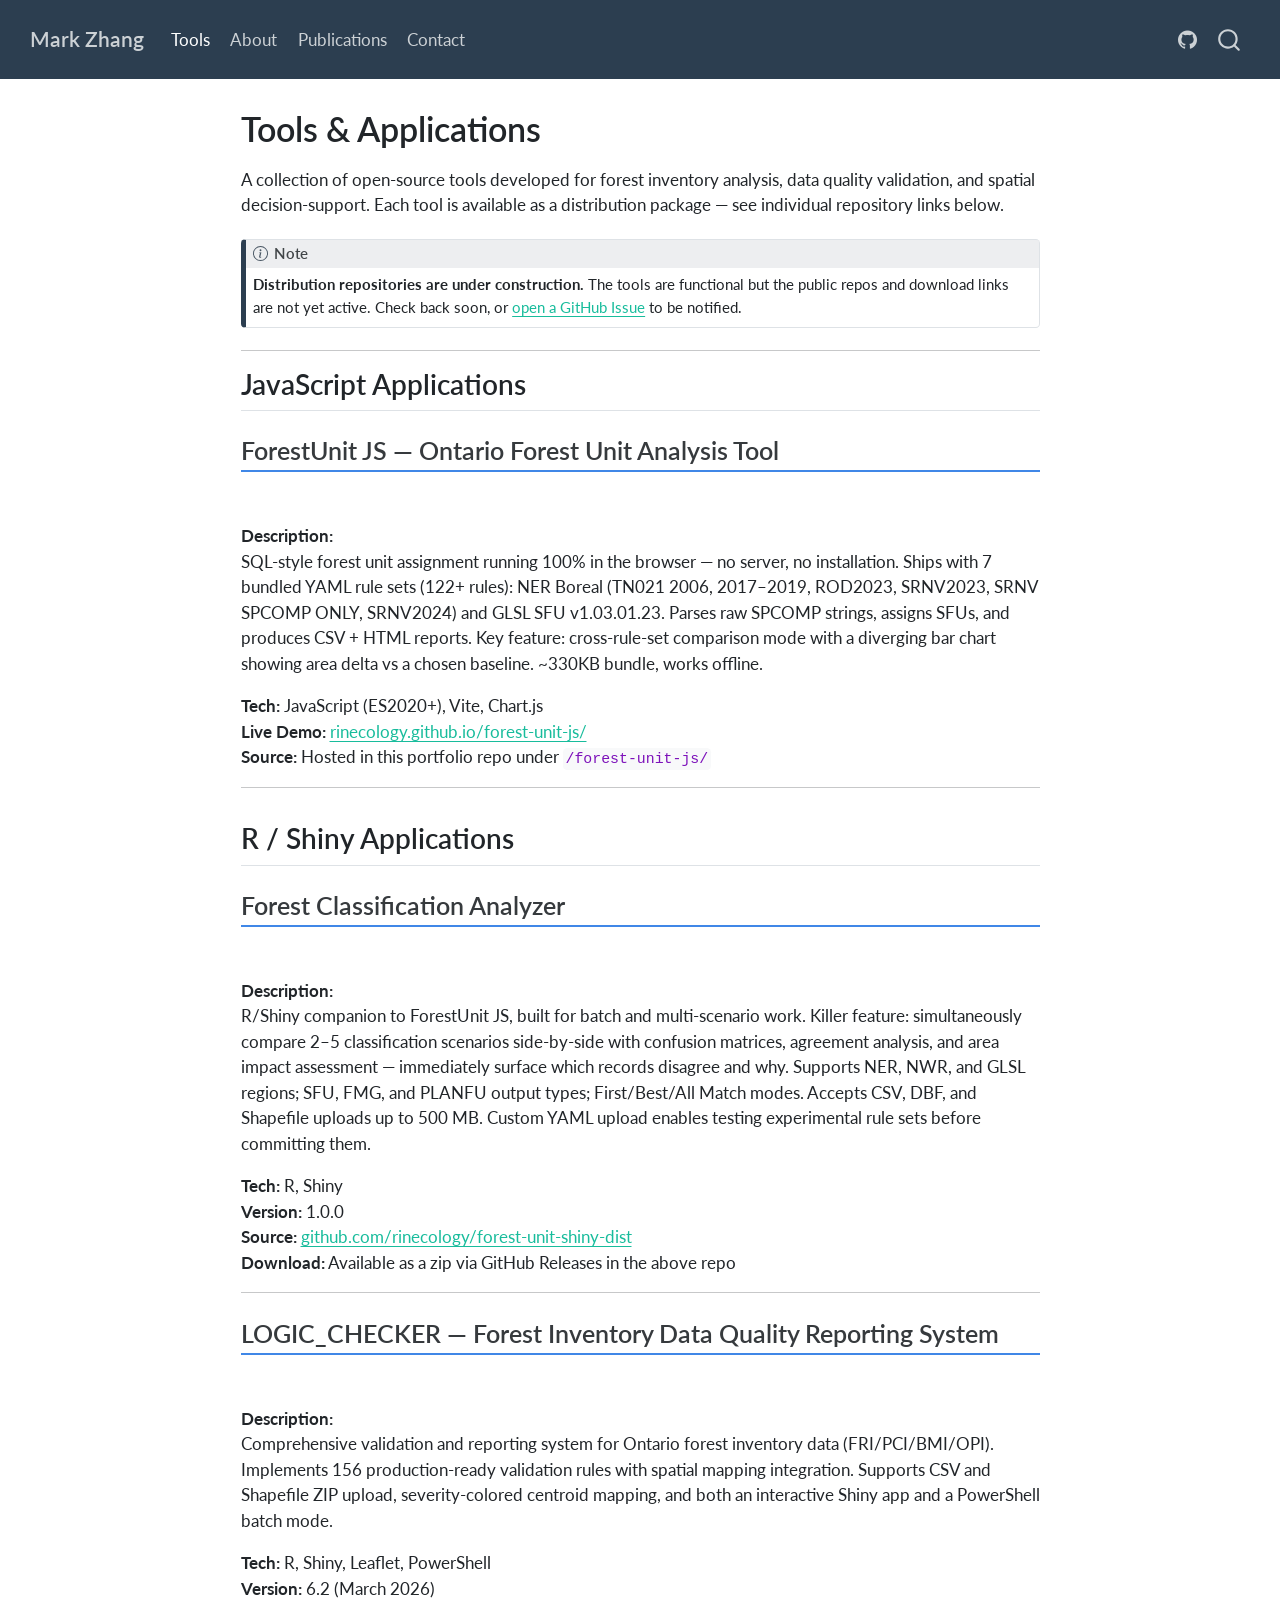
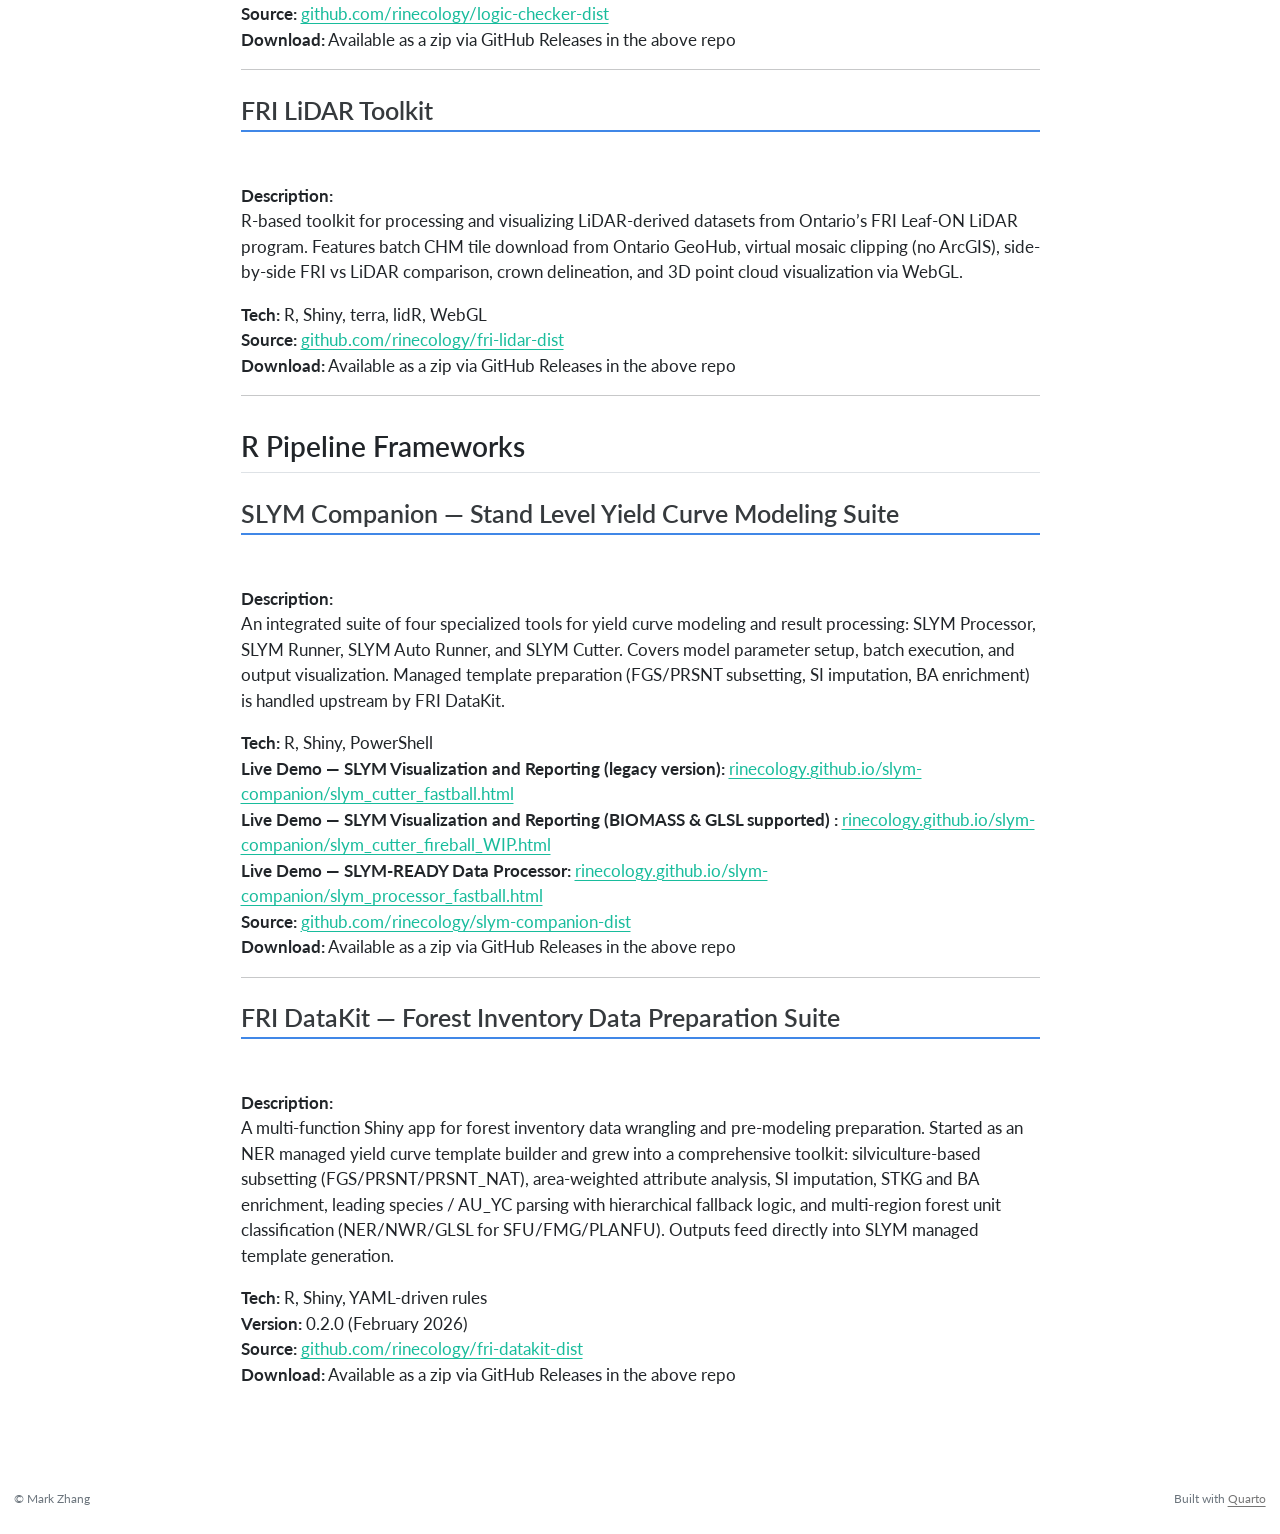
<file: index.html>
<!DOCTYPE html>
<html xmlns="http://www.w3.org/1999/xhtml" lang="en" xml:lang="en"><head>

<meta charset="utf-8">
<meta name="generator" content="quarto-1.7.31">

<meta name="viewport" content="width=device-width, initial-scale=1.0, user-scalable=yes">


<title>Tools &amp; Applications – Mark Zhang</title>
<style>
code{white-space: pre-wrap;}
span.smallcaps{font-variant: small-caps;}
div.columns{display: flex; gap: min(4vw, 1.5em);}
div.column{flex: auto; overflow-x: auto;}
div.hanging-indent{margin-left: 1.5em; text-indent: -1.5em;}
ul.task-list{list-style: none;}
ul.task-list li input[type="checkbox"] {
  width: 0.8em;
  margin: 0 0.8em 0.2em -1em; /* quarto-specific, see https://github.com/quarto-dev/quarto-cli/issues/4556 */ 
  vertical-align: middle;
}
</style>


<script src="site_libs/quarto-nav/quarto-nav.js"></script>
<script src="site_libs/quarto-nav/headroom.min.js"></script>
<script src="site_libs/clipboard/clipboard.min.js"></script>
<script src="site_libs/quarto-search/autocomplete.umd.js"></script>
<script src="site_libs/quarto-search/fuse.min.js"></script>
<script src="site_libs/quarto-search/quarto-search.js"></script>
<meta name="quarto:offset" content="./">
<script src="site_libs/quarto-html/quarto.js" type="module"></script>
<script src="site_libs/quarto-html/tabsets/tabsets.js" type="module"></script>
<script src="site_libs/quarto-html/popper.min.js"></script>
<script src="site_libs/quarto-html/tippy.umd.min.js"></script>
<script src="site_libs/quarto-html/anchor.min.js"></script>
<link href="site_libs/quarto-html/tippy.css" rel="stylesheet">
<link href="site_libs/quarto-html/quarto-syntax-highlighting-e1a5c8363afafaef2c763b6775fbf3ca.css" rel="stylesheet" id="quarto-text-highlighting-styles">
<script src="site_libs/bootstrap/bootstrap.min.js"></script>
<link href="site_libs/bootstrap/bootstrap-icons.css" rel="stylesheet">
<link href="site_libs/bootstrap/bootstrap-cc63fce9873912f1bbbccf05079cc9ea.min.css" rel="stylesheet" append-hash="true" id="quarto-bootstrap" data-mode="light">
<script id="quarto-search-options" type="application/json">{
  "location": "navbar",
  "copy-button": false,
  "collapse-after": 3,
  "panel-placement": "end",
  "type": "overlay",
  "limit": 50,
  "keyboard-shortcut": [
    "f",
    "/",
    "s"
  ],
  "show-item-context": false,
  "language": {
    "search-no-results-text": "No results",
    "search-matching-documents-text": "matching documents",
    "search-copy-link-title": "Copy link to search",
    "search-hide-matches-text": "Hide additional matches",
    "search-more-match-text": "more match in this document",
    "search-more-matches-text": "more matches in this document",
    "search-clear-button-title": "Clear",
    "search-text-placeholder": "",
    "search-detached-cancel-button-title": "Cancel",
    "search-submit-button-title": "Submit",
    "search-label": "Search"
  }
}</script>


<link rel="stylesheet" href="styles.css">
</head>

<body class="nav-fixed fullcontent quarto-light">

<div id="quarto-search-results"></div>
  <header id="quarto-header" class="headroom fixed-top">
    <nav class="navbar navbar-expand-lg " data-bs-theme="dark">
      <div class="navbar-container container-fluid">
      <div class="navbar-brand-container mx-auto">
    <a class="navbar-brand" href="./index.html">
    <span class="navbar-title">Mark Zhang</span>
    </a>
  </div>
            <div id="quarto-search" class="" title="Search"></div>
          <button class="navbar-toggler" type="button" data-bs-toggle="collapse" data-bs-target="#navbarCollapse" aria-controls="navbarCollapse" role="menu" aria-expanded="false" aria-label="Toggle navigation" onclick="if (window.quartoToggleHeadroom) { window.quartoToggleHeadroom(); }">
  <span class="navbar-toggler-icon"></span>
</button>
          <div class="collapse navbar-collapse" id="navbarCollapse">
            <ul class="navbar-nav navbar-nav-scroll me-auto">
  <li class="nav-item">
    <a class="nav-link active" href="./index.html" aria-current="page"> 
<span class="menu-text">Tools</span></a>
  </li>  
  <li class="nav-item">
    <a class="nav-link" href="./about.html"> 
<span class="menu-text">About</span></a>
  </li>  
  <li class="nav-item">
    <a class="nav-link" href="./publications.html"> 
<span class="menu-text">Publications</span></a>
  </li>  
  <li class="nav-item">
    <a class="nav-link" href="./contact.html"> 
<span class="menu-text">Contact</span></a>
  </li>  
</ul>
            <ul class="navbar-nav navbar-nav-scroll ms-auto">
  <li class="nav-item compact">
    <a class="nav-link" href="https://github.com/rinecology"> <i class="bi bi-github" role="img">
</i> 
<span class="menu-text"></span></a>
  </li>  
</ul>
          </div> <!-- /navcollapse -->
            <div class="quarto-navbar-tools">
</div>
      </div> <!-- /container-fluid -->
    </nav>
</header>
<!-- content -->
<div id="quarto-content" class="quarto-container page-columns page-rows-contents page-layout-article page-navbar">
<!-- sidebar -->
<!-- margin-sidebar -->
    
<!-- main -->
<main class="content" id="quarto-document-content">

<header id="title-block-header" class="quarto-title-block default">
<div class="quarto-title">
<h1 class="title">Tools &amp; Applications</h1>
</div>



<div class="quarto-title-meta">

    
  
    
  </div>
  


</header>


<p>A collection of open-source tools developed for forest inventory analysis, data quality validation, and spatial decision-support. Each tool is available as a distribution package — see individual repository links below.</p>
<div class="callout callout-style-default callout-note callout-titled">
<div class="callout-header d-flex align-content-center">
<div class="callout-icon-container">
<i class="callout-icon"></i>
</div>
<div class="callout-title-container flex-fill">
Note
</div>
</div>
<div class="callout-body-container callout-body">
<p><strong>Distribution repositories are under construction.</strong> The tools are functional but the public repos and download links are not yet active. Check back soon, or <a href="https://github.com/rinecology">open a GitHub Issue</a> to be notified.</p>
</div>
</div>
<hr>
<section id="javascript-applications" class="level2">
<h2 class="anchored" data-anchor-id="javascript-applications">JavaScript Applications</h2>
<section id="forestunit-js-ontario-forest-unit-analysis-tool" class="level3">
<h3 class="anchored" data-anchor-id="forestunit-js-ontario-forest-unit-analysis-tool">ForestUnit JS — Ontario Forest Unit Analysis Tool</h3>
<p><img src="images/screenshots/forest-unit.png" class="img-fluid"></p>
<p><strong>Description:</strong><br>
SQL-style forest unit assignment running 100% in the browser — no server, no installation. Ships with 7 bundled YAML rule sets (122+ rules): NER Boreal (TN021 2006, 2017–2019, ROD2023, SRNV2023, SRNV SPCOMP ONLY, SRNV2024) and GLSL SFU v1.03.01.23. Parses raw SPCOMP strings, assigns SFUs, and produces CSV + HTML reports. Key feature: cross-rule-set comparison mode with a diverging bar chart showing area delta vs a chosen baseline. ~330KB bundle, works offline.</p>
<p><strong>Tech:</strong> JavaScript (ES2020+), Vite, Chart.js<br>
<strong>Live Demo:</strong> <a href="https://rinecology.github.io/forest-unit-js/">rinecology.github.io/forest-unit-js/</a><br>
<strong>Source:</strong> Hosted in this portfolio repo under <code>/forest-unit-js/</code></p>
<hr>
</section>
</section>
<section id="r-shiny-applications" class="level2">
<h2 class="anchored" data-anchor-id="r-shiny-applications">R / Shiny Applications</h2>
<section id="forest-classification-analyzer" class="level3">
<h3 class="anchored" data-anchor-id="forest-classification-analyzer">Forest Classification Analyzer</h3>
<p><img src="images/screenshots/forest-unit-shiny.png" class="img-fluid"></p>
<p><strong>Description:</strong><br>
R/Shiny companion to ForestUnit JS, built for batch and multi-scenario work. Killer feature: simultaneously compare 2–5 classification scenarios side-by-side with confusion matrices, agreement analysis, and area impact assessment — immediately surface which records disagree and why. Supports NER, NWR, and GLSL regions; SFU, FMG, and PLANFU output types; First/Best/All Match modes. Accepts CSV, DBF, and Shapefile uploads up to 500 MB. Custom YAML upload enables testing experimental rule sets before committing them.</p>
<p><strong>Tech:</strong> R, Shiny<br>
<strong>Version:</strong> 1.0.0<br>
<strong>Source:</strong> <a href="https://github.com/rinecology/forest-unit-shiny-dist">github.com/rinecology/forest-unit-shiny-dist</a><br>
<strong>Download:</strong> Available as a zip via GitHub Releases in the above repo</p>
<hr>
</section>
<section id="logic_checker-forest-inventory-data-quality-reporting-system" class="level3">
<h3 class="anchored" data-anchor-id="logic_checker-forest-inventory-data-quality-reporting-system">LOGIC_CHECKER — Forest Inventory Data Quality Reporting System</h3>
<p><img src="images/screenshots/logic-checker.png" class="img-fluid"></p>
<p><strong>Description:</strong><br>
Comprehensive validation and reporting system for Ontario forest inventory data (FRI/PCI/BMI/OPI). Implements 156 production-ready validation rules with spatial mapping integration. Supports CSV and Shapefile ZIP upload, severity-colored centroid mapping, and both an interactive Shiny app and a PowerShell batch mode.</p>
<p><strong>Tech:</strong> R, Shiny, Leaflet, PowerShell<br>
<strong>Version:</strong> 6.2 (March 2026)<br>
<strong>Source:</strong> <a href="https://github.com/rinecology/logic-checker-dist">github.com/rinecology/logic-checker-dist</a><br>
<strong>Download:</strong> Available as a zip via GitHub Releases in the above repo</p>
<hr>
</section>
<section id="fri-lidar-toolkit" class="level3">
<h3 class="anchored" data-anchor-id="fri-lidar-toolkit">FRI LiDAR Toolkit</h3>
<p><img src="images/screenshots/fri-lidar.png" class="img-fluid"></p>
<p><strong>Description:</strong><br>
R-based toolkit for processing and visualizing LiDAR-derived datasets from Ontario’s FRI Leaf-ON LiDAR program. Features batch CHM tile download from Ontario GeoHub, virtual mosaic clipping (no ArcGIS), side-by-side FRI vs LiDAR comparison, crown delineation, and 3D point cloud visualization via WebGL.</p>
<p><strong>Tech:</strong> R, Shiny, terra, lidR, WebGL<br>
<strong>Source:</strong> <a href="https://github.com/rinecology/fri-lidar-dist">github.com/rinecology/fri-lidar-dist</a><br>
<strong>Download:</strong> Available as a zip via GitHub Releases in the above repo</p>
<hr>
</section>
</section>
<section id="r-pipeline-frameworks" class="level2">
<h2 class="anchored" data-anchor-id="r-pipeline-frameworks">R Pipeline Frameworks</h2>
<section id="slym-companion-stand-level-yield-curve-modeling-suite" class="level3">
<h3 class="anchored" data-anchor-id="slym-companion-stand-level-yield-curve-modeling-suite">SLYM Companion — Stand Level Yield Curve Modeling Suite</h3>
<p><img src="images/screenshots/slym.png" class="img-fluid"></p>
<p><strong>Description:</strong><br>
An integrated suite of four specialized tools for yield curve modeling and result processing: SLYM Processor, SLYM Runner, SLYM Auto Runner, and SLYM Cutter. Covers model parameter setup, batch execution, and output visualization. Managed template preparation (FGS/PRSNT subsetting, SI imputation, BA enrichment) is handled upstream by FRI DataKit.</p>
<p><strong>Tech:</strong> R, Shiny, PowerShell<br>
<strong>Live Demo — SLYM Visualization and Reporting (legacy version):</strong> <a href="https://rinecology.github.io/slym-companion/slym_cutter_fastball.html">rinecology.github.io/slym-companion/slym_cutter_fastball.html</a><br>
<strong>Live Demo — SLYM Visualization and Reporting (BIOMASS & GLSL supported) :</strong> <a href="https://rinecology.github.io/slym-companion/slym_cutter_fireball_WIP.html">rinecology.github.io/slym-companion/slym_cutter_fireball_WIP.html</a><br>
<strong>Live Demo — SLYM-READY Data Processor:</strong> <a href="https://rinecology.github.io/slym-companion/slym_processor_fastball.html">rinecology.github.io/slym-companion/slym_processor_fastball.html</a><br>
<strong>Source:</strong> <a href="https://github.com/rinecology/slym-companion-dist">github.com/rinecology/slym-companion-dist</a><br>
<strong>Download:</strong> Available as a zip via GitHub Releases in the above repo</p>
<hr>
</section>
<section id="fri-datakit-forest-inventory-data-preparation-suite" class="level3">
<h3 class="anchored" data-anchor-id="fri-datakit-forest-inventory-data-preparation-suite">FRI DataKit — Forest Inventory Data Preparation Suite</h3>
<p><img src="images/screenshots/fri-datakit.png" class="img-fluid"></p>
<p><strong>Description:</strong><br>
A multi-function Shiny app for forest inventory data wrangling and pre-modeling preparation. Started as an NER managed yield curve template builder and grew into a comprehensive toolkit: silviculture-based subsetting (FGS/PRSNT/PRSNT_NAT), area-weighted attribute analysis, SI imputation, STKG and BA enrichment, leading species / AU_YC parsing with hierarchical fallback logic, and multi-region forest unit classification (NER/NWR/GLSL for SFU/FMG/PLANFU). Outputs feed directly into SLYM managed template generation.</p>
<p><strong>Tech:</strong> R, Shiny, YAML-driven rules<br>
<strong>Version:</strong> 0.2.0 (February 2026)<br>
<strong>Source:</strong> <a href="https://github.com/rinecology/fri-datakit-dist">github.com/rinecology/fri-datakit-dist</a><br>
<strong>Download:</strong> Available as a zip via GitHub Releases in the above repo</p>


</section>
</section>

</main> <!-- /main -->
<script id="quarto-html-after-body" type="application/javascript">
  window.document.addEventListener("DOMContentLoaded", function (event) {
    const icon = "";
    const anchorJS = new window.AnchorJS();
    anchorJS.options = {
      placement: 'right',
      icon: icon
    };
    anchorJS.add('.anchored');
    const isCodeAnnotation = (el) => {
      for (const clz of el.classList) {
        if (clz.startsWith('code-annotation-')) {                     
          return true;
        }
      }
      return false;
    }
    const onCopySuccess = function(e) {
      // button target
      const button = e.trigger;
      // don't keep focus
      button.blur();
      // flash "checked"
      button.classList.add('code-copy-button-checked');
      var currentTitle = button.getAttribute("title");
      button.setAttribute("title", "Copied!");
      let tooltip;
      if (window.bootstrap) {
        button.setAttribute("data-bs-toggle", "tooltip");
        button.setAttribute("data-bs-placement", "left");
        button.setAttribute("data-bs-title", "Copied!");
        tooltip = new bootstrap.Tooltip(button, 
          { trigger: "manual", 
            customClass: "code-copy-button-tooltip",
            offset: [0, -8]});
        tooltip.show();    
      }
      setTimeout(function() {
        if (tooltip) {
          tooltip.hide();
          button.removeAttribute("data-bs-title");
          button.removeAttribute("data-bs-toggle");
          button.removeAttribute("data-bs-placement");
        }
        button.setAttribute("title", currentTitle);
        button.classList.remove('code-copy-button-checked');
      }, 1000);
      // clear code selection
      e.clearSelection();
    }
    const getTextToCopy = function(trigger) {
        const codeEl = trigger.previousElementSibling.cloneNode(true);
        for (const childEl of codeEl.children) {
          if (isCodeAnnotation(childEl)) {
            childEl.remove();
          }
        }
        return codeEl.innerText;
    }
    const clipboard = new window.ClipboardJS('.code-copy-button:not([data-in-quarto-modal])', {
      text: getTextToCopy
    });
    clipboard.on('success', onCopySuccess);
    if (window.document.getElementById('quarto-embedded-source-code-modal')) {
      const clipboardModal = new window.ClipboardJS('.code-copy-button[data-in-quarto-modal]', {
        text: getTextToCopy,
        container: window.document.getElementById('quarto-embedded-source-code-modal')
      });
      clipboardModal.on('success', onCopySuccess);
    }
      var localhostRegex = new RegExp(/^(?:http|https):\/\/localhost\:?[0-9]*\//);
      var mailtoRegex = new RegExp(/^mailto:/);
        var filterRegex = new RegExp("https:\/\/rinecology\.github\.io\/");
      var isInternal = (href) => {
          return filterRegex.test(href) || localhostRegex.test(href) || mailtoRegex.test(href);
      }
      // Inspect non-navigation links and adorn them if external
     var links = window.document.querySelectorAll('a[href]:not(.nav-link):not(.navbar-brand):not(.toc-action):not(.sidebar-link):not(.sidebar-item-toggle):not(.pagination-link):not(.no-external):not([aria-hidden]):not(.dropdown-item):not(.quarto-navigation-tool):not(.about-link)');
      for (var i=0; i<links.length; i++) {
        const link = links[i];
        if (!isInternal(link.href)) {
          // undo the damage that might have been done by quarto-nav.js in the case of
          // links that we want to consider external
          if (link.dataset.originalHref !== undefined) {
            link.href = link.dataset.originalHref;
          }
        }
      }
    function tippyHover(el, contentFn, onTriggerFn, onUntriggerFn) {
      const config = {
        allowHTML: true,
        maxWidth: 500,
        delay: 100,
        arrow: false,
        appendTo: function(el) {
            return el.parentElement;
        },
        interactive: true,
        interactiveBorder: 10,
        theme: 'quarto',
        placement: 'bottom-start',
      };
      if (contentFn) {
        config.content = contentFn;
      }
      if (onTriggerFn) {
        config.onTrigger = onTriggerFn;
      }
      if (onUntriggerFn) {
        config.onUntrigger = onUntriggerFn;
      }
      window.tippy(el, config); 
    }
    const noterefs = window.document.querySelectorAll('a[role="doc-noteref"]');
    for (var i=0; i<noterefs.length; i++) {
      const ref = noterefs[i];
      tippyHover(ref, function() {
        // use id or data attribute instead here
        let href = ref.getAttribute('data-footnote-href') || ref.getAttribute('href');
        try { href = new URL(href).hash; } catch {}
        const id = href.replace(/^#\/?/, "");
        const note = window.document.getElementById(id);
        if (note) {
          return note.innerHTML;
        } else {
          return "";
        }
      });
    }
    const xrefs = window.document.querySelectorAll('a.quarto-xref');
    const processXRef = (id, note) => {
      // Strip column container classes
      const stripColumnClz = (el) => {
        el.classList.remove("page-full", "page-columns");
        if (el.children) {
          for (const child of el.children) {
            stripColumnClz(child);
          }
        }
      }
      stripColumnClz(note)
      if (id === null || id.startsWith('sec-')) {
        // Special case sections, only their first couple elements
        const container = document.createElement("div");
        if (note.children && note.children.length > 2) {
          container.appendChild(note.children[0].cloneNode(true));
          for (let i = 1; i < note.children.length; i++) {
            const child = note.children[i];
            if (child.tagName === "P" && child.innerText === "") {
              continue;
            } else {
              container.appendChild(child.cloneNode(true));
              break;
            }
          }
          if (window.Quarto?.typesetMath) {
            window.Quarto.typesetMath(container);
          }
          return container.innerHTML
        } else {
          if (window.Quarto?.typesetMath) {
            window.Quarto.typesetMath(note);
          }
          return note.innerHTML;
        }
      } else {
        // Remove any anchor links if they are present
        const anchorLink = note.querySelector('a.anchorjs-link');
        if (anchorLink) {
          anchorLink.remove();
        }
        if (window.Quarto?.typesetMath) {
          window.Quarto.typesetMath(note);
        }
        if (note.classList.contains("callout")) {
          return note.outerHTML;
        } else {
          return note.innerHTML;
        }
      }
    }
    for (var i=0; i<xrefs.length; i++) {
      const xref = xrefs[i];
      tippyHover(xref, undefined, function(instance) {
        instance.disable();
        let url = xref.getAttribute('href');
        let hash = undefined; 
        if (url.startsWith('#')) {
          hash = url;
        } else {
          try { hash = new URL(url).hash; } catch {}
        }
        if (hash) {
          const id = hash.replace(/^#\/?/, "");
          const note = window.document.getElementById(id);
          if (note !== null) {
            try {
              const html = processXRef(id, note.cloneNode(true));
              instance.setContent(html);
            } finally {
              instance.enable();
              instance.show();
            }
          } else {
            // See if we can fetch this
            fetch(url.split('#')[0])
            .then(res => res.text())
            .then(html => {
              const parser = new DOMParser();
              const htmlDoc = parser.parseFromString(html, "text/html");
              const note = htmlDoc.getElementById(id);
              if (note !== null) {
                const html = processXRef(id, note);
                instance.setContent(html);
              } 
            }).finally(() => {
              instance.enable();
              instance.show();
            });
          }
        } else {
          // See if we can fetch a full url (with no hash to target)
          // This is a special case and we should probably do some content thinning / targeting
          fetch(url)
          .then(res => res.text())
          .then(html => {
            const parser = new DOMParser();
            const htmlDoc = parser.parseFromString(html, "text/html");
            const note = htmlDoc.querySelector('main.content');
            if (note !== null) {
              // This should only happen for chapter cross references
              // (since there is no id in the URL)
              // remove the first header
              if (note.children.length > 0 && note.children[0].tagName === "HEADER") {
                note.children[0].remove();
              }
              const html = processXRef(null, note);
              instance.setContent(html);
            } 
          }).finally(() => {
            instance.enable();
            instance.show();
          });
        }
      }, function(instance) {
      });
    }
        let selectedAnnoteEl;
        const selectorForAnnotation = ( cell, annotation) => {
          let cellAttr = 'data-code-cell="' + cell + '"';
          let lineAttr = 'data-code-annotation="' +  annotation + '"';
          const selector = 'span[' + cellAttr + '][' + lineAttr + ']';
          return selector;
        }
        const selectCodeLines = (annoteEl) => {
          const doc = window.document;
          const targetCell = annoteEl.getAttribute("data-target-cell");
          const targetAnnotation = annoteEl.getAttribute("data-target-annotation");
          const annoteSpan = window.document.querySelector(selectorForAnnotation(targetCell, targetAnnotation));
          const lines = annoteSpan.getAttribute("data-code-lines").split(",");
          const lineIds = lines.map((line) => {
            return targetCell + "-" + line;
          })
          let top = null;
          let height = null;
          let parent = null;
          if (lineIds.length > 0) {
              //compute the position of the single el (top and bottom and make a div)
              const el = window.document.getElementById(lineIds[0]);
              top = el.offsetTop;
              height = el.offsetHeight;
              parent = el.parentElement.parentElement;
            if (lineIds.length > 1) {
              const lastEl = window.document.getElementById(lineIds[lineIds.length - 1]);
              const bottom = lastEl.offsetTop + lastEl.offsetHeight;
              height = bottom - top;
            }
            if (top !== null && height !== null && parent !== null) {
              // cook up a div (if necessary) and position it 
              let div = window.document.getElementById("code-annotation-line-highlight");
              if (div === null) {
                div = window.document.createElement("div");
                div.setAttribute("id", "code-annotation-line-highlight");
                div.style.position = 'absolute';
                parent.appendChild(div);
              }
              div.style.top = top - 2 + "px";
              div.style.height = height + 4 + "px";
              div.style.left = 0;
              let gutterDiv = window.document.getElementById("code-annotation-line-highlight-gutter");
              if (gutterDiv === null) {
                gutterDiv = window.document.createElement("div");
                gutterDiv.setAttribute("id", "code-annotation-line-highlight-gutter");
                gutterDiv.style.position = 'absolute';
                const codeCell = window.document.getElementById(targetCell);
                const gutter = codeCell.querySelector('.code-annotation-gutter');
                gutter.appendChild(gutterDiv);
              }
              gutterDiv.style.top = top - 2 + "px";
              gutterDiv.style.height = height + 4 + "px";
            }
            selectedAnnoteEl = annoteEl;
          }
        };
        const unselectCodeLines = () => {
          const elementsIds = ["code-annotation-line-highlight", "code-annotation-line-highlight-gutter"];
          elementsIds.forEach((elId) => {
            const div = window.document.getElementById(elId);
            if (div) {
              div.remove();
            }
          });
          selectedAnnoteEl = undefined;
        };
          // Handle positioning of the toggle
      window.addEventListener(
        "resize",
        throttle(() => {
          elRect = undefined;
          if (selectedAnnoteEl) {
            selectCodeLines(selectedAnnoteEl);
          }
        }, 10)
      );
      function throttle(fn, ms) {
      let throttle = false;
      let timer;
        return (...args) => {
          if(!throttle) { // first call gets through
              fn.apply(this, args);
              throttle = true;
          } else { // all the others get throttled
              if(timer) clearTimeout(timer); // cancel #2
              timer = setTimeout(() => {
                fn.apply(this, args);
                timer = throttle = false;
              }, ms);
          }
        };
      }
        // Attach click handler to the DT
        const annoteDls = window.document.querySelectorAll('dt[data-target-cell]');
        for (const annoteDlNode of annoteDls) {
          annoteDlNode.addEventListener('click', (event) => {
            const clickedEl = event.target;
            if (clickedEl !== selectedAnnoteEl) {
              unselectCodeLines();
              const activeEl = window.document.querySelector('dt[data-target-cell].code-annotation-active');
              if (activeEl) {
                activeEl.classList.remove('code-annotation-active');
              }
              selectCodeLines(clickedEl);
              clickedEl.classList.add('code-annotation-active');
            } else {
              // Unselect the line
              unselectCodeLines();
              clickedEl.classList.remove('code-annotation-active');
            }
          });
        }
    const findCites = (el) => {
      const parentEl = el.parentElement;
      if (parentEl) {
        const cites = parentEl.dataset.cites;
        if (cites) {
          return {
            el,
            cites: cites.split(' ')
          };
        } else {
          return findCites(el.parentElement)
        }
      } else {
        return undefined;
      }
    };
    var bibliorefs = window.document.querySelectorAll('a[role="doc-biblioref"]');
    for (var i=0; i<bibliorefs.length; i++) {
      const ref = bibliorefs[i];
      const citeInfo = findCites(ref);
      if (citeInfo) {
        tippyHover(citeInfo.el, function() {
          var popup = window.document.createElement('div');
          citeInfo.cites.forEach(function(cite) {
            var citeDiv = window.document.createElement('div');
            citeDiv.classList.add('hanging-indent');
            citeDiv.classList.add('csl-entry');
            var biblioDiv = window.document.getElementById('ref-' + cite);
            if (biblioDiv) {
              citeDiv.innerHTML = biblioDiv.innerHTML;
            }
            popup.appendChild(citeDiv);
          });
          return popup.innerHTML;
        });
      }
    }
  });
  </script>
</div> <!-- /content -->
<footer class="footer">
  <div class="nav-footer">
    <div class="nav-footer-left">
<p>© Mark Zhang</p>
</div>   
    <div class="nav-footer-center">
      &nbsp;
    </div>
    <div class="nav-footer-right">
<p>Built with <a href="https://quarto.org">Quarto</a></p>
</div>
  </div>
</footer>




</body></html>
</file>
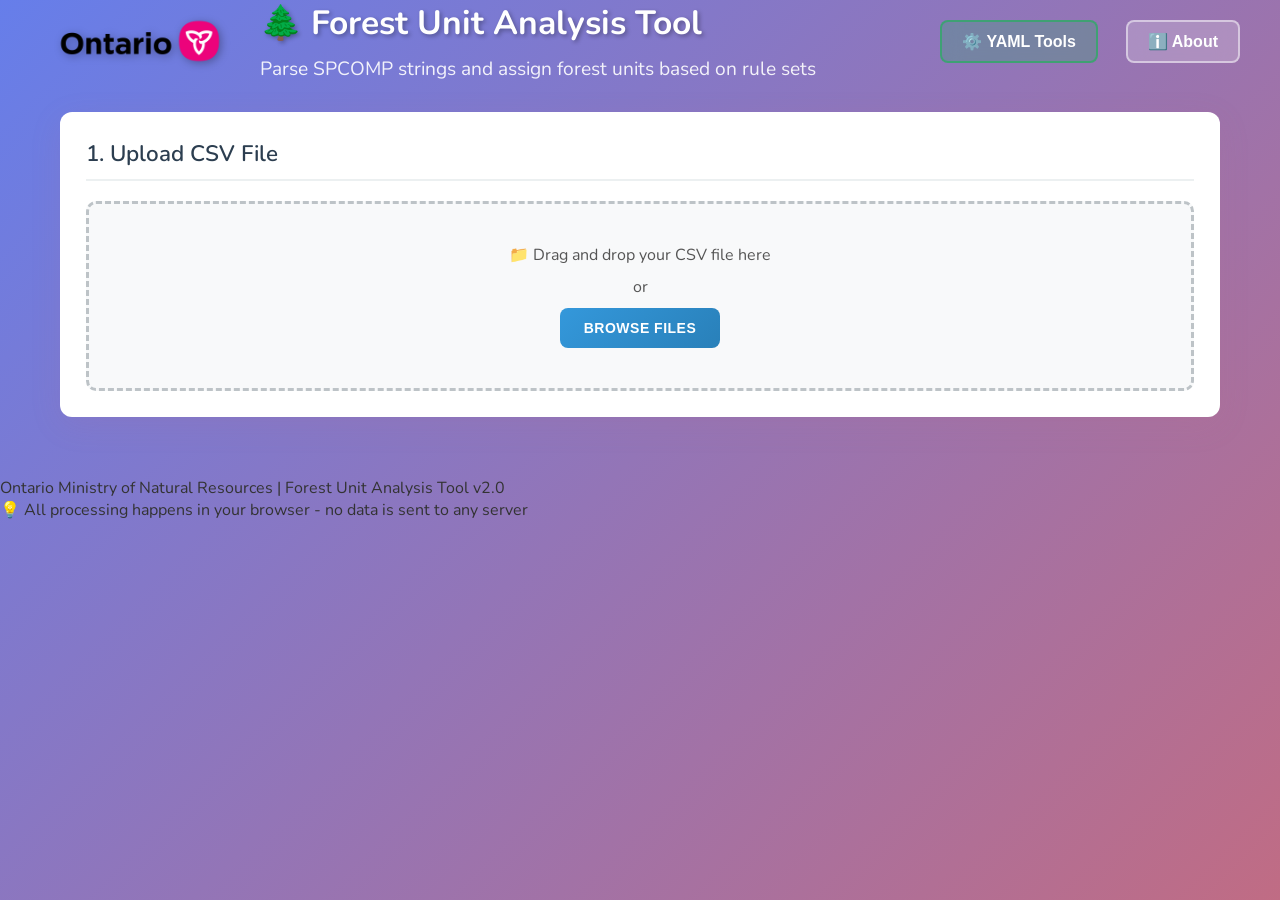
<file: forest-unit-js/index.html>
<!DOCTYPE html>
<html lang="en">
<head>
    <meta charset="UTF-8">
    <meta name="viewport" content="width=device-width, initial-scale=1.0">
    <title>Ontario Forest Unit Analysis Tool</title>
    <link rel="preconnect" href="https://fonts.googleapis.com">
    <link rel="preconnect" href="https://fonts.gstatic.com" crossorigin>
    <link href="https://fonts.googleapis.com/css2?family=Nunito:wght@400;500;600;700&display=swap" rel="stylesheet">
  <script type="module" crossorigin src="./assets/index-DPgpV2bh.js"></script>
  <link rel="modulepreload" crossorigin href="./assets/vendor-C5Clm1IL.js">
  <link rel="stylesheet" crossorigin href="./assets/index-DSDGz1Si.css">
</head>
<body>
    <div id="app">
        <!-- Header -->
        <header>
            <div class="header-content">
                <img src="./ON_POS_LOGO_MAGENTA_RGB.PNG" alt="Ontario Logo" class="ontario-logo">
                <div class="header-text">
                    <h1>🌲 Forest Unit Analysis Tool</h1>
                    <p>Parse SPCOMP strings and assign forest units based on rule sets</p>
                </div>
                <button id="yaml-tools-btn" class="btn-about btn-yaml-tools" title="YAML Rule Set Tools">⚙️ YAML Tools</button>
                <button id="about-btn" class="btn-about" title="About this application">ℹ️ About</button>
            </div>
        </header>

        <!-- Main Content -->
        <main>
            <!-- File Upload Section -->
            <section id="upload-section" class="section">
                <h2>1. Upload CSV File</h2>
                <div id="drop-zone" class="drop-zone">
                    <p>📁 Drag and drop your CSV file here</p>
                    <p>or</p>
                    <button id="browse-btn" class="btn btn-primary">Browse Files</button>
                    <input type="file" id="file-input" accept=".csv" style="display: none;">
                </div>
                <div id="file-info" class="file-info" style="display: none;"></div>
            </section>

            <!-- Configuration Section -->
            <section id="config-section" class="section" style="display: none;">
                <h2>2. Configure Processing</h2>
                <div class="config-form">
                    <div class="form-group">
                        <label>Forest Unit Rule Sets <small>(select 2+ to compare)</small>:</label>
                        <div class="rule-set-controls">
                            <button type="button" id="select-all-rs" class="btn-link">Select All</button>
                            <span>|</span>
                            <button type="button" id="deselect-all-rs" class="btn-link">Deselect All</button>
                        </div>
                        <div id="rule-set-list" class="rule-set-checklist">
                            <!-- Populated dynamically from YAML rule files -->
                        </div>
                    </div>

                    <div class="form-group">
                        <label>Load Custom Rule Set (YAML):</label>
                        <div class="yaml-upload-row">
                            <button id="load-yaml-btn" class="btn btn-secondary">📂 Load YAML File</button>
                            <input type="file" id="yaml-file-input" accept=".yml,.yaml" style="display: none;">
                            <span id="yaml-status" class="yaml-status"></span>
                        </div>
                    </div>
                    
                    <div class="form-group">
                        <label for="area-column">Area Column:</label>
                        <select id="area-column" class="form-control">
                            <option value="">None (use record count)</option>
                        </select>
                        <small id="area-column-hint" class="form-hint"></small>
                    </div>

                    <div class="form-group">
                        <label for="spcomp-field">SPCOMP Field Name:</label>
                        <select id="spcomp-field" class="form-control"></select>
                        <small id="spcomp-field-hint" class="form-hint"></small>
                    </div>

                    <div class="form-group">
                        <label for="sfu-column">Prior SFU Column <small>(optional, for AU rule sets)</small>:</label>
                        <select id="sfu-column" class="form-control"></select>
                        <small id="sfu-column-hint" class="form-hint"></small>
                    </div>

                    <div class="form-group">
                        <label for="ecosite-column">Ecosite Column <small>(optional)</small>:</label>
                        <select id="ecosite-column" class="form-control"></select>
                        <small id="ecosite-column-hint" class="form-hint"></small>
                    </div>

                    <div class="form-group">
                        <label class="checkbox-label">
                            <input type="checkbox" id="all-matches-mode">
                            Show all matching rules <small>(adds AllMatches &amp; MatchCount columns)</small>
                        </label>
                    </div>
                    
                    <button id="process-btn" class="btn btn-success">🚀 Process Data</button>
                </div>
            </section>

            <!-- Processing Section -->
            <section id="processing-section" class="section" style="display: none;">
                <h2>⏳ Processing...</h2>
                <div class="progress-bar">
                    <div id="progress" class="progress-fill"></div>
                </div>
                <p id="status-text">Starting processing...</p>
            </section>

            <!-- Results Section -->
            <section id="results-section" class="section" style="display: none;">
                <h2>✅ Results</h2>
                
                <div class="results-summary">
                    <div class="summary-card">
                        <h3>Total Records</h3>
                        <p id="total-records" class="stat">0</p>
                    </div>
                    <div class="summary-card">
                        <h3>Successfully Assigned</h3>
                        <p id="assigned-records" class="stat">0</p>
                    </div>
                    <div class="summary-card">
                        <h3>Unassigned</h3>
                        <p id="unassigned-records" class="stat">0</p>
                    </div>
                    <div class="summary-card">
                        <h3>Anomalies</h3>
                        <p id="anomaly-count" class="stat">0</p>
                    </div>
                </div>

                <div class="results-actions">
                    <button id="download-csv-btn" class="btn btn-primary">📊 Download Results CSV</button>
                    <button id="download-report-btn" class="btn btn-primary">📄 Download HTML Report</button>
                    <button id="reset-btn" class="btn btn-secondary">🔄 Process Another File</button>
                </div>

                <!-- Results Table -->
                <div id="results-table-container" class="table-container">
                    <h3>Preview (First 100 rows)</h3>
                    <div id="results-table"></div>
                </div>
            </section>
            <!-- Comparison Section -->
            <section id="comparison-section" class="section" style="display: none;">
                <h2>📊 Rule Set Comparison</h2>

                <div class="results-summary">
                    <div class="summary-card">
                        <h3>Total Records</h3>
                        <p id="comp-total-records" class="stat">0</p>
                    </div>
                    <div class="summary-card">
                        <h3>Rule Sets</h3>
                        <p id="comp-ruleset-count" class="stat">0</p>
                    </div>
                    <div class="summary-card">
                        <h3>Forest Units</h3>
                        <p id="comp-sfu-count" class="stat">0</p>
                    </div>
                    <div class="summary-card">
                        <h3>Area Unit</h3>
                        <p id="comp-area-unit" class="stat">ha</p>
                    </div>
                </div>

                <div class="comparison-controls">
                    <div class="form-group">
                        <label for="baseline-select">Baseline Rule Set:</label>
                        <select id="baseline-select" class="form-control"></select>
                    </div>
                </div>

                <div class="comparison-chart-container">
                    <canvas id="comparison-chart"></canvas>
                </div>

                <div id="comparison-table-container" class="table-container"></div>

                <div class="results-actions">
                    <button id="download-comparison-csv" class="btn btn-primary">📊 Download Comparison CSV</button>
                    <button id="download-merged-csv" class="btn btn-primary">📋 Download Full Results CSV</button>
                    <button id="download-comparison-report" class="btn btn-primary">📄 Download Comparison Report</button>
                    <button id="comparison-reset-btn" class="btn btn-secondary">🔄 Process Another File</button>
                </div>
            </section>
        </main>

        <!-- Footer -->
        <footer>
            <p>Ontario Ministry of Natural Resources | Forest Unit Analysis Tool v2.0</p>
            <p>💡 All processing happens in your browser - no data is sent to any server</p>
        </footer>
    </div>

    <!-- About Modal -->
    <div id="about-modal" class="modal" style="display: none;">
        <div class="modal-content">
            <span class="modal-close">&times;</span>
            <div class="about-header">
                <img src="./ON_POS_LOGO_MAGENTA_RGB.PNG" alt="Ontario Logo" class="about-logo">
                <h2>Forest Unit Analysis Tool</h2>
            </div>
            
            <div class="about-body">
                <p class="version"><strong>Version 2.0.0</strong></p>
                
                <h3>Development Team:</h3>
                <ul>
                    <li><strong>Regional Analyst:</strong> Mark Zhang</li>
                    <li>Resource Planning Unit, Regional Operations Division (ROD), MNR</li>
                </ul>
                
                <h3>Collaborators:</h3>
                <ul>
                    <li>To be added later</li>
                </ul>
                
                <h3>License Information:</h3>
                <p>This application is built with modern web technologies and open-source components.</p>
                
                <h4>Web Technologies:</h4>
                <ul>
                    <li>Vite (MIT License)</li>
                    <li>Papa Parse (MIT License)</li>
                    <li>Chart.js (MIT License)</li>
                    <li>Lodash (MIT License)</li>
                    <li>js-yaml (MIT License)</li>
                </ul>
                
                <h4>Application License: MIT License</h4>
                <p><strong>Copyright © 2024–2026 Government of Ontario</strong></p>
                
                <p class="license-text">
                    Permission is hereby granted, free of charge, to any person obtaining a copy of this software
                    and associated documentation files (the "Software"), to deal in the Software without
                    restriction, including without limitation the rights to use, copy, modify, merge, publish,
                    distribute, sublicense, and/or sell copies of the Software.
                </p>
                
                <div class="about-features">
                    <h3>Features:</h3>
                    <ul>
                        <li>✅ Parse Ontario SPCOMP format (flexible and strict parsing)</li>
                        <li>✅ YAML-based rule sets loaded at startup</li>
                        <li>✅ Upload custom YAML rule files at runtime</li>
                        <li>✅ Cross-rule-set comparison with diverging bar chart</li>
                        <li>✅ Area column auto-detection (m², ha, record count)</li>
                        <li>✅ Comprehensive HTML reports with charts</li>
                        <li>✅ CSV export functionality</li>
                        <li>✅ 100% browser-based — no server required</li>
                        <li>✅ All data processing happens locally (privacy guaranteed)</li>
                    </ul>
                </div>
                
                <p class="about-footer">
                    <strong>Ontario Ministry of Natural Resources</strong><br>
                    Regional Operations Division (ROD) | Resource Planning Unit
                </p>
            </div>
        </div>
    </div>

    <!-- YAML Tools Modal -->
    <div id="yaml-tools-modal" class="modal" style="display: none;">
        <div class="modal-content yaml-tools-modal-content">
            <span class="modal-close" id="yaml-tools-close">&times;</span>

            <!-- Modal Header -->
            <div class="yaml-tools-header">
                <h2>⚙️ YAML Rule Set Tools</h2>
                <p>Edit bundled rule sets, validate custom YAML, or convert SQL dictionaries</p>
            </div>

            <!-- Tab Bar -->
            <div class="yaml-tools-tabs">
                <button class="yaml-tab-btn active" data-tab="editor">✏️ YAML Editor</button>
                <button class="yaml-tab-btn" data-tab="converter">🔄 SQL Converter</button>
            </div>

            <!-- ── YAML Editor panel ─────────────────────────────── -->
            <div class="yaml-tab-panel" data-panel="editor">

                <div class="yaml-editor-toolbar">
                    <select id="yaml-load-select" class="form-control yaml-load-select">
                        <option value="">— select a bundled rule set —</option>
                    </select>
                    <button id="yaml-load-into-editor" class="btn btn-secondary btn-sm">📥 Load</button>
                </div>

                <textarea
                    id="yaml-editor-text"
                    class="yaml-editor-textarea"
                    spellcheck="false"
                    placeholder="Paste or load YAML here…"></textarea>

                <div class="yaml-editor-actions">
                    <button id="yaml-validate-btn" class="btn btn-secondary">✓ Validate</button>
                    <button id="yaml-use-btn" class="btn btn-success" disabled>✅ Use as Rule Set</button>
                    <button id="yaml-download-btn" class="btn btn-secondary">💾 Download YAML</button>
                </div>

                <div id="yaml-editor-status" class="yaml-tools-status"></div>

                <p class="conv-hint">The <strong>Use as Rule Set</strong> button loads the validated rule set into the classifier — it will appear in the rule set checklist automatically.</p>
            </div>

            <!-- ── SQL Converter panel ───────────────────────────── -->
            <div class="yaml-tab-panel" data-panel="converter" style="display: none;">

                <div class="conv-hint" style="margin-bottom: 14px;">
                    Convert ArcGIS-style SQL rule sets to YAML.
                    Supports <strong>Python dict</strong> files (the <code>.py</code> source) and
                    <strong>CSV / Excel-export</strong> two-column tables (SFU | SQL).
                </div>

                <!-- Format selector -->
                <div class="radio-group" style="margin-bottom: 16px;">
                    <label><input type="radio" name="conv-format" value="python" checked> Python dict (<code>.py</code>)</label>
                    <label style="margin-left: 20px;"><input type="radio" name="conv-format" value="csv"> CSV / Excel table (<code>.csv</code>)</label>
                </div>

                <!-- Python panel -->
                <div id="conv-python-panel" class="conv-panel">
                    <div class="yaml-editor-toolbar" style="margin-bottom: 8px;">
                        <span class="conv-hint">Paste Python source, or upload a <code>.py</code> file:</span>
                        <label class="btn btn-secondary btn-sm" style="cursor:pointer; margin-bottom:0;">
                            📂 Upload .py
                            <input type="file" id="conv-python-file" accept=".py,.txt" style="display:none;">
                        </label>
                    </div>
                    <textarea
                        id="conv-python-text"
                        class="yaml-editor-textarea"
                        style="min-height: 180px;"
                        spellcheck="false"
                        placeholder="NER_Boreal_SRNV2024 = {
    1:  ['PR1',     &quot;&quot;&quot; (&quot;Pr&quot; >= 70) And &lt;user_defined_sfu_field_name&gt; Is Null &quot;&quot;&quot;, &quot;&quot;, &quot;&quot;&quot;Red pine, plantations&quot;&quot;&quot;],
    ...
}"></textarea>
                    <div class="yaml-editor-actions" style="margin-top: 8px;">
                        <button id="conv-parse-btn" class="btn btn-secondary">🔍 Parse Dicts</button>
                    </div>
                    <div id="conv-dict-row" class="yaml-editor-toolbar" style="margin-top: 10px; display: none;">
                        <select id="conv-select-dict" class="form-control yaml-load-select"></select>
                        <button id="conv-convert-py-btn" class="btn btn-primary btn-sm">⚡ Convert</button>
                    </div>
                </div>

                <!-- CSV panel -->
                <div id="conv-csv-panel" class="conv-panel" style="display: none;">
                    <div class="yaml-editor-toolbar" style="margin-bottom: 8px;">
                        <span class="conv-hint">Paste CSV rows, or upload a <code>.csv</code> / <code>.txt</code> file:</span>
                        <label class="btn btn-secondary btn-sm" style="cursor:pointer; margin-bottom:0;">
                            📂 Upload CSV
                            <input type="file" id="conv-csv-file" accept=".csv,.txt" style="display:none;">
                        </label>
                    </div>
                    <textarea
                        id="conv-csv-text"
                        class="yaml-editor-textarea"
                        style="min-height: 160px;"
                        spellcheck="false"
                        placeholder="[FU DESCRIPTION]
Forest Unit SQL for EcoRegion 4e...
[FU DEFINITIONS]
PR1,Pr>=70 and Pw&lt;30
PW1,Pw>=70 and Pr&lt;30
..."></textarea>
                    <div class="yaml-editor-toolbar" style="margin-top: 10px;">
                        <label class="conv-hint" style="white-space:nowrap;">Rule set name:</label>
                        <input type="text" id="conv-csv-name" class="form-control"
                               placeholder="My_Custom_Rules" style="flex:1; margin: 0 8px;">
                        <button id="conv-convert-csv-btn" class="btn btn-primary btn-sm">⚡ Convert</button>
                    </div>
                </div>

                <div id="conv-status" class="yaml-tools-status" style="margin-top: 10px;"></div>

                <!-- Conversion result -->
                <div id="conv-result-panel" style="display: none; margin-top: 16px;">
                    <hr style="border-color: #e0e0e0; margin-bottom: 14px;">
                    <div id="conv-warnings" class="conv-warnings" style="display: none;"></div>
                    <textarea
                        id="conv-result-yaml"
                        class="yaml-editor-textarea"
                        style="min-height: 220px;"
                        spellcheck="false"
                        readonly></textarea>
                    <div class="yaml-editor-actions" style="margin-top: 8px;">
                        <button id="conv-edit-btn" class="btn btn-secondary">✏️ Edit in YAML Editor</button>
                        <button id="conv-use-btn" class="btn btn-success">✅ Use Directly</button>
                        <button id="conv-download-btn" class="btn btn-secondary">💾 Download</button>
                    </div>
                </div>

            </div><!-- /converter panel -->

        </div><!-- /modal-content -->
    </div><!-- /yaml-tools-modal -->

    <!-- Main application script -->
</body>
</html>
</file>
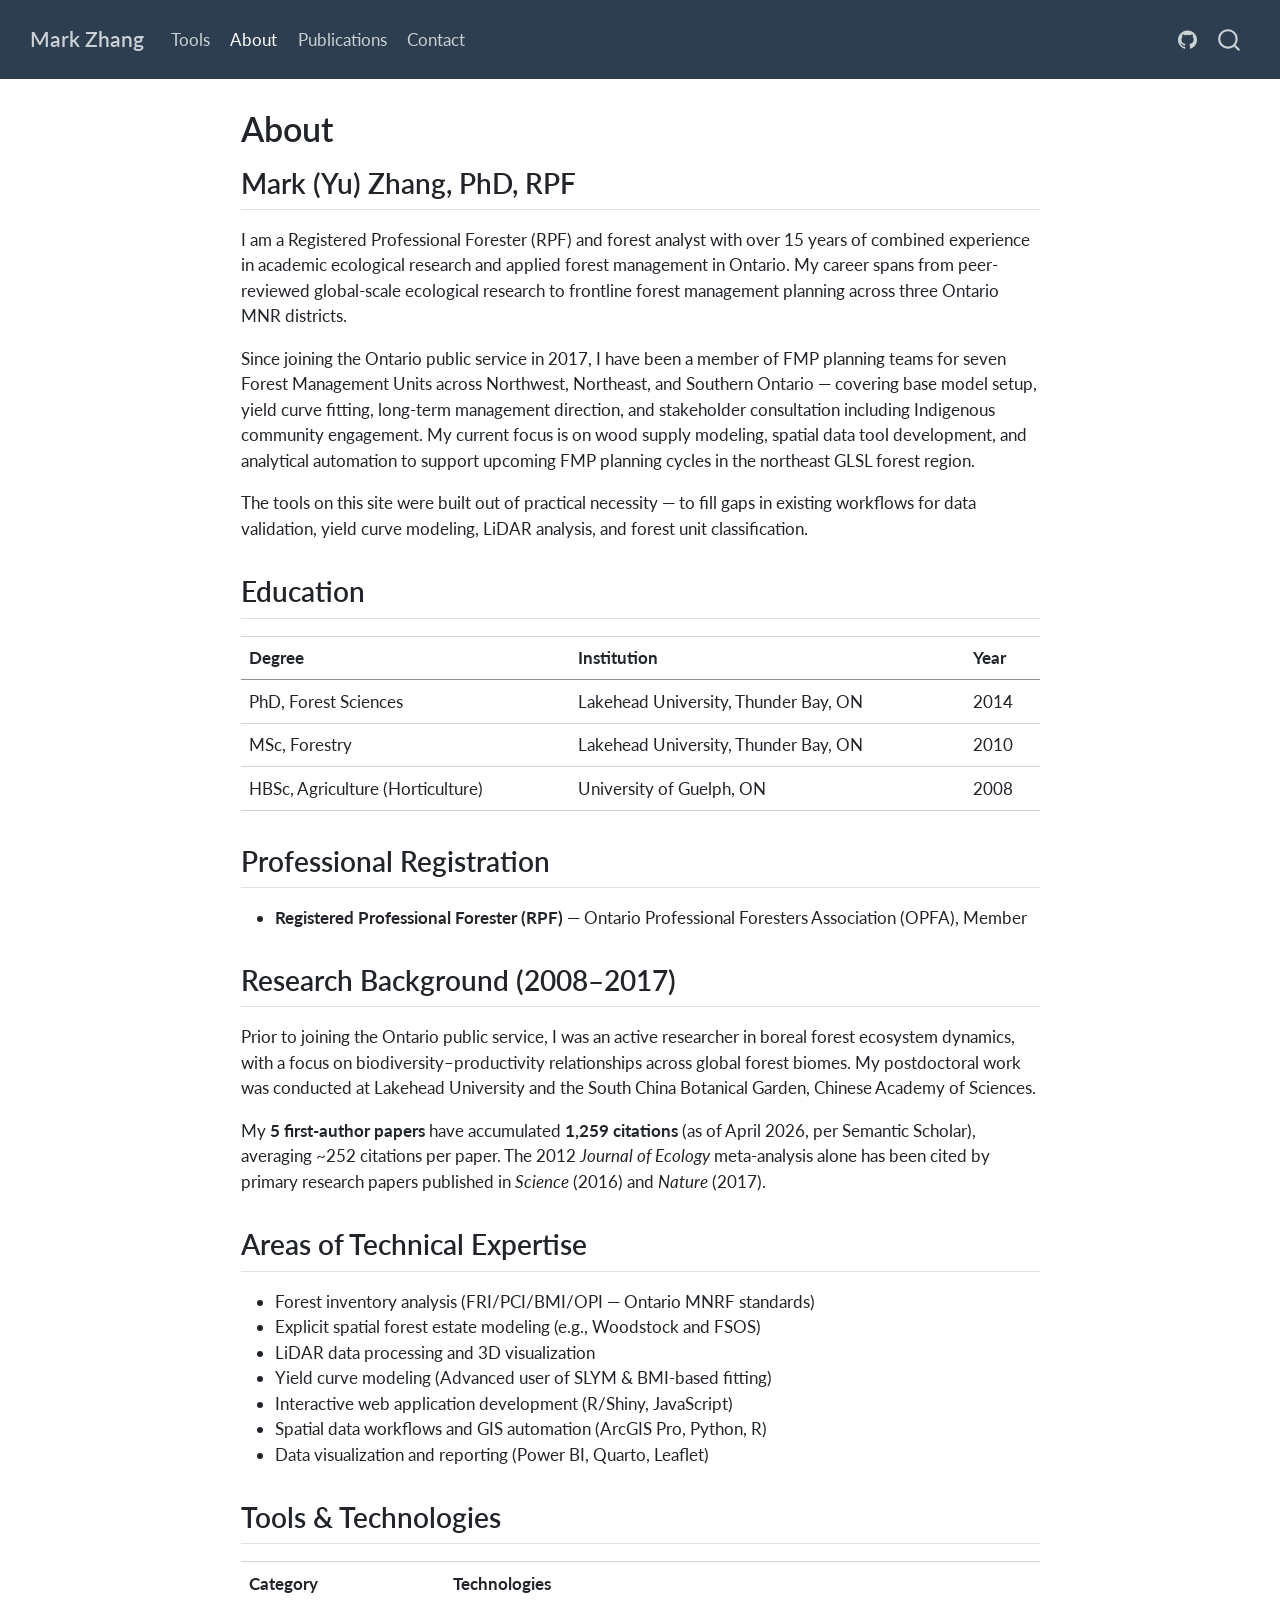
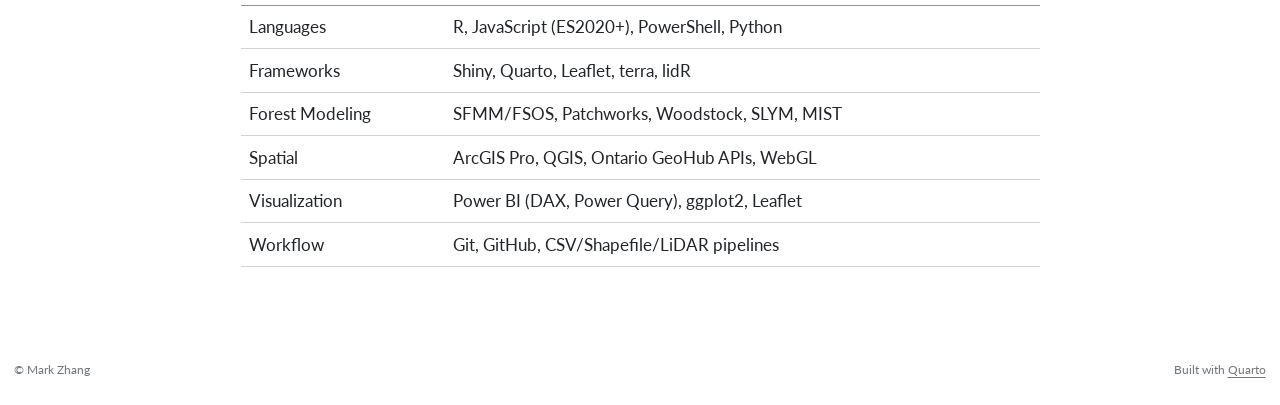
<file: about.html>
<!DOCTYPE html>
<html xmlns="http://www.w3.org/1999/xhtml" lang="en" xml:lang="en"><head>

<meta charset="utf-8">
<meta name="generator" content="quarto-1.7.31">

<meta name="viewport" content="width=device-width, initial-scale=1.0, user-scalable=yes">


<title>About – Mark Zhang</title>
<style>
code{white-space: pre-wrap;}
span.smallcaps{font-variant: small-caps;}
div.columns{display: flex; gap: min(4vw, 1.5em);}
div.column{flex: auto; overflow-x: auto;}
div.hanging-indent{margin-left: 1.5em; text-indent: -1.5em;}
ul.task-list{list-style: none;}
ul.task-list li input[type="checkbox"] {
  width: 0.8em;
  margin: 0 0.8em 0.2em -1em; /* quarto-specific, see https://github.com/quarto-dev/quarto-cli/issues/4556 */ 
  vertical-align: middle;
}
</style>


<script src="site_libs/quarto-nav/quarto-nav.js"></script>
<script src="site_libs/quarto-nav/headroom.min.js"></script>
<script src="site_libs/clipboard/clipboard.min.js"></script>
<script src="site_libs/quarto-search/autocomplete.umd.js"></script>
<script src="site_libs/quarto-search/fuse.min.js"></script>
<script src="site_libs/quarto-search/quarto-search.js"></script>
<meta name="quarto:offset" content="./">
<script src="site_libs/quarto-html/quarto.js" type="module"></script>
<script src="site_libs/quarto-html/tabsets/tabsets.js" type="module"></script>
<script src="site_libs/quarto-html/popper.min.js"></script>
<script src="site_libs/quarto-html/tippy.umd.min.js"></script>
<script src="site_libs/quarto-html/anchor.min.js"></script>
<link href="site_libs/quarto-html/tippy.css" rel="stylesheet">
<link href="site_libs/quarto-html/quarto-syntax-highlighting-e1a5c8363afafaef2c763b6775fbf3ca.css" rel="stylesheet" id="quarto-text-highlighting-styles">
<script src="site_libs/bootstrap/bootstrap.min.js"></script>
<link href="site_libs/bootstrap/bootstrap-icons.css" rel="stylesheet">
<link href="site_libs/bootstrap/bootstrap-cc63fce9873912f1bbbccf05079cc9ea.min.css" rel="stylesheet" append-hash="true" id="quarto-bootstrap" data-mode="light">
<script id="quarto-search-options" type="application/json">{
  "location": "navbar",
  "copy-button": false,
  "collapse-after": 3,
  "panel-placement": "end",
  "type": "overlay",
  "limit": 50,
  "keyboard-shortcut": [
    "f",
    "/",
    "s"
  ],
  "show-item-context": false,
  "language": {
    "search-no-results-text": "No results",
    "search-matching-documents-text": "matching documents",
    "search-copy-link-title": "Copy link to search",
    "search-hide-matches-text": "Hide additional matches",
    "search-more-match-text": "more match in this document",
    "search-more-matches-text": "more matches in this document",
    "search-clear-button-title": "Clear",
    "search-text-placeholder": "",
    "search-detached-cancel-button-title": "Cancel",
    "search-submit-button-title": "Submit",
    "search-label": "Search"
  }
}</script>


<link rel="stylesheet" href="styles.css">
</head>

<body class="nav-fixed fullcontent quarto-light">

<div id="quarto-search-results"></div>
  <header id="quarto-header" class="headroom fixed-top">
    <nav class="navbar navbar-expand-lg " data-bs-theme="dark">
      <div class="navbar-container container-fluid">
      <div class="navbar-brand-container mx-auto">
    <a class="navbar-brand" href="./index.html">
    <span class="navbar-title">Mark Zhang</span>
    </a>
  </div>
            <div id="quarto-search" class="" title="Search"></div>
          <button class="navbar-toggler" type="button" data-bs-toggle="collapse" data-bs-target="#navbarCollapse" aria-controls="navbarCollapse" role="menu" aria-expanded="false" aria-label="Toggle navigation" onclick="if (window.quartoToggleHeadroom) { window.quartoToggleHeadroom(); }">
  <span class="navbar-toggler-icon"></span>
</button>
          <div class="collapse navbar-collapse" id="navbarCollapse">
            <ul class="navbar-nav navbar-nav-scroll me-auto">
  <li class="nav-item">
    <a class="nav-link" href="./index.html"> 
<span class="menu-text">Tools</span></a>
  </li>  
  <li class="nav-item">
    <a class="nav-link active" href="./about.html" aria-current="page"> 
<span class="menu-text">About</span></a>
  </li>  
  <li class="nav-item">
    <a class="nav-link" href="./publications.html"> 
<span class="menu-text">Publications</span></a>
  </li>  
  <li class="nav-item">
    <a class="nav-link" href="./contact.html"> 
<span class="menu-text">Contact</span></a>
  </li>  
</ul>
            <ul class="navbar-nav navbar-nav-scroll ms-auto">
  <li class="nav-item compact">
    <a class="nav-link" href="https://github.com/rinecology"> <i class="bi bi-github" role="img">
</i> 
<span class="menu-text"></span></a>
  </li>  
</ul>
          </div> <!-- /navcollapse -->
            <div class="quarto-navbar-tools">
</div>
      </div> <!-- /container-fluid -->
    </nav>
</header>
<!-- content -->
<div id="quarto-content" class="quarto-container page-columns page-rows-contents page-layout-article page-navbar">
<!-- sidebar -->
<!-- margin-sidebar -->
    
<!-- main -->
<main class="content" id="quarto-document-content">

<header id="title-block-header" class="quarto-title-block default">
<div class="quarto-title">
<h1 class="title">About</h1>
</div>



<div class="quarto-title-meta">

    
  
    
  </div>
  


</header>


<section id="mark-yu-zhang-phd-rpf" class="level2">
<h2 class="anchored" data-anchor-id="mark-yu-zhang-phd-rpf">Mark (Yu) Zhang, PhD, RPF</h2>
<p>I am a Registered Professional Forester (RPF) and forest analyst with over 15 years of combined experience in academic ecological research and applied forest management in Ontario. My career spans from peer-reviewed global-scale ecological research to frontline forest management planning across three Ontario MNR districts.</p>
<p>Since joining the Ontario public service in 2017, I have been a member of FMP planning teams for seven Forest Management Units across Northwest, Northeast, and Southern Ontario — covering base model setup, yield curve fitting, long-term management direction, and stakeholder consultation including Indigenous community engagement. My current focus is on wood supply modeling, spatial data tool development, and analytical automation to support upcoming FMP planning cycles in the northeast GLSL forest region.</p>
<p>The tools on this site were built out of practical necessity — to fill gaps in existing workflows for data validation, yield curve modeling, LiDAR analysis, and forest unit classification.</p>
</section>
<section id="education" class="level2">
<h2 class="anchored" data-anchor-id="education">Education</h2>
<table class="caption-top table">
<thead>
<tr class="header">
<th>Degree</th>
<th>Institution</th>
<th>Year</th>
</tr>
</thead>
<tbody>
<tr class="odd">
<td>PhD, Forest Sciences</td>
<td>Lakehead University, Thunder Bay, ON</td>
<td>2014</td>
</tr>
<tr class="even">
<td>MSc, Forestry</td>
<td>Lakehead University, Thunder Bay, ON</td>
<td>2010</td>
</tr>
<tr class="odd">
<td>HBSc, Agriculture (Horticulture)</td>
<td>University of Guelph, ON</td>
<td>2008</td>
</tr>
</tbody>
</table>
</section>
<section id="professional-registration" class="level2">
<h2 class="anchored" data-anchor-id="professional-registration">Professional Registration</h2>
<ul>
<li><strong>Registered Professional Forester (RPF)</strong> — Ontario Professional Foresters Association (OPFA), Member</li>
</ul>
</section>
<section id="research-background-20082017" class="level2">
<h2 class="anchored" data-anchor-id="research-background-20082017">Research Background (2008–2017)</h2>
<p>Prior to joining the Ontario public service, I was an active researcher in boreal forest ecosystem dynamics, with a focus on biodiversity–productivity relationships across global forest biomes. My postdoctoral work was conducted at Lakehead University and the South China Botanical Garden, Chinese Academy of Sciences.</p>
<p>My <strong>5 first-author papers</strong> have accumulated <strong>1,259 citations</strong> (as of April 2026, per Semantic Scholar), averaging ~252 citations per paper. The 2012 <em>Journal of Ecology</em> meta-analysis alone has been cited by primary research papers published in <em>Science</em> (2016) and <em>Nature</em> (2017).</p>
</section>
<section id="areas-of-technical-expertise" class="level2">
<h2 class="anchored" data-anchor-id="areas-of-technical-expertise">Areas of Technical Expertise</h2>
<ul>
<li>Forest inventory analysis (FRI/PCI/BMI/OPI — Ontario MNRF standards)</li>
<li>Explicit spatial forest estate modeling (e.g., Woodstock and FSOS)</li>
<li>LiDAR data processing and 3D visualization</li>
<li>Yield curve modeling (Advanced user of SLYM &amp; BMI-based fitting)</li>
<li>Interactive web application development (R/Shiny, JavaScript)</li>
<li>Spatial data workflows and GIS automation (ArcGIS Pro, Python, R)</li>
<li>Data visualization and reporting (Power BI, Quarto, Leaflet)</li>
</ul>
</section>
<section id="tools-technologies" class="level2">
<h2 class="anchored" data-anchor-id="tools-technologies">Tools &amp; Technologies</h2>
<table class="caption-top table">
<thead>
<tr class="header">
<th>Category</th>
<th>Technologies</th>
</tr>
</thead>
<tbody>
<tr class="odd">
<td>Languages</td>
<td>R, JavaScript (ES2020+), PowerShell, Python</td>
</tr>
<tr class="even">
<td>Frameworks</td>
<td>Shiny, Quarto, Leaflet, terra, lidR</td>
</tr>
<tr class="odd">
<td>Forest Modeling</td>
<td>SFMM/FSOS, Patchworks, Woodstock, SLYM, MIST</td>
</tr>
<tr class="even">
<td>Spatial</td>
<td>ArcGIS Pro, QGIS, Ontario GeoHub APIs, WebGL</td>
</tr>
<tr class="odd">
<td>Visualization</td>
<td>Power BI (DAX, Power Query), ggplot2, Leaflet</td>
</tr>
<tr class="even">
<td>Workflow</td>
<td>Git, GitHub, CSV/Shapefile/LiDAR pipelines</td>
</tr>
</tbody>
</table>


</section>

</main> <!-- /main -->
<script id="quarto-html-after-body" type="application/javascript">
  window.document.addEventListener("DOMContentLoaded", function (event) {
    const icon = "";
    const anchorJS = new window.AnchorJS();
    anchorJS.options = {
      placement: 'right',
      icon: icon
    };
    anchorJS.add('.anchored');
    const isCodeAnnotation = (el) => {
      for (const clz of el.classList) {
        if (clz.startsWith('code-annotation-')) {                     
          return true;
        }
      }
      return false;
    }
    const onCopySuccess = function(e) {
      // button target
      const button = e.trigger;
      // don't keep focus
      button.blur();
      // flash "checked"
      button.classList.add('code-copy-button-checked');
      var currentTitle = button.getAttribute("title");
      button.setAttribute("title", "Copied!");
      let tooltip;
      if (window.bootstrap) {
        button.setAttribute("data-bs-toggle", "tooltip");
        button.setAttribute("data-bs-placement", "left");
        button.setAttribute("data-bs-title", "Copied!");
        tooltip = new bootstrap.Tooltip(button, 
          { trigger: "manual", 
            customClass: "code-copy-button-tooltip",
            offset: [0, -8]});
        tooltip.show();    
      }
      setTimeout(function() {
        if (tooltip) {
          tooltip.hide();
          button.removeAttribute("data-bs-title");
          button.removeAttribute("data-bs-toggle");
          button.removeAttribute("data-bs-placement");
        }
        button.setAttribute("title", currentTitle);
        button.classList.remove('code-copy-button-checked');
      }, 1000);
      // clear code selection
      e.clearSelection();
    }
    const getTextToCopy = function(trigger) {
        const codeEl = trigger.previousElementSibling.cloneNode(true);
        for (const childEl of codeEl.children) {
          if (isCodeAnnotation(childEl)) {
            childEl.remove();
          }
        }
        return codeEl.innerText;
    }
    const clipboard = new window.ClipboardJS('.code-copy-button:not([data-in-quarto-modal])', {
      text: getTextToCopy
    });
    clipboard.on('success', onCopySuccess);
    if (window.document.getElementById('quarto-embedded-source-code-modal')) {
      const clipboardModal = new window.ClipboardJS('.code-copy-button[data-in-quarto-modal]', {
        text: getTextToCopy,
        container: window.document.getElementById('quarto-embedded-source-code-modal')
      });
      clipboardModal.on('success', onCopySuccess);
    }
      var localhostRegex = new RegExp(/^(?:http|https):\/\/localhost\:?[0-9]*\//);
      var mailtoRegex = new RegExp(/^mailto:/);
        var filterRegex = new RegExp("https:\/\/rinecology\.github\.io\/");
      var isInternal = (href) => {
          return filterRegex.test(href) || localhostRegex.test(href) || mailtoRegex.test(href);
      }
      // Inspect non-navigation links and adorn them if external
     var links = window.document.querySelectorAll('a[href]:not(.nav-link):not(.navbar-brand):not(.toc-action):not(.sidebar-link):not(.sidebar-item-toggle):not(.pagination-link):not(.no-external):not([aria-hidden]):not(.dropdown-item):not(.quarto-navigation-tool):not(.about-link)');
      for (var i=0; i<links.length; i++) {
        const link = links[i];
        if (!isInternal(link.href)) {
          // undo the damage that might have been done by quarto-nav.js in the case of
          // links that we want to consider external
          if (link.dataset.originalHref !== undefined) {
            link.href = link.dataset.originalHref;
          }
        }
      }
    function tippyHover(el, contentFn, onTriggerFn, onUntriggerFn) {
      const config = {
        allowHTML: true,
        maxWidth: 500,
        delay: 100,
        arrow: false,
        appendTo: function(el) {
            return el.parentElement;
        },
        interactive: true,
        interactiveBorder: 10,
        theme: 'quarto',
        placement: 'bottom-start',
      };
      if (contentFn) {
        config.content = contentFn;
      }
      if (onTriggerFn) {
        config.onTrigger = onTriggerFn;
      }
      if (onUntriggerFn) {
        config.onUntrigger = onUntriggerFn;
      }
      window.tippy(el, config); 
    }
    const noterefs = window.document.querySelectorAll('a[role="doc-noteref"]');
    for (var i=0; i<noterefs.length; i++) {
      const ref = noterefs[i];
      tippyHover(ref, function() {
        // use id or data attribute instead here
        let href = ref.getAttribute('data-footnote-href') || ref.getAttribute('href');
        try { href = new URL(href).hash; } catch {}
        const id = href.replace(/^#\/?/, "");
        const note = window.document.getElementById(id);
        if (note) {
          return note.innerHTML;
        } else {
          return "";
        }
      });
    }
    const xrefs = window.document.querySelectorAll('a.quarto-xref');
    const processXRef = (id, note) => {
      // Strip column container classes
      const stripColumnClz = (el) => {
        el.classList.remove("page-full", "page-columns");
        if (el.children) {
          for (const child of el.children) {
            stripColumnClz(child);
          }
        }
      }
      stripColumnClz(note)
      if (id === null || id.startsWith('sec-')) {
        // Special case sections, only their first couple elements
        const container = document.createElement("div");
        if (note.children && note.children.length > 2) {
          container.appendChild(note.children[0].cloneNode(true));
          for (let i = 1; i < note.children.length; i++) {
            const child = note.children[i];
            if (child.tagName === "P" && child.innerText === "") {
              continue;
            } else {
              container.appendChild(child.cloneNode(true));
              break;
            }
          }
          if (window.Quarto?.typesetMath) {
            window.Quarto.typesetMath(container);
          }
          return container.innerHTML
        } else {
          if (window.Quarto?.typesetMath) {
            window.Quarto.typesetMath(note);
          }
          return note.innerHTML;
        }
      } else {
        // Remove any anchor links if they are present
        const anchorLink = note.querySelector('a.anchorjs-link');
        if (anchorLink) {
          anchorLink.remove();
        }
        if (window.Quarto?.typesetMath) {
          window.Quarto.typesetMath(note);
        }
        if (note.classList.contains("callout")) {
          return note.outerHTML;
        } else {
          return note.innerHTML;
        }
      }
    }
    for (var i=0; i<xrefs.length; i++) {
      const xref = xrefs[i];
      tippyHover(xref, undefined, function(instance) {
        instance.disable();
        let url = xref.getAttribute('href');
        let hash = undefined; 
        if (url.startsWith('#')) {
          hash = url;
        } else {
          try { hash = new URL(url).hash; } catch {}
        }
        if (hash) {
          const id = hash.replace(/^#\/?/, "");
          const note = window.document.getElementById(id);
          if (note !== null) {
            try {
              const html = processXRef(id, note.cloneNode(true));
              instance.setContent(html);
            } finally {
              instance.enable();
              instance.show();
            }
          } else {
            // See if we can fetch this
            fetch(url.split('#')[0])
            .then(res => res.text())
            .then(html => {
              const parser = new DOMParser();
              const htmlDoc = parser.parseFromString(html, "text/html");
              const note = htmlDoc.getElementById(id);
              if (note !== null) {
                const html = processXRef(id, note);
                instance.setContent(html);
              } 
            }).finally(() => {
              instance.enable();
              instance.show();
            });
          }
        } else {
          // See if we can fetch a full url (with no hash to target)
          // This is a special case and we should probably do some content thinning / targeting
          fetch(url)
          .then(res => res.text())
          .then(html => {
            const parser = new DOMParser();
            const htmlDoc = parser.parseFromString(html, "text/html");
            const note = htmlDoc.querySelector('main.content');
            if (note !== null) {
              // This should only happen for chapter cross references
              // (since there is no id in the URL)
              // remove the first header
              if (note.children.length > 0 && note.children[0].tagName === "HEADER") {
                note.children[0].remove();
              }
              const html = processXRef(null, note);
              instance.setContent(html);
            } 
          }).finally(() => {
            instance.enable();
            instance.show();
          });
        }
      }, function(instance) {
      });
    }
        let selectedAnnoteEl;
        const selectorForAnnotation = ( cell, annotation) => {
          let cellAttr = 'data-code-cell="' + cell + '"';
          let lineAttr = 'data-code-annotation="' +  annotation + '"';
          const selector = 'span[' + cellAttr + '][' + lineAttr + ']';
          return selector;
        }
        const selectCodeLines = (annoteEl) => {
          const doc = window.document;
          const targetCell = annoteEl.getAttribute("data-target-cell");
          const targetAnnotation = annoteEl.getAttribute("data-target-annotation");
          const annoteSpan = window.document.querySelector(selectorForAnnotation(targetCell, targetAnnotation));
          const lines = annoteSpan.getAttribute("data-code-lines").split(",");
          const lineIds = lines.map((line) => {
            return targetCell + "-" + line;
          })
          let top = null;
          let height = null;
          let parent = null;
          if (lineIds.length > 0) {
              //compute the position of the single el (top and bottom and make a div)
              const el = window.document.getElementById(lineIds[0]);
              top = el.offsetTop;
              height = el.offsetHeight;
              parent = el.parentElement.parentElement;
            if (lineIds.length > 1) {
              const lastEl = window.document.getElementById(lineIds[lineIds.length - 1]);
              const bottom = lastEl.offsetTop + lastEl.offsetHeight;
              height = bottom - top;
            }
            if (top !== null && height !== null && parent !== null) {
              // cook up a div (if necessary) and position it 
              let div = window.document.getElementById("code-annotation-line-highlight");
              if (div === null) {
                div = window.document.createElement("div");
                div.setAttribute("id", "code-annotation-line-highlight");
                div.style.position = 'absolute';
                parent.appendChild(div);
              }
              div.style.top = top - 2 + "px";
              div.style.height = height + 4 + "px";
              div.style.left = 0;
              let gutterDiv = window.document.getElementById("code-annotation-line-highlight-gutter");
              if (gutterDiv === null) {
                gutterDiv = window.document.createElement("div");
                gutterDiv.setAttribute("id", "code-annotation-line-highlight-gutter");
                gutterDiv.style.position = 'absolute';
                const codeCell = window.document.getElementById(targetCell);
                const gutter = codeCell.querySelector('.code-annotation-gutter');
                gutter.appendChild(gutterDiv);
              }
              gutterDiv.style.top = top - 2 + "px";
              gutterDiv.style.height = height + 4 + "px";
            }
            selectedAnnoteEl = annoteEl;
          }
        };
        const unselectCodeLines = () => {
          const elementsIds = ["code-annotation-line-highlight", "code-annotation-line-highlight-gutter"];
          elementsIds.forEach((elId) => {
            const div = window.document.getElementById(elId);
            if (div) {
              div.remove();
            }
          });
          selectedAnnoteEl = undefined;
        };
          // Handle positioning of the toggle
      window.addEventListener(
        "resize",
        throttle(() => {
          elRect = undefined;
          if (selectedAnnoteEl) {
            selectCodeLines(selectedAnnoteEl);
          }
        }, 10)
      );
      function throttle(fn, ms) {
      let throttle = false;
      let timer;
        return (...args) => {
          if(!throttle) { // first call gets through
              fn.apply(this, args);
              throttle = true;
          } else { // all the others get throttled
              if(timer) clearTimeout(timer); // cancel #2
              timer = setTimeout(() => {
                fn.apply(this, args);
                timer = throttle = false;
              }, ms);
          }
        };
      }
        // Attach click handler to the DT
        const annoteDls = window.document.querySelectorAll('dt[data-target-cell]');
        for (const annoteDlNode of annoteDls) {
          annoteDlNode.addEventListener('click', (event) => {
            const clickedEl = event.target;
            if (clickedEl !== selectedAnnoteEl) {
              unselectCodeLines();
              const activeEl = window.document.querySelector('dt[data-target-cell].code-annotation-active');
              if (activeEl) {
                activeEl.classList.remove('code-annotation-active');
              }
              selectCodeLines(clickedEl);
              clickedEl.classList.add('code-annotation-active');
            } else {
              // Unselect the line
              unselectCodeLines();
              clickedEl.classList.remove('code-annotation-active');
            }
          });
        }
    const findCites = (el) => {
      const parentEl = el.parentElement;
      if (parentEl) {
        const cites = parentEl.dataset.cites;
        if (cites) {
          return {
            el,
            cites: cites.split(' ')
          };
        } else {
          return findCites(el.parentElement)
        }
      } else {
        return undefined;
      }
    };
    var bibliorefs = window.document.querySelectorAll('a[role="doc-biblioref"]');
    for (var i=0; i<bibliorefs.length; i++) {
      const ref = bibliorefs[i];
      const citeInfo = findCites(ref);
      if (citeInfo) {
        tippyHover(citeInfo.el, function() {
          var popup = window.document.createElement('div');
          citeInfo.cites.forEach(function(cite) {
            var citeDiv = window.document.createElement('div');
            citeDiv.classList.add('hanging-indent');
            citeDiv.classList.add('csl-entry');
            var biblioDiv = window.document.getElementById('ref-' + cite);
            if (biblioDiv) {
              citeDiv.innerHTML = biblioDiv.innerHTML;
            }
            popup.appendChild(citeDiv);
          });
          return popup.innerHTML;
        });
      }
    }
  });
  </script>
</div> <!-- /content -->
<footer class="footer">
  <div class="nav-footer">
    <div class="nav-footer-left">
<p>© Mark Zhang</p>
</div>   
    <div class="nav-footer-center">
      &nbsp;
    </div>
    <div class="nav-footer-right">
<p>Built with <a href="https://quarto.org">Quarto</a></p>
</div>
  </div>
</footer>




</body></html>
</file>
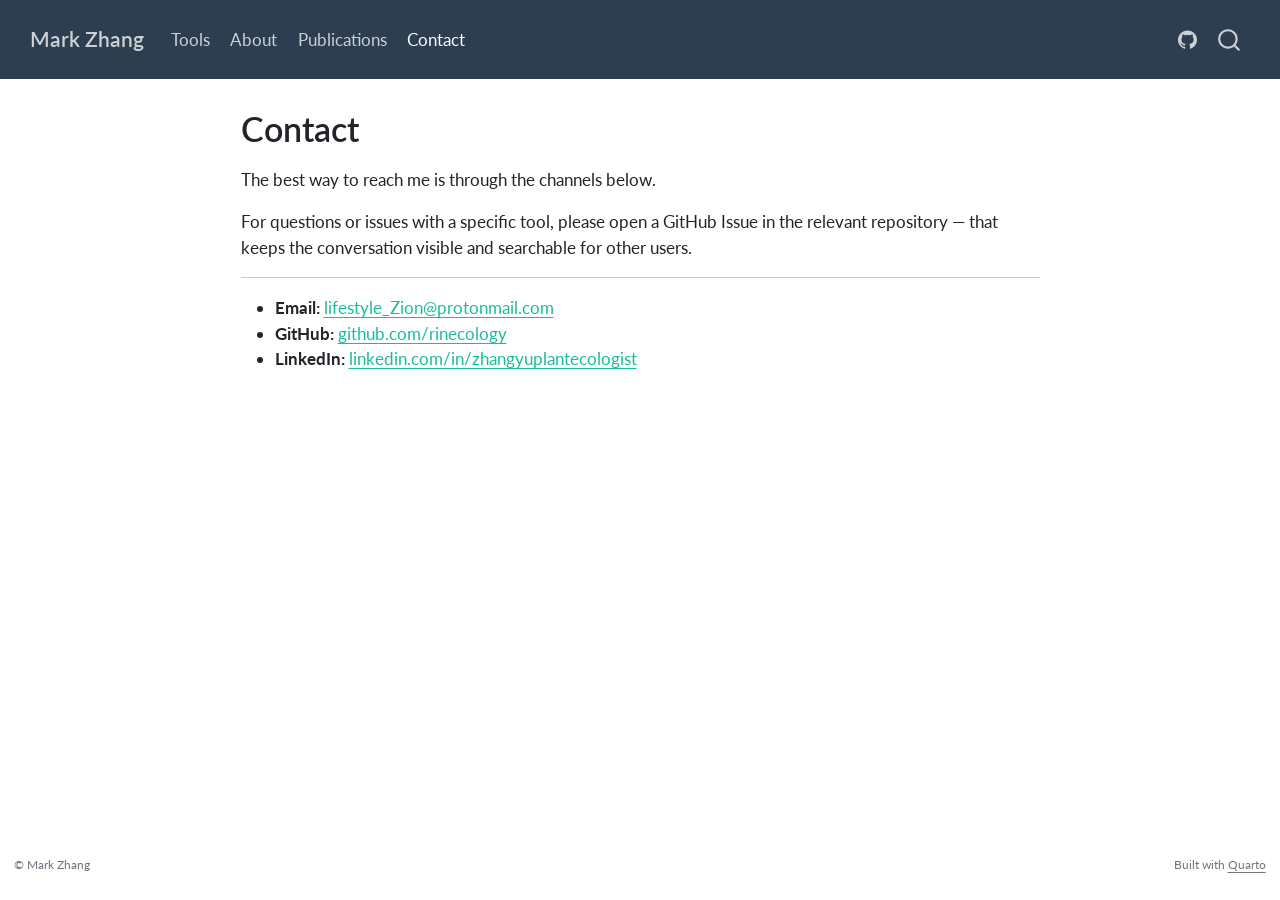
<file: contact.html>
<!DOCTYPE html>
<html xmlns="http://www.w3.org/1999/xhtml" lang="en" xml:lang="en"><head>

<meta charset="utf-8">
<meta name="generator" content="quarto-1.7.31">

<meta name="viewport" content="width=device-width, initial-scale=1.0, user-scalable=yes">


<title>Contact – Mark Zhang</title>
<style>
code{white-space: pre-wrap;}
span.smallcaps{font-variant: small-caps;}
div.columns{display: flex; gap: min(4vw, 1.5em);}
div.column{flex: auto; overflow-x: auto;}
div.hanging-indent{margin-left: 1.5em; text-indent: -1.5em;}
ul.task-list{list-style: none;}
ul.task-list li input[type="checkbox"] {
  width: 0.8em;
  margin: 0 0.8em 0.2em -1em; /* quarto-specific, see https://github.com/quarto-dev/quarto-cli/issues/4556 */ 
  vertical-align: middle;
}
</style>


<script src="site_libs/quarto-nav/quarto-nav.js"></script>
<script src="site_libs/quarto-nav/headroom.min.js"></script>
<script src="site_libs/clipboard/clipboard.min.js"></script>
<script src="site_libs/quarto-search/autocomplete.umd.js"></script>
<script src="site_libs/quarto-search/fuse.min.js"></script>
<script src="site_libs/quarto-search/quarto-search.js"></script>
<meta name="quarto:offset" content="./">
<script src="site_libs/quarto-html/quarto.js" type="module"></script>
<script src="site_libs/quarto-html/tabsets/tabsets.js" type="module"></script>
<script src="site_libs/quarto-html/popper.min.js"></script>
<script src="site_libs/quarto-html/tippy.umd.min.js"></script>
<script src="site_libs/quarto-html/anchor.min.js"></script>
<link href="site_libs/quarto-html/tippy.css" rel="stylesheet">
<link href="site_libs/quarto-html/quarto-syntax-highlighting-e1a5c8363afafaef2c763b6775fbf3ca.css" rel="stylesheet" id="quarto-text-highlighting-styles">
<script src="site_libs/bootstrap/bootstrap.min.js"></script>
<link href="site_libs/bootstrap/bootstrap-icons.css" rel="stylesheet">
<link href="site_libs/bootstrap/bootstrap-cc63fce9873912f1bbbccf05079cc9ea.min.css" rel="stylesheet" append-hash="true" id="quarto-bootstrap" data-mode="light">
<script id="quarto-search-options" type="application/json">{
  "location": "navbar",
  "copy-button": false,
  "collapse-after": 3,
  "panel-placement": "end",
  "type": "overlay",
  "limit": 50,
  "keyboard-shortcut": [
    "f",
    "/",
    "s"
  ],
  "show-item-context": false,
  "language": {
    "search-no-results-text": "No results",
    "search-matching-documents-text": "matching documents",
    "search-copy-link-title": "Copy link to search",
    "search-hide-matches-text": "Hide additional matches",
    "search-more-match-text": "more match in this document",
    "search-more-matches-text": "more matches in this document",
    "search-clear-button-title": "Clear",
    "search-text-placeholder": "",
    "search-detached-cancel-button-title": "Cancel",
    "search-submit-button-title": "Submit",
    "search-label": "Search"
  }
}</script>


<link rel="stylesheet" href="styles.css">
</head>

<body class="nav-fixed fullcontent quarto-light">

<div id="quarto-search-results"></div>
  <header id="quarto-header" class="headroom fixed-top">
    <nav class="navbar navbar-expand-lg " data-bs-theme="dark">
      <div class="navbar-container container-fluid">
      <div class="navbar-brand-container mx-auto">
    <a class="navbar-brand" href="./index.html">
    <span class="navbar-title">Mark Zhang</span>
    </a>
  </div>
            <div id="quarto-search" class="" title="Search"></div>
          <button class="navbar-toggler" type="button" data-bs-toggle="collapse" data-bs-target="#navbarCollapse" aria-controls="navbarCollapse" role="menu" aria-expanded="false" aria-label="Toggle navigation" onclick="if (window.quartoToggleHeadroom) { window.quartoToggleHeadroom(); }">
  <span class="navbar-toggler-icon"></span>
</button>
          <div class="collapse navbar-collapse" id="navbarCollapse">
            <ul class="navbar-nav navbar-nav-scroll me-auto">
  <li class="nav-item">
    <a class="nav-link" href="./index.html"> 
<span class="menu-text">Tools</span></a>
  </li>  
  <li class="nav-item">
    <a class="nav-link" href="./about.html"> 
<span class="menu-text">About</span></a>
  </li>  
  <li class="nav-item">
    <a class="nav-link" href="./publications.html"> 
<span class="menu-text">Publications</span></a>
  </li>  
  <li class="nav-item">
    <a class="nav-link active" href="./contact.html" aria-current="page"> 
<span class="menu-text">Contact</span></a>
  </li>  
</ul>
            <ul class="navbar-nav navbar-nav-scroll ms-auto">
  <li class="nav-item compact">
    <a class="nav-link" href="https://github.com/rinecology"> <i class="bi bi-github" role="img">
</i> 
<span class="menu-text"></span></a>
  </li>  
</ul>
          </div> <!-- /navcollapse -->
            <div class="quarto-navbar-tools">
</div>
      </div> <!-- /container-fluid -->
    </nav>
</header>
<!-- content -->
<div id="quarto-content" class="quarto-container page-columns page-rows-contents page-layout-article page-navbar">
<!-- sidebar -->
<!-- margin-sidebar -->
    
<!-- main -->
<main class="content" id="quarto-document-content">

<header id="title-block-header" class="quarto-title-block default">
<div class="quarto-title">
<h1 class="title">Contact</h1>
</div>



<div class="quarto-title-meta">

    
  
    
  </div>
  


</header>


<p>The best way to reach me is through the channels below.</p>
<p>For questions or issues with a specific tool, please open a GitHub Issue in the relevant repository — that keeps the conversation visible and searchable for other users.</p>
<hr>
<ul>
<li><strong>Email:</strong> <a href="mailto:lifestyle_Zion@protonmail.com">lifestyle_Zion@protonmail.com</a></li>
<li><strong>GitHub:</strong> <a href="https://github.com/rinecology">github.com/rinecology</a></li>
<li><strong>LinkedIn:</strong> <a href="https://www.linkedin.com/in/zhangyuplantecologist/">linkedin.com/in/zhangyuplantecologist</a></li>
</ul>



</main> <!-- /main -->
<script id="quarto-html-after-body" type="application/javascript">
  window.document.addEventListener("DOMContentLoaded", function (event) {
    const icon = "";
    const anchorJS = new window.AnchorJS();
    anchorJS.options = {
      placement: 'right',
      icon: icon
    };
    anchorJS.add('.anchored');
    const isCodeAnnotation = (el) => {
      for (const clz of el.classList) {
        if (clz.startsWith('code-annotation-')) {                     
          return true;
        }
      }
      return false;
    }
    const onCopySuccess = function(e) {
      // button target
      const button = e.trigger;
      // don't keep focus
      button.blur();
      // flash "checked"
      button.classList.add('code-copy-button-checked');
      var currentTitle = button.getAttribute("title");
      button.setAttribute("title", "Copied!");
      let tooltip;
      if (window.bootstrap) {
        button.setAttribute("data-bs-toggle", "tooltip");
        button.setAttribute("data-bs-placement", "left");
        button.setAttribute("data-bs-title", "Copied!");
        tooltip = new bootstrap.Tooltip(button, 
          { trigger: "manual", 
            customClass: "code-copy-button-tooltip",
            offset: [0, -8]});
        tooltip.show();    
      }
      setTimeout(function() {
        if (tooltip) {
          tooltip.hide();
          button.removeAttribute("data-bs-title");
          button.removeAttribute("data-bs-toggle");
          button.removeAttribute("data-bs-placement");
        }
        button.setAttribute("title", currentTitle);
        button.classList.remove('code-copy-button-checked');
      }, 1000);
      // clear code selection
      e.clearSelection();
    }
    const getTextToCopy = function(trigger) {
        const codeEl = trigger.previousElementSibling.cloneNode(true);
        for (const childEl of codeEl.children) {
          if (isCodeAnnotation(childEl)) {
            childEl.remove();
          }
        }
        return codeEl.innerText;
    }
    const clipboard = new window.ClipboardJS('.code-copy-button:not([data-in-quarto-modal])', {
      text: getTextToCopy
    });
    clipboard.on('success', onCopySuccess);
    if (window.document.getElementById('quarto-embedded-source-code-modal')) {
      const clipboardModal = new window.ClipboardJS('.code-copy-button[data-in-quarto-modal]', {
        text: getTextToCopy,
        container: window.document.getElementById('quarto-embedded-source-code-modal')
      });
      clipboardModal.on('success', onCopySuccess);
    }
      var localhostRegex = new RegExp(/^(?:http|https):\/\/localhost\:?[0-9]*\//);
      var mailtoRegex = new RegExp(/^mailto:/);
        var filterRegex = new RegExp("https:\/\/rinecology\.github\.io\/");
      var isInternal = (href) => {
          return filterRegex.test(href) || localhostRegex.test(href) || mailtoRegex.test(href);
      }
      // Inspect non-navigation links and adorn them if external
     var links = window.document.querySelectorAll('a[href]:not(.nav-link):not(.navbar-brand):not(.toc-action):not(.sidebar-link):not(.sidebar-item-toggle):not(.pagination-link):not(.no-external):not([aria-hidden]):not(.dropdown-item):not(.quarto-navigation-tool):not(.about-link)');
      for (var i=0; i<links.length; i++) {
        const link = links[i];
        if (!isInternal(link.href)) {
          // undo the damage that might have been done by quarto-nav.js in the case of
          // links that we want to consider external
          if (link.dataset.originalHref !== undefined) {
            link.href = link.dataset.originalHref;
          }
        }
      }
    function tippyHover(el, contentFn, onTriggerFn, onUntriggerFn) {
      const config = {
        allowHTML: true,
        maxWidth: 500,
        delay: 100,
        arrow: false,
        appendTo: function(el) {
            return el.parentElement;
        },
        interactive: true,
        interactiveBorder: 10,
        theme: 'quarto',
        placement: 'bottom-start',
      };
      if (contentFn) {
        config.content = contentFn;
      }
      if (onTriggerFn) {
        config.onTrigger = onTriggerFn;
      }
      if (onUntriggerFn) {
        config.onUntrigger = onUntriggerFn;
      }
      window.tippy(el, config); 
    }
    const noterefs = window.document.querySelectorAll('a[role="doc-noteref"]');
    for (var i=0; i<noterefs.length; i++) {
      const ref = noterefs[i];
      tippyHover(ref, function() {
        // use id or data attribute instead here
        let href = ref.getAttribute('data-footnote-href') || ref.getAttribute('href');
        try { href = new URL(href).hash; } catch {}
        const id = href.replace(/^#\/?/, "");
        const note = window.document.getElementById(id);
        if (note) {
          return note.innerHTML;
        } else {
          return "";
        }
      });
    }
    const xrefs = window.document.querySelectorAll('a.quarto-xref');
    const processXRef = (id, note) => {
      // Strip column container classes
      const stripColumnClz = (el) => {
        el.classList.remove("page-full", "page-columns");
        if (el.children) {
          for (const child of el.children) {
            stripColumnClz(child);
          }
        }
      }
      stripColumnClz(note)
      if (id === null || id.startsWith('sec-')) {
        // Special case sections, only their first couple elements
        const container = document.createElement("div");
        if (note.children && note.children.length > 2) {
          container.appendChild(note.children[0].cloneNode(true));
          for (let i = 1; i < note.children.length; i++) {
            const child = note.children[i];
            if (child.tagName === "P" && child.innerText === "") {
              continue;
            } else {
              container.appendChild(child.cloneNode(true));
              break;
            }
          }
          if (window.Quarto?.typesetMath) {
            window.Quarto.typesetMath(container);
          }
          return container.innerHTML
        } else {
          if (window.Quarto?.typesetMath) {
            window.Quarto.typesetMath(note);
          }
          return note.innerHTML;
        }
      } else {
        // Remove any anchor links if they are present
        const anchorLink = note.querySelector('a.anchorjs-link');
        if (anchorLink) {
          anchorLink.remove();
        }
        if (window.Quarto?.typesetMath) {
          window.Quarto.typesetMath(note);
        }
        if (note.classList.contains("callout")) {
          return note.outerHTML;
        } else {
          return note.innerHTML;
        }
      }
    }
    for (var i=0; i<xrefs.length; i++) {
      const xref = xrefs[i];
      tippyHover(xref, undefined, function(instance) {
        instance.disable();
        let url = xref.getAttribute('href');
        let hash = undefined; 
        if (url.startsWith('#')) {
          hash = url;
        } else {
          try { hash = new URL(url).hash; } catch {}
        }
        if (hash) {
          const id = hash.replace(/^#\/?/, "");
          const note = window.document.getElementById(id);
          if (note !== null) {
            try {
              const html = processXRef(id, note.cloneNode(true));
              instance.setContent(html);
            } finally {
              instance.enable();
              instance.show();
            }
          } else {
            // See if we can fetch this
            fetch(url.split('#')[0])
            .then(res => res.text())
            .then(html => {
              const parser = new DOMParser();
              const htmlDoc = parser.parseFromString(html, "text/html");
              const note = htmlDoc.getElementById(id);
              if (note !== null) {
                const html = processXRef(id, note);
                instance.setContent(html);
              } 
            }).finally(() => {
              instance.enable();
              instance.show();
            });
          }
        } else {
          // See if we can fetch a full url (with no hash to target)
          // This is a special case and we should probably do some content thinning / targeting
          fetch(url)
          .then(res => res.text())
          .then(html => {
            const parser = new DOMParser();
            const htmlDoc = parser.parseFromString(html, "text/html");
            const note = htmlDoc.querySelector('main.content');
            if (note !== null) {
              // This should only happen for chapter cross references
              // (since there is no id in the URL)
              // remove the first header
              if (note.children.length > 0 && note.children[0].tagName === "HEADER") {
                note.children[0].remove();
              }
              const html = processXRef(null, note);
              instance.setContent(html);
            } 
          }).finally(() => {
            instance.enable();
            instance.show();
          });
        }
      }, function(instance) {
      });
    }
        let selectedAnnoteEl;
        const selectorForAnnotation = ( cell, annotation) => {
          let cellAttr = 'data-code-cell="' + cell + '"';
          let lineAttr = 'data-code-annotation="' +  annotation + '"';
          const selector = 'span[' + cellAttr + '][' + lineAttr + ']';
          return selector;
        }
        const selectCodeLines = (annoteEl) => {
          const doc = window.document;
          const targetCell = annoteEl.getAttribute("data-target-cell");
          const targetAnnotation = annoteEl.getAttribute("data-target-annotation");
          const annoteSpan = window.document.querySelector(selectorForAnnotation(targetCell, targetAnnotation));
          const lines = annoteSpan.getAttribute("data-code-lines").split(",");
          const lineIds = lines.map((line) => {
            return targetCell + "-" + line;
          })
          let top = null;
          let height = null;
          let parent = null;
          if (lineIds.length > 0) {
              //compute the position of the single el (top and bottom and make a div)
              const el = window.document.getElementById(lineIds[0]);
              top = el.offsetTop;
              height = el.offsetHeight;
              parent = el.parentElement.parentElement;
            if (lineIds.length > 1) {
              const lastEl = window.document.getElementById(lineIds[lineIds.length - 1]);
              const bottom = lastEl.offsetTop + lastEl.offsetHeight;
              height = bottom - top;
            }
            if (top !== null && height !== null && parent !== null) {
              // cook up a div (if necessary) and position it 
              let div = window.document.getElementById("code-annotation-line-highlight");
              if (div === null) {
                div = window.document.createElement("div");
                div.setAttribute("id", "code-annotation-line-highlight");
                div.style.position = 'absolute';
                parent.appendChild(div);
              }
              div.style.top = top - 2 + "px";
              div.style.height = height + 4 + "px";
              div.style.left = 0;
              let gutterDiv = window.document.getElementById("code-annotation-line-highlight-gutter");
              if (gutterDiv === null) {
                gutterDiv = window.document.createElement("div");
                gutterDiv.setAttribute("id", "code-annotation-line-highlight-gutter");
                gutterDiv.style.position = 'absolute';
                const codeCell = window.document.getElementById(targetCell);
                const gutter = codeCell.querySelector('.code-annotation-gutter');
                gutter.appendChild(gutterDiv);
              }
              gutterDiv.style.top = top - 2 + "px";
              gutterDiv.style.height = height + 4 + "px";
            }
            selectedAnnoteEl = annoteEl;
          }
        };
        const unselectCodeLines = () => {
          const elementsIds = ["code-annotation-line-highlight", "code-annotation-line-highlight-gutter"];
          elementsIds.forEach((elId) => {
            const div = window.document.getElementById(elId);
            if (div) {
              div.remove();
            }
          });
          selectedAnnoteEl = undefined;
        };
          // Handle positioning of the toggle
      window.addEventListener(
        "resize",
        throttle(() => {
          elRect = undefined;
          if (selectedAnnoteEl) {
            selectCodeLines(selectedAnnoteEl);
          }
        }, 10)
      );
      function throttle(fn, ms) {
      let throttle = false;
      let timer;
        return (...args) => {
          if(!throttle) { // first call gets through
              fn.apply(this, args);
              throttle = true;
          } else { // all the others get throttled
              if(timer) clearTimeout(timer); // cancel #2
              timer = setTimeout(() => {
                fn.apply(this, args);
                timer = throttle = false;
              }, ms);
          }
        };
      }
        // Attach click handler to the DT
        const annoteDls = window.document.querySelectorAll('dt[data-target-cell]');
        for (const annoteDlNode of annoteDls) {
          annoteDlNode.addEventListener('click', (event) => {
            const clickedEl = event.target;
            if (clickedEl !== selectedAnnoteEl) {
              unselectCodeLines();
              const activeEl = window.document.querySelector('dt[data-target-cell].code-annotation-active');
              if (activeEl) {
                activeEl.classList.remove('code-annotation-active');
              }
              selectCodeLines(clickedEl);
              clickedEl.classList.add('code-annotation-active');
            } else {
              // Unselect the line
              unselectCodeLines();
              clickedEl.classList.remove('code-annotation-active');
            }
          });
        }
    const findCites = (el) => {
      const parentEl = el.parentElement;
      if (parentEl) {
        const cites = parentEl.dataset.cites;
        if (cites) {
          return {
            el,
            cites: cites.split(' ')
          };
        } else {
          return findCites(el.parentElement)
        }
      } else {
        return undefined;
      }
    };
    var bibliorefs = window.document.querySelectorAll('a[role="doc-biblioref"]');
    for (var i=0; i<bibliorefs.length; i++) {
      const ref = bibliorefs[i];
      const citeInfo = findCites(ref);
      if (citeInfo) {
        tippyHover(citeInfo.el, function() {
          var popup = window.document.createElement('div');
          citeInfo.cites.forEach(function(cite) {
            var citeDiv = window.document.createElement('div');
            citeDiv.classList.add('hanging-indent');
            citeDiv.classList.add('csl-entry');
            var biblioDiv = window.document.getElementById('ref-' + cite);
            if (biblioDiv) {
              citeDiv.innerHTML = biblioDiv.innerHTML;
            }
            popup.appendChild(citeDiv);
          });
          return popup.innerHTML;
        });
      }
    }
  });
  </script>
</div> <!-- /content -->
<footer class="footer">
  <div class="nav-footer">
    <div class="nav-footer-left">
<p>© Mark Zhang</p>
</div>   
    <div class="nav-footer-center">
      &nbsp;
    </div>
    <div class="nav-footer-right">
<p>Built with <a href="https://quarto.org">Quarto</a></p>
</div>
  </div>
</footer>




</body></html>
</file>
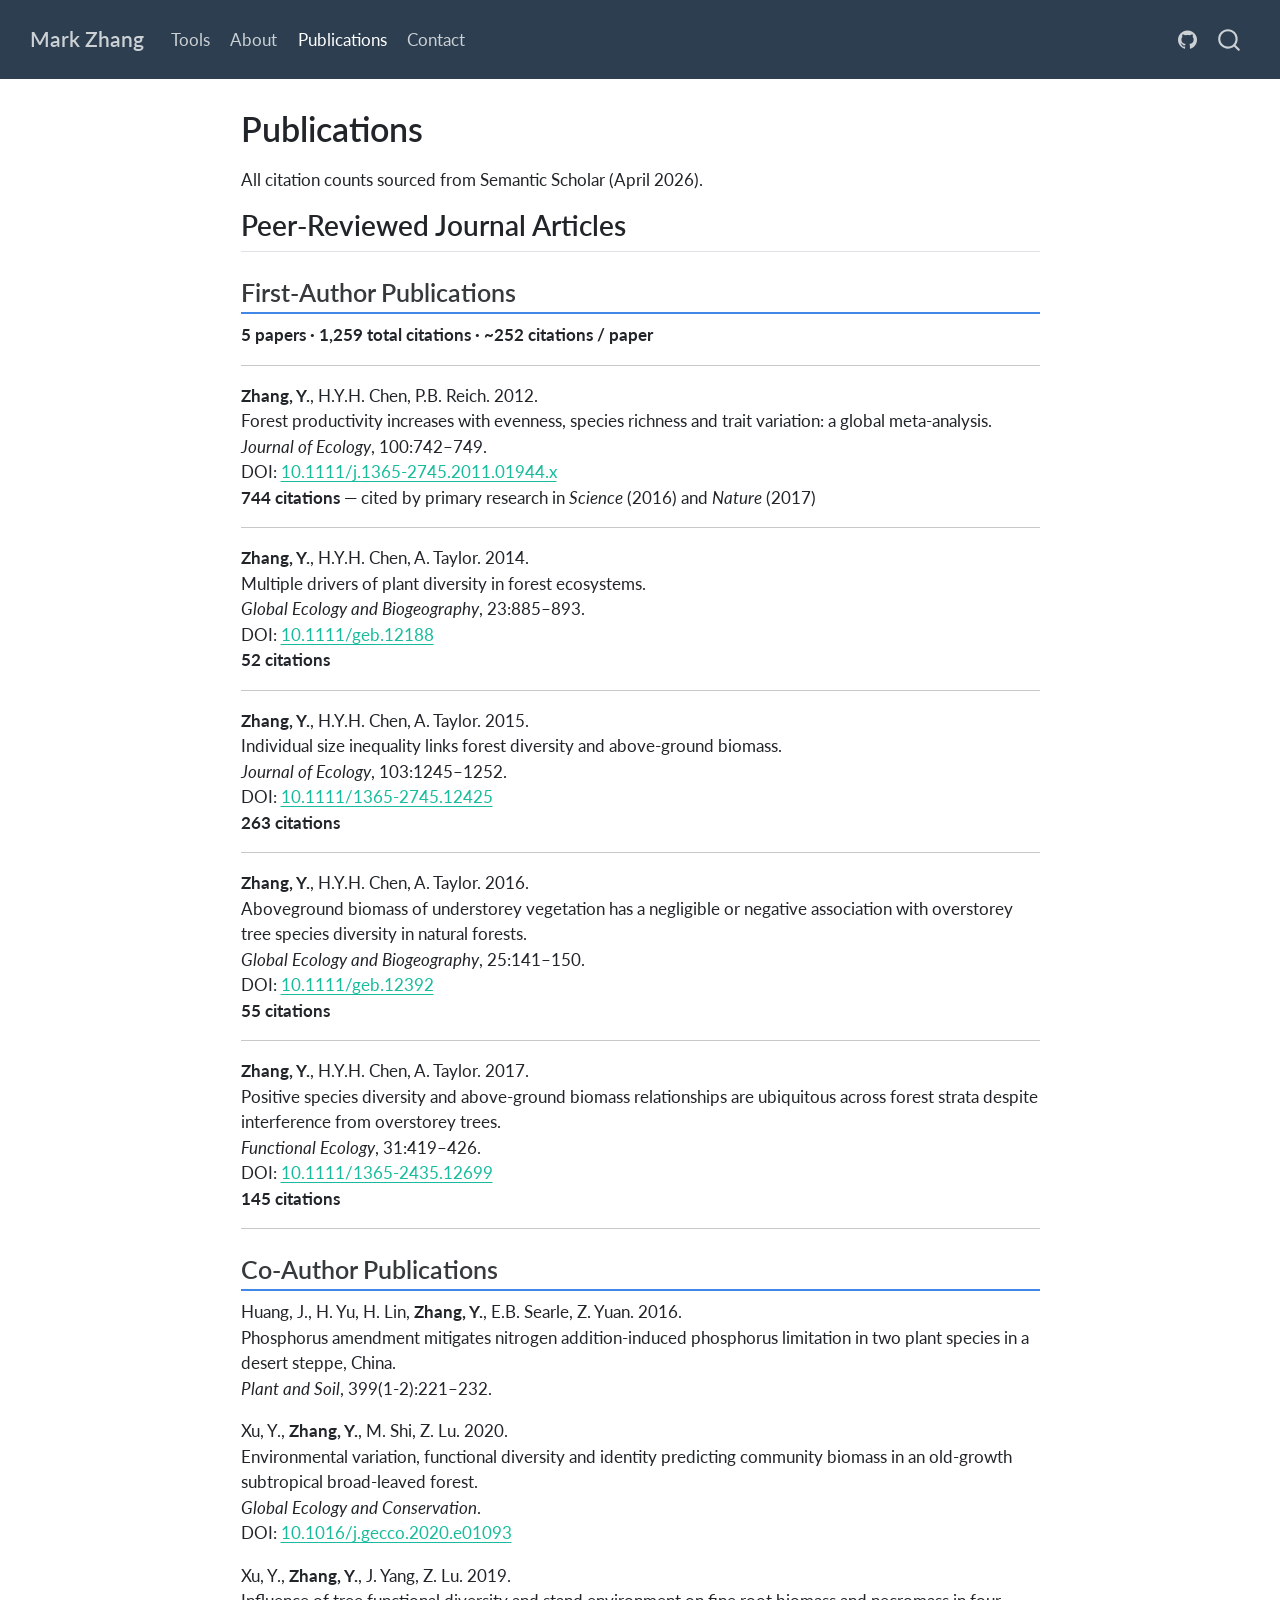
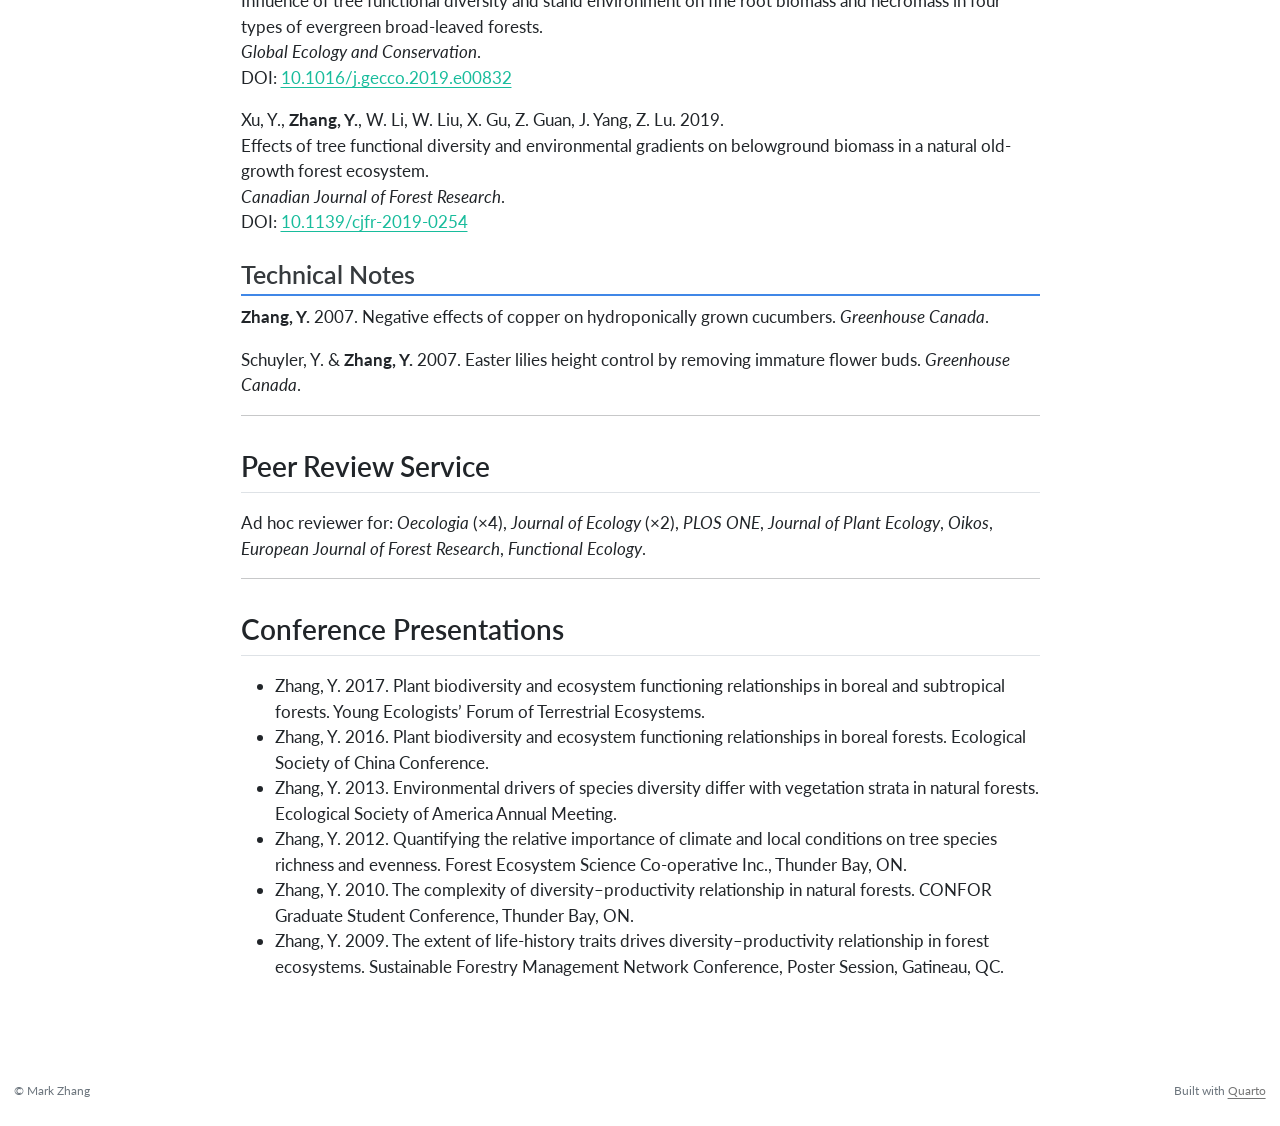
<file: publications.html>
<!DOCTYPE html>
<html xmlns="http://www.w3.org/1999/xhtml" lang="en" xml:lang="en"><head>

<meta charset="utf-8">
<meta name="generator" content="quarto-1.7.31">

<meta name="viewport" content="width=device-width, initial-scale=1.0, user-scalable=yes">


<title>Publications – Mark Zhang</title>
<style>
code{white-space: pre-wrap;}
span.smallcaps{font-variant: small-caps;}
div.columns{display: flex; gap: min(4vw, 1.5em);}
div.column{flex: auto; overflow-x: auto;}
div.hanging-indent{margin-left: 1.5em; text-indent: -1.5em;}
ul.task-list{list-style: none;}
ul.task-list li input[type="checkbox"] {
  width: 0.8em;
  margin: 0 0.8em 0.2em -1em; /* quarto-specific, see https://github.com/quarto-dev/quarto-cli/issues/4556 */ 
  vertical-align: middle;
}
</style>


<script src="site_libs/quarto-nav/quarto-nav.js"></script>
<script src="site_libs/quarto-nav/headroom.min.js"></script>
<script src="site_libs/clipboard/clipboard.min.js"></script>
<script src="site_libs/quarto-search/autocomplete.umd.js"></script>
<script src="site_libs/quarto-search/fuse.min.js"></script>
<script src="site_libs/quarto-search/quarto-search.js"></script>
<meta name="quarto:offset" content="./">
<script src="site_libs/quarto-html/quarto.js" type="module"></script>
<script src="site_libs/quarto-html/tabsets/tabsets.js" type="module"></script>
<script src="site_libs/quarto-html/popper.min.js"></script>
<script src="site_libs/quarto-html/tippy.umd.min.js"></script>
<script src="site_libs/quarto-html/anchor.min.js"></script>
<link href="site_libs/quarto-html/tippy.css" rel="stylesheet">
<link href="site_libs/quarto-html/quarto-syntax-highlighting-e1a5c8363afafaef2c763b6775fbf3ca.css" rel="stylesheet" id="quarto-text-highlighting-styles">
<script src="site_libs/bootstrap/bootstrap.min.js"></script>
<link href="site_libs/bootstrap/bootstrap-icons.css" rel="stylesheet">
<link href="site_libs/bootstrap/bootstrap-cc63fce9873912f1bbbccf05079cc9ea.min.css" rel="stylesheet" append-hash="true" id="quarto-bootstrap" data-mode="light">
<script id="quarto-search-options" type="application/json">{
  "location": "navbar",
  "copy-button": false,
  "collapse-after": 3,
  "panel-placement": "end",
  "type": "overlay",
  "limit": 50,
  "keyboard-shortcut": [
    "f",
    "/",
    "s"
  ],
  "show-item-context": false,
  "language": {
    "search-no-results-text": "No results",
    "search-matching-documents-text": "matching documents",
    "search-copy-link-title": "Copy link to search",
    "search-hide-matches-text": "Hide additional matches",
    "search-more-match-text": "more match in this document",
    "search-more-matches-text": "more matches in this document",
    "search-clear-button-title": "Clear",
    "search-text-placeholder": "",
    "search-detached-cancel-button-title": "Cancel",
    "search-submit-button-title": "Submit",
    "search-label": "Search"
  }
}</script>


<link rel="stylesheet" href="styles.css">
</head>

<body class="nav-fixed fullcontent quarto-light">

<div id="quarto-search-results"></div>
  <header id="quarto-header" class="headroom fixed-top">
    <nav class="navbar navbar-expand-lg " data-bs-theme="dark">
      <div class="navbar-container container-fluid">
      <div class="navbar-brand-container mx-auto">
    <a class="navbar-brand" href="./index.html">
    <span class="navbar-title">Mark Zhang</span>
    </a>
  </div>
            <div id="quarto-search" class="" title="Search"></div>
          <button class="navbar-toggler" type="button" data-bs-toggle="collapse" data-bs-target="#navbarCollapse" aria-controls="navbarCollapse" role="menu" aria-expanded="false" aria-label="Toggle navigation" onclick="if (window.quartoToggleHeadroom) { window.quartoToggleHeadroom(); }">
  <span class="navbar-toggler-icon"></span>
</button>
          <div class="collapse navbar-collapse" id="navbarCollapse">
            <ul class="navbar-nav navbar-nav-scroll me-auto">
  <li class="nav-item">
    <a class="nav-link" href="./index.html"> 
<span class="menu-text">Tools</span></a>
  </li>  
  <li class="nav-item">
    <a class="nav-link" href="./about.html"> 
<span class="menu-text">About</span></a>
  </li>  
  <li class="nav-item">
    <a class="nav-link active" href="./publications.html" aria-current="page"> 
<span class="menu-text">Publications</span></a>
  </li>  
  <li class="nav-item">
    <a class="nav-link" href="./contact.html"> 
<span class="menu-text">Contact</span></a>
  </li>  
</ul>
            <ul class="navbar-nav navbar-nav-scroll ms-auto">
  <li class="nav-item compact">
    <a class="nav-link" href="https://github.com/rinecology"> <i class="bi bi-github" role="img">
</i> 
<span class="menu-text"></span></a>
  </li>  
</ul>
          </div> <!-- /navcollapse -->
            <div class="quarto-navbar-tools">
</div>
      </div> <!-- /container-fluid -->
    </nav>
</header>
<!-- content -->
<div id="quarto-content" class="quarto-container page-columns page-rows-contents page-layout-article page-navbar">
<!-- sidebar -->
<!-- margin-sidebar -->
    
<!-- main -->
<main class="content" id="quarto-document-content">

<header id="title-block-header" class="quarto-title-block default">
<div class="quarto-title">
<h1 class="title">Publications</h1>
</div>



<div class="quarto-title-meta">

    
  
    
  </div>
  


</header>


<p>All citation counts sourced from Semantic Scholar (April 2026).</p>
<section id="peer-reviewed-journal-articles" class="level2">
<h2 class="anchored" data-anchor-id="peer-reviewed-journal-articles">Peer-Reviewed Journal Articles</h2>
<section id="first-author-publications" class="level3">
<h3 class="anchored" data-anchor-id="first-author-publications">First-Author Publications</h3>
<p><strong>5 papers · 1,259 total citations · ~252 citations / paper</strong></p>
<hr>
<p><strong>Zhang, Y.</strong>, H.Y.H. Chen, P.B. Reich. 2012.<br>
Forest productivity increases with evenness, species richness and trait variation: a global meta-analysis.<br>
<em>Journal of Ecology</em>, 100:742–749.<br>
DOI: <a href="https://doi.org/10.1111/j.1365-2745.2011.01944.x">10.1111/j.1365-2745.2011.01944.x</a><br>
<strong>744 citations</strong> — cited by primary research in <em>Science</em> (2016) and <em>Nature</em> (2017)</p>
<hr>
<p><strong>Zhang, Y.</strong>, H.Y.H. Chen, A. Taylor. 2014.<br>
Multiple drivers of plant diversity in forest ecosystems.<br>
<em>Global Ecology and Biogeography</em>, 23:885–893.<br>
DOI: <a href="https://doi.org/10.1111/geb.12188">10.1111/geb.12188</a><br>
<strong>52 citations</strong></p>
<hr>
<p><strong>Zhang, Y.</strong>, H.Y.H. Chen, A. Taylor. 2015.<br>
Individual size inequality links forest diversity and above-ground biomass.<br>
<em>Journal of Ecology</em>, 103:1245–1252.<br>
DOI: <a href="https://doi.org/10.1111/1365-2745.12425">10.1111/1365-2745.12425</a><br>
<strong>263 citations</strong></p>
<hr>
<p><strong>Zhang, Y.</strong>, H.Y.H. Chen, A. Taylor. 2016.<br>
Aboveground biomass of understorey vegetation has a negligible or negative association with overstorey tree species diversity in natural forests.<br>
<em>Global Ecology and Biogeography</em>, 25:141–150.<br>
DOI: <a href="https://doi.org/10.1111/geb.12392">10.1111/geb.12392</a><br>
<strong>55 citations</strong></p>
<hr>
<p><strong>Zhang, Y.</strong>, H.Y.H. Chen, A. Taylor. 2017.<br>
Positive species diversity and above-ground biomass relationships are ubiquitous across forest strata despite interference from overstorey trees.<br>
<em>Functional Ecology</em>, 31:419–426.<br>
DOI: <a href="https://doi.org/10.1111/1365-2435.12699">10.1111/1365-2435.12699</a><br>
<strong>145 citations</strong></p>
<hr>
</section>
<section id="co-author-publications" class="level3">
<h3 class="anchored" data-anchor-id="co-author-publications">Co-Author Publications</h3>
<p>Huang, J., H. Yu, H. Lin, <strong>Zhang, Y.</strong>, E.B. Searle, Z. Yuan. 2016.<br>
Phosphorus amendment mitigates nitrogen addition-induced phosphorus limitation in two plant species in a desert steppe, China.<br>
<em>Plant and Soil</em>, 399(1-2):221–232.</p>
<p>Xu, Y., <strong>Zhang, Y.</strong>, M. Shi, Z. Lu. 2020.<br>
Environmental variation, functional diversity and identity predicting community biomass in an old-growth subtropical broad-leaved forest.<br>
<em>Global Ecology and Conservation</em>.<br>
DOI: <a href="https://doi.org/10.1016/j.gecco.2020.e01093">10.1016/j.gecco.2020.e01093</a></p>
<p>Xu, Y., <strong>Zhang, Y.</strong>, J. Yang, Z. Lu. 2019.<br>
Influence of tree functional diversity and stand environment on fine root biomass and necromass in four types of evergreen broad-leaved forests.<br>
<em>Global Ecology and Conservation</em>.<br>
DOI: <a href="https://doi.org/10.1016/j.gecco.2019.e00832">10.1016/j.gecco.2019.e00832</a></p>
<p>Xu, Y., <strong>Zhang, Y.</strong>, W. Li, W. Liu, X. Gu, Z. Guan, J. Yang, Z. Lu. 2019.<br>
Effects of tree functional diversity and environmental gradients on belowground biomass in a natural old-growth forest ecosystem.<br>
<em>Canadian Journal of Forest Research</em>.<br>
DOI: <a href="https://doi.org/10.1139/cjfr-2019-0254">10.1139/cjfr-2019-0254</a></p>
</section>
<section id="technical-notes" class="level3">
<h3 class="anchored" data-anchor-id="technical-notes">Technical Notes</h3>
<p><strong>Zhang, Y.</strong> 2007. Negative effects of copper on hydroponically grown cucumbers. <em>Greenhouse Canada</em>.</p>
<p>Schuyler, Y. &amp; <strong>Zhang, Y.</strong> 2007. Easter lilies height control by removing immature flower buds. <em>Greenhouse Canada</em>.</p>
<hr>
</section>
</section>
<section id="peer-review-service" class="level2">
<h2 class="anchored" data-anchor-id="peer-review-service">Peer Review Service</h2>
<p>Ad hoc reviewer for: <em>Oecologia</em> (×4), <em>Journal of Ecology</em> (×2), <em>PLOS ONE</em>, <em>Journal of Plant Ecology</em>, <em>Oikos</em>, <em>European Journal of Forest Research</em>, <em>Functional Ecology</em>.</p>
<hr>
</section>
<section id="conference-presentations" class="level2">
<h2 class="anchored" data-anchor-id="conference-presentations">Conference Presentations</h2>
<ul>
<li>Zhang, Y. 2017. Plant biodiversity and ecosystem functioning relationships in boreal and subtropical forests. Young Ecologists’ Forum of Terrestrial Ecosystems.</li>
<li>Zhang, Y. 2016. Plant biodiversity and ecosystem functioning relationships in boreal forests. Ecological Society of China Conference.</li>
<li>Zhang, Y. 2013. Environmental drivers of species diversity differ with vegetation strata in natural forests. Ecological Society of America Annual Meeting.</li>
<li>Zhang, Y. 2012. Quantifying the relative importance of climate and local conditions on tree species richness and evenness. Forest Ecosystem Science Co-operative Inc., Thunder Bay, ON.</li>
<li>Zhang, Y. 2010. The complexity of diversity–productivity relationship in natural forests. CONFOR Graduate Student Conference, Thunder Bay, ON.</li>
<li>Zhang, Y. 2009. The extent of life-history traits drives diversity–productivity relationship in forest ecosystems. Sustainable Forestry Management Network Conference, Poster Session, Gatineau, QC.</li>
</ul>


</section>

</main> <!-- /main -->
<script id="quarto-html-after-body" type="application/javascript">
  window.document.addEventListener("DOMContentLoaded", function (event) {
    const icon = "";
    const anchorJS = new window.AnchorJS();
    anchorJS.options = {
      placement: 'right',
      icon: icon
    };
    anchorJS.add('.anchored');
    const isCodeAnnotation = (el) => {
      for (const clz of el.classList) {
        if (clz.startsWith('code-annotation-')) {                     
          return true;
        }
      }
      return false;
    }
    const onCopySuccess = function(e) {
      // button target
      const button = e.trigger;
      // don't keep focus
      button.blur();
      // flash "checked"
      button.classList.add('code-copy-button-checked');
      var currentTitle = button.getAttribute("title");
      button.setAttribute("title", "Copied!");
      let tooltip;
      if (window.bootstrap) {
        button.setAttribute("data-bs-toggle", "tooltip");
        button.setAttribute("data-bs-placement", "left");
        button.setAttribute("data-bs-title", "Copied!");
        tooltip = new bootstrap.Tooltip(button, 
          { trigger: "manual", 
            customClass: "code-copy-button-tooltip",
            offset: [0, -8]});
        tooltip.show();    
      }
      setTimeout(function() {
        if (tooltip) {
          tooltip.hide();
          button.removeAttribute("data-bs-title");
          button.removeAttribute("data-bs-toggle");
          button.removeAttribute("data-bs-placement");
        }
        button.setAttribute("title", currentTitle);
        button.classList.remove('code-copy-button-checked');
      }, 1000);
      // clear code selection
      e.clearSelection();
    }
    const getTextToCopy = function(trigger) {
        const codeEl = trigger.previousElementSibling.cloneNode(true);
        for (const childEl of codeEl.children) {
          if (isCodeAnnotation(childEl)) {
            childEl.remove();
          }
        }
        return codeEl.innerText;
    }
    const clipboard = new window.ClipboardJS('.code-copy-button:not([data-in-quarto-modal])', {
      text: getTextToCopy
    });
    clipboard.on('success', onCopySuccess);
    if (window.document.getElementById('quarto-embedded-source-code-modal')) {
      const clipboardModal = new window.ClipboardJS('.code-copy-button[data-in-quarto-modal]', {
        text: getTextToCopy,
        container: window.document.getElementById('quarto-embedded-source-code-modal')
      });
      clipboardModal.on('success', onCopySuccess);
    }
      var localhostRegex = new RegExp(/^(?:http|https):\/\/localhost\:?[0-9]*\//);
      var mailtoRegex = new RegExp(/^mailto:/);
        var filterRegex = new RegExp("https:\/\/rinecology\.github\.io\/");
      var isInternal = (href) => {
          return filterRegex.test(href) || localhostRegex.test(href) || mailtoRegex.test(href);
      }
      // Inspect non-navigation links and adorn them if external
     var links = window.document.querySelectorAll('a[href]:not(.nav-link):not(.navbar-brand):not(.toc-action):not(.sidebar-link):not(.sidebar-item-toggle):not(.pagination-link):not(.no-external):not([aria-hidden]):not(.dropdown-item):not(.quarto-navigation-tool):not(.about-link)');
      for (var i=0; i<links.length; i++) {
        const link = links[i];
        if (!isInternal(link.href)) {
          // undo the damage that might have been done by quarto-nav.js in the case of
          // links that we want to consider external
          if (link.dataset.originalHref !== undefined) {
            link.href = link.dataset.originalHref;
          }
        }
      }
    function tippyHover(el, contentFn, onTriggerFn, onUntriggerFn) {
      const config = {
        allowHTML: true,
        maxWidth: 500,
        delay: 100,
        arrow: false,
        appendTo: function(el) {
            return el.parentElement;
        },
        interactive: true,
        interactiveBorder: 10,
        theme: 'quarto',
        placement: 'bottom-start',
      };
      if (contentFn) {
        config.content = contentFn;
      }
      if (onTriggerFn) {
        config.onTrigger = onTriggerFn;
      }
      if (onUntriggerFn) {
        config.onUntrigger = onUntriggerFn;
      }
      window.tippy(el, config); 
    }
    const noterefs = window.document.querySelectorAll('a[role="doc-noteref"]');
    for (var i=0; i<noterefs.length; i++) {
      const ref = noterefs[i];
      tippyHover(ref, function() {
        // use id or data attribute instead here
        let href = ref.getAttribute('data-footnote-href') || ref.getAttribute('href');
        try { href = new URL(href).hash; } catch {}
        const id = href.replace(/^#\/?/, "");
        const note = window.document.getElementById(id);
        if (note) {
          return note.innerHTML;
        } else {
          return "";
        }
      });
    }
    const xrefs = window.document.querySelectorAll('a.quarto-xref');
    const processXRef = (id, note) => {
      // Strip column container classes
      const stripColumnClz = (el) => {
        el.classList.remove("page-full", "page-columns");
        if (el.children) {
          for (const child of el.children) {
            stripColumnClz(child);
          }
        }
      }
      stripColumnClz(note)
      if (id === null || id.startsWith('sec-')) {
        // Special case sections, only their first couple elements
        const container = document.createElement("div");
        if (note.children && note.children.length > 2) {
          container.appendChild(note.children[0].cloneNode(true));
          for (let i = 1; i < note.children.length; i++) {
            const child = note.children[i];
            if (child.tagName === "P" && child.innerText === "") {
              continue;
            } else {
              container.appendChild(child.cloneNode(true));
              break;
            }
          }
          if (window.Quarto?.typesetMath) {
            window.Quarto.typesetMath(container);
          }
          return container.innerHTML
        } else {
          if (window.Quarto?.typesetMath) {
            window.Quarto.typesetMath(note);
          }
          return note.innerHTML;
        }
      } else {
        // Remove any anchor links if they are present
        const anchorLink = note.querySelector('a.anchorjs-link');
        if (anchorLink) {
          anchorLink.remove();
        }
        if (window.Quarto?.typesetMath) {
          window.Quarto.typesetMath(note);
        }
        if (note.classList.contains("callout")) {
          return note.outerHTML;
        } else {
          return note.innerHTML;
        }
      }
    }
    for (var i=0; i<xrefs.length; i++) {
      const xref = xrefs[i];
      tippyHover(xref, undefined, function(instance) {
        instance.disable();
        let url = xref.getAttribute('href');
        let hash = undefined; 
        if (url.startsWith('#')) {
          hash = url;
        } else {
          try { hash = new URL(url).hash; } catch {}
        }
        if (hash) {
          const id = hash.replace(/^#\/?/, "");
          const note = window.document.getElementById(id);
          if (note !== null) {
            try {
              const html = processXRef(id, note.cloneNode(true));
              instance.setContent(html);
            } finally {
              instance.enable();
              instance.show();
            }
          } else {
            // See if we can fetch this
            fetch(url.split('#')[0])
            .then(res => res.text())
            .then(html => {
              const parser = new DOMParser();
              const htmlDoc = parser.parseFromString(html, "text/html");
              const note = htmlDoc.getElementById(id);
              if (note !== null) {
                const html = processXRef(id, note);
                instance.setContent(html);
              } 
            }).finally(() => {
              instance.enable();
              instance.show();
            });
          }
        } else {
          // See if we can fetch a full url (with no hash to target)
          // This is a special case and we should probably do some content thinning / targeting
          fetch(url)
          .then(res => res.text())
          .then(html => {
            const parser = new DOMParser();
            const htmlDoc = parser.parseFromString(html, "text/html");
            const note = htmlDoc.querySelector('main.content');
            if (note !== null) {
              // This should only happen for chapter cross references
              // (since there is no id in the URL)
              // remove the first header
              if (note.children.length > 0 && note.children[0].tagName === "HEADER") {
                note.children[0].remove();
              }
              const html = processXRef(null, note);
              instance.setContent(html);
            } 
          }).finally(() => {
            instance.enable();
            instance.show();
          });
        }
      }, function(instance) {
      });
    }
        let selectedAnnoteEl;
        const selectorForAnnotation = ( cell, annotation) => {
          let cellAttr = 'data-code-cell="' + cell + '"';
          let lineAttr = 'data-code-annotation="' +  annotation + '"';
          const selector = 'span[' + cellAttr + '][' + lineAttr + ']';
          return selector;
        }
        const selectCodeLines = (annoteEl) => {
          const doc = window.document;
          const targetCell = annoteEl.getAttribute("data-target-cell");
          const targetAnnotation = annoteEl.getAttribute("data-target-annotation");
          const annoteSpan = window.document.querySelector(selectorForAnnotation(targetCell, targetAnnotation));
          const lines = annoteSpan.getAttribute("data-code-lines").split(",");
          const lineIds = lines.map((line) => {
            return targetCell + "-" + line;
          })
          let top = null;
          let height = null;
          let parent = null;
          if (lineIds.length > 0) {
              //compute the position of the single el (top and bottom and make a div)
              const el = window.document.getElementById(lineIds[0]);
              top = el.offsetTop;
              height = el.offsetHeight;
              parent = el.parentElement.parentElement;
            if (lineIds.length > 1) {
              const lastEl = window.document.getElementById(lineIds[lineIds.length - 1]);
              const bottom = lastEl.offsetTop + lastEl.offsetHeight;
              height = bottom - top;
            }
            if (top !== null && height !== null && parent !== null) {
              // cook up a div (if necessary) and position it 
              let div = window.document.getElementById("code-annotation-line-highlight");
              if (div === null) {
                div = window.document.createElement("div");
                div.setAttribute("id", "code-annotation-line-highlight");
                div.style.position = 'absolute';
                parent.appendChild(div);
              }
              div.style.top = top - 2 + "px";
              div.style.height = height + 4 + "px";
              div.style.left = 0;
              let gutterDiv = window.document.getElementById("code-annotation-line-highlight-gutter");
              if (gutterDiv === null) {
                gutterDiv = window.document.createElement("div");
                gutterDiv.setAttribute("id", "code-annotation-line-highlight-gutter");
                gutterDiv.style.position = 'absolute';
                const codeCell = window.document.getElementById(targetCell);
                const gutter = codeCell.querySelector('.code-annotation-gutter');
                gutter.appendChild(gutterDiv);
              }
              gutterDiv.style.top = top - 2 + "px";
              gutterDiv.style.height = height + 4 + "px";
            }
            selectedAnnoteEl = annoteEl;
          }
        };
        const unselectCodeLines = () => {
          const elementsIds = ["code-annotation-line-highlight", "code-annotation-line-highlight-gutter"];
          elementsIds.forEach((elId) => {
            const div = window.document.getElementById(elId);
            if (div) {
              div.remove();
            }
          });
          selectedAnnoteEl = undefined;
        };
          // Handle positioning of the toggle
      window.addEventListener(
        "resize",
        throttle(() => {
          elRect = undefined;
          if (selectedAnnoteEl) {
            selectCodeLines(selectedAnnoteEl);
          }
        }, 10)
      );
      function throttle(fn, ms) {
      let throttle = false;
      let timer;
        return (...args) => {
          if(!throttle) { // first call gets through
              fn.apply(this, args);
              throttle = true;
          } else { // all the others get throttled
              if(timer) clearTimeout(timer); // cancel #2
              timer = setTimeout(() => {
                fn.apply(this, args);
                timer = throttle = false;
              }, ms);
          }
        };
      }
        // Attach click handler to the DT
        const annoteDls = window.document.querySelectorAll('dt[data-target-cell]');
        for (const annoteDlNode of annoteDls) {
          annoteDlNode.addEventListener('click', (event) => {
            const clickedEl = event.target;
            if (clickedEl !== selectedAnnoteEl) {
              unselectCodeLines();
              const activeEl = window.document.querySelector('dt[data-target-cell].code-annotation-active');
              if (activeEl) {
                activeEl.classList.remove('code-annotation-active');
              }
              selectCodeLines(clickedEl);
              clickedEl.classList.add('code-annotation-active');
            } else {
              // Unselect the line
              unselectCodeLines();
              clickedEl.classList.remove('code-annotation-active');
            }
          });
        }
    const findCites = (el) => {
      const parentEl = el.parentElement;
      if (parentEl) {
        const cites = parentEl.dataset.cites;
        if (cites) {
          return {
            el,
            cites: cites.split(' ')
          };
        } else {
          return findCites(el.parentElement)
        }
      } else {
        return undefined;
      }
    };
    var bibliorefs = window.document.querySelectorAll('a[role="doc-biblioref"]');
    for (var i=0; i<bibliorefs.length; i++) {
      const ref = bibliorefs[i];
      const citeInfo = findCites(ref);
      if (citeInfo) {
        tippyHover(citeInfo.el, function() {
          var popup = window.document.createElement('div');
          citeInfo.cites.forEach(function(cite) {
            var citeDiv = window.document.createElement('div');
            citeDiv.classList.add('hanging-indent');
            citeDiv.classList.add('csl-entry');
            var biblioDiv = window.document.getElementById('ref-' + cite);
            if (biblioDiv) {
              citeDiv.innerHTML = biblioDiv.innerHTML;
            }
            popup.appendChild(citeDiv);
          });
          return popup.innerHTML;
        });
      }
    }
  });
  </script>
</div> <!-- /content -->
<footer class="footer">
  <div class="nav-footer">
    <div class="nav-footer-left">
<p>© Mark Zhang</p>
</div>   
    <div class="nav-footer-center">
      &nbsp;
    </div>
    <div class="nav-footer-right">
<p>Built with <a href="https://quarto.org">Quarto</a></p>
</div>
  </div>
</footer>




</body></html>
</file>
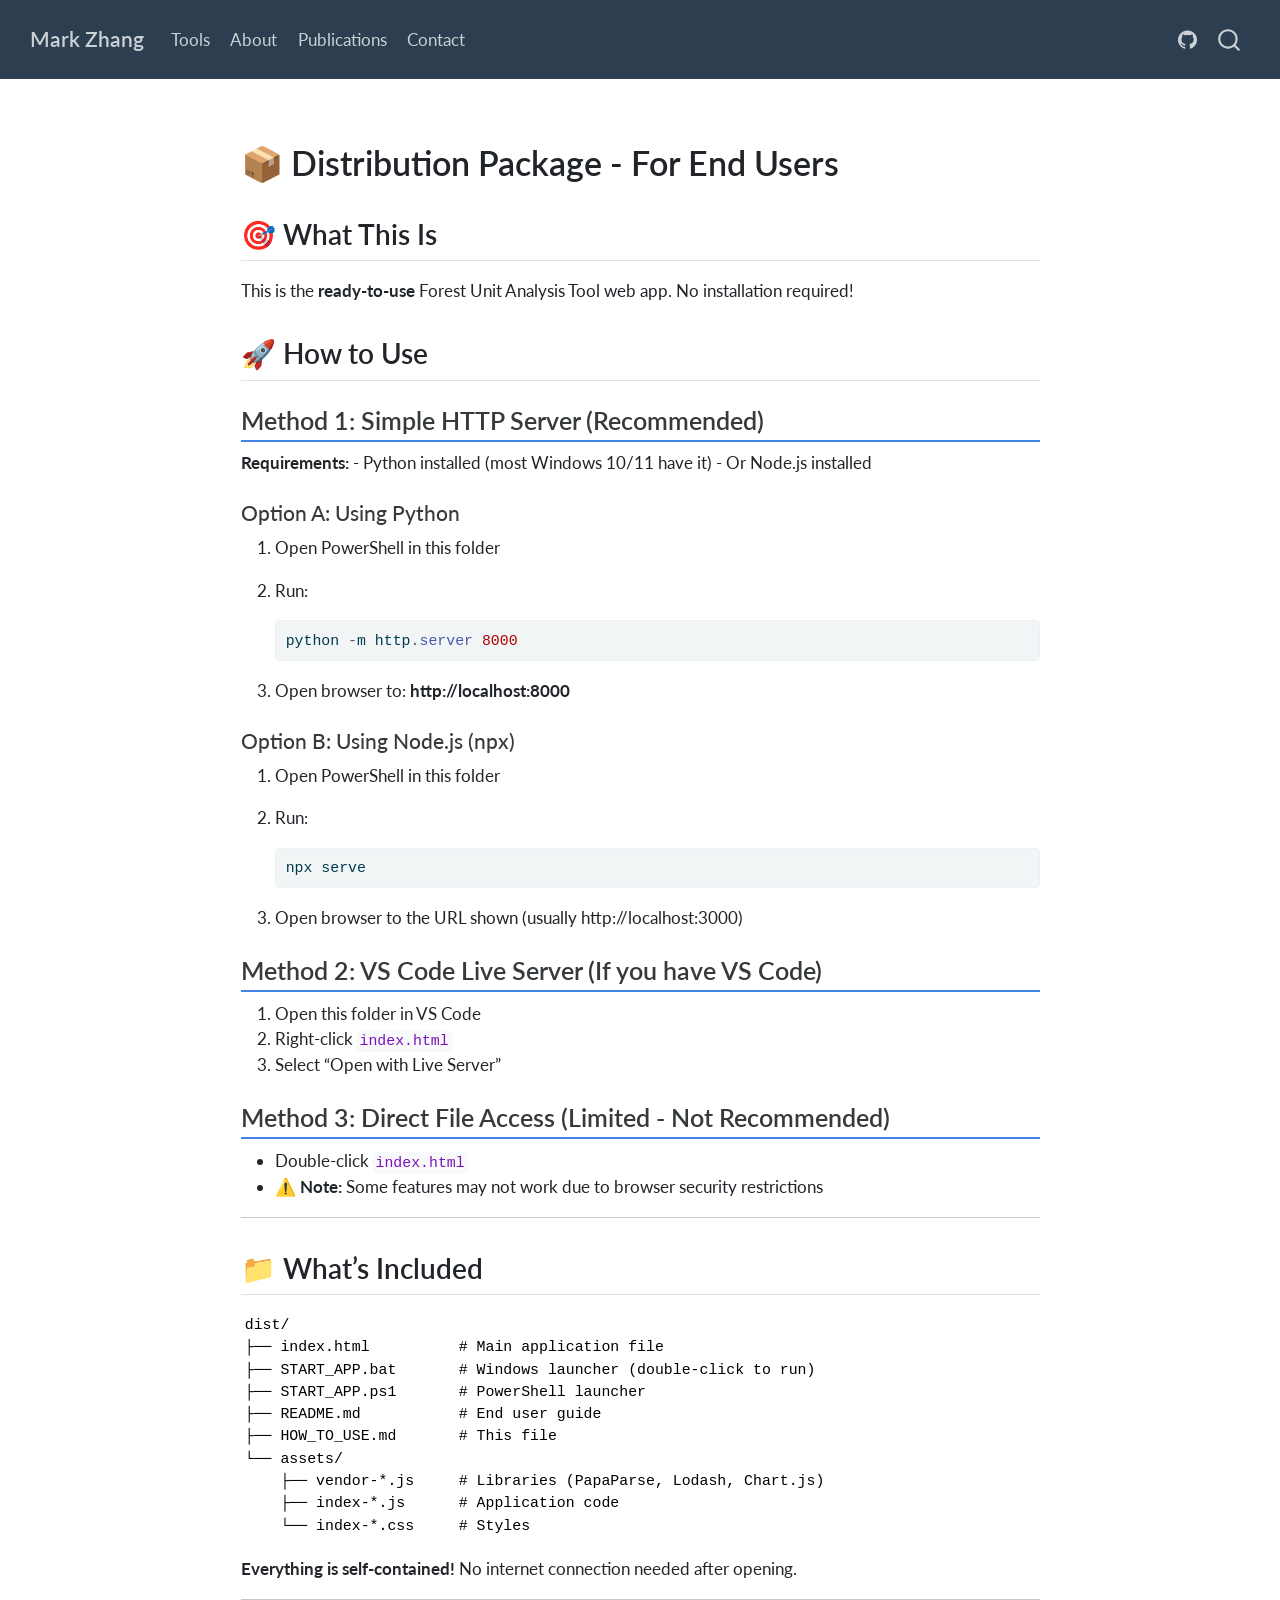
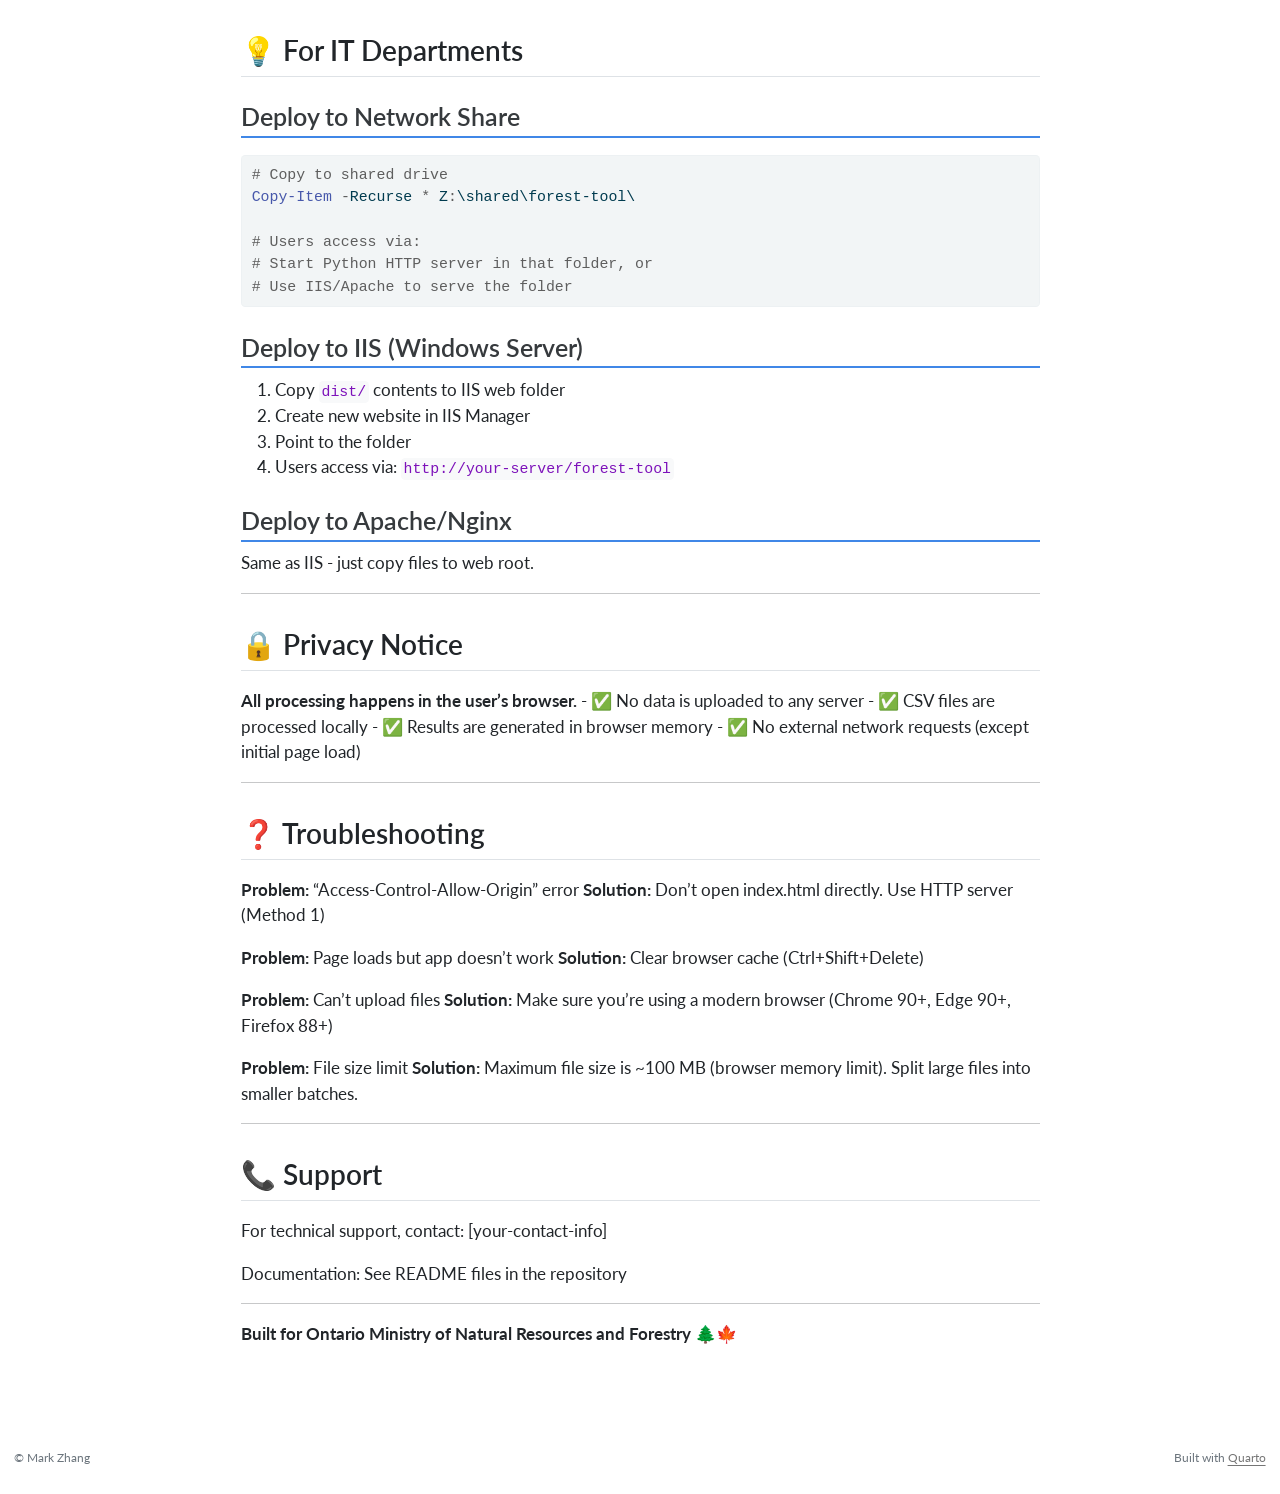
<file: forest-unit-js/HOW_TO_USE.html>
<!DOCTYPE html>
<html xmlns="http://www.w3.org/1999/xhtml" lang="en" xml:lang="en"><head>

<meta charset="utf-8">
<meta name="generator" content="quarto-1.7.31">

<meta name="viewport" content="width=device-width, initial-scale=1.0, user-scalable=yes">


<title>how_to_use – Mark Zhang</title>
<style>
code{white-space: pre-wrap;}
span.smallcaps{font-variant: small-caps;}
div.columns{display: flex; gap: min(4vw, 1.5em);}
div.column{flex: auto; overflow-x: auto;}
div.hanging-indent{margin-left: 1.5em; text-indent: -1.5em;}
ul.task-list{list-style: none;}
ul.task-list li input[type="checkbox"] {
  width: 0.8em;
  margin: 0 0.8em 0.2em -1em; /* quarto-specific, see https://github.com/quarto-dev/quarto-cli/issues/4556 */ 
  vertical-align: middle;
}
/* CSS for syntax highlighting */
html { -webkit-text-size-adjust: 100%; }
pre > code.sourceCode { white-space: pre; position: relative; }
pre > code.sourceCode > span { display: inline-block; line-height: 1.25; }
pre > code.sourceCode > span:empty { height: 1.2em; }
.sourceCode { overflow: visible; }
code.sourceCode > span { color: inherit; text-decoration: inherit; }
div.sourceCode { margin: 1em 0; }
pre.sourceCode { margin: 0; }
@media screen {
div.sourceCode { overflow: auto; }
}
@media print {
pre > code.sourceCode { white-space: pre-wrap; }
pre > code.sourceCode > span { text-indent: -5em; padding-left: 5em; }
}
pre.numberSource code
  { counter-reset: source-line 0; }
pre.numberSource code > span
  { position: relative; left: -4em; counter-increment: source-line; }
pre.numberSource code > span > a:first-child::before
  { content: counter(source-line);
    position: relative; left: -1em; text-align: right; vertical-align: baseline;
    border: none; display: inline-block;
    -webkit-touch-callout: none; -webkit-user-select: none;
    -khtml-user-select: none; -moz-user-select: none;
    -ms-user-select: none; user-select: none;
    padding: 0 4px; width: 4em;
  }
pre.numberSource { margin-left: 3em;  padding-left: 4px; }
div.sourceCode
  {   }
@media screen {
pre > code.sourceCode > span > a:first-child::before { text-decoration: underline; }
}
</style>


<script src="../site_libs/quarto-nav/quarto-nav.js"></script>
<script src="../site_libs/quarto-nav/headroom.min.js"></script>
<script src="../site_libs/clipboard/clipboard.min.js"></script>
<script src="../site_libs/quarto-search/autocomplete.umd.js"></script>
<script src="../site_libs/quarto-search/fuse.min.js"></script>
<script src="../site_libs/quarto-search/quarto-search.js"></script>
<meta name="quarto:offset" content="../">
<script src="../site_libs/quarto-html/quarto.js" type="module"></script>
<script src="../site_libs/quarto-html/tabsets/tabsets.js" type="module"></script>
<script src="../site_libs/quarto-html/popper.min.js"></script>
<script src="../site_libs/quarto-html/tippy.umd.min.js"></script>
<script src="../site_libs/quarto-html/anchor.min.js"></script>
<link href="../site_libs/quarto-html/tippy.css" rel="stylesheet">
<link href="../site_libs/quarto-html/quarto-syntax-highlighting-e1a5c8363afafaef2c763b6775fbf3ca.css" rel="stylesheet" id="quarto-text-highlighting-styles">
<script src="../site_libs/bootstrap/bootstrap.min.js"></script>
<link href="../site_libs/bootstrap/bootstrap-icons.css" rel="stylesheet">
<link href="../site_libs/bootstrap/bootstrap-cc63fce9873912f1bbbccf05079cc9ea.min.css" rel="stylesheet" append-hash="true" id="quarto-bootstrap" data-mode="light">
<script id="quarto-search-options" type="application/json">{
  "location": "navbar",
  "copy-button": false,
  "collapse-after": 3,
  "panel-placement": "end",
  "type": "overlay",
  "limit": 50,
  "keyboard-shortcut": [
    "f",
    "/",
    "s"
  ],
  "show-item-context": false,
  "language": {
    "search-no-results-text": "No results",
    "search-matching-documents-text": "matching documents",
    "search-copy-link-title": "Copy link to search",
    "search-hide-matches-text": "Hide additional matches",
    "search-more-match-text": "more match in this document",
    "search-more-matches-text": "more matches in this document",
    "search-clear-button-title": "Clear",
    "search-text-placeholder": "",
    "search-detached-cancel-button-title": "Cancel",
    "search-submit-button-title": "Submit",
    "search-label": "Search"
  }
}</script>


<link rel="stylesheet" href="../styles.css">
</head>

<body class="nav-fixed fullcontent quarto-light">

<div id="quarto-search-results"></div>
  <header id="quarto-header" class="headroom fixed-top">
    <nav class="navbar navbar-expand-lg " data-bs-theme="dark">
      <div class="navbar-container container-fluid">
      <div class="navbar-brand-container mx-auto">
    <a class="navbar-brand" href="../index.html">
    <span class="navbar-title">Mark Zhang</span>
    </a>
  </div>
            <div id="quarto-search" class="" title="Search"></div>
          <button class="navbar-toggler" type="button" data-bs-toggle="collapse" data-bs-target="#navbarCollapse" aria-controls="navbarCollapse" role="menu" aria-expanded="false" aria-label="Toggle navigation" onclick="if (window.quartoToggleHeadroom) { window.quartoToggleHeadroom(); }">
  <span class="navbar-toggler-icon"></span>
</button>
          <div class="collapse navbar-collapse" id="navbarCollapse">
            <ul class="navbar-nav navbar-nav-scroll me-auto">
  <li class="nav-item">
    <a class="nav-link" href="../index.html"> 
<span class="menu-text">Tools</span></a>
  </li>  
  <li class="nav-item">
    <a class="nav-link" href="../about.html"> 
<span class="menu-text">About</span></a>
  </li>  
  <li class="nav-item">
    <a class="nav-link" href="../publications.html"> 
<span class="menu-text">Publications</span></a>
  </li>  
  <li class="nav-item">
    <a class="nav-link" href="../contact.html"> 
<span class="menu-text">Contact</span></a>
  </li>  
</ul>
            <ul class="navbar-nav navbar-nav-scroll ms-auto">
  <li class="nav-item compact">
    <a class="nav-link" href="https://github.com/rinecology"> <i class="bi bi-github" role="img">
</i> 
<span class="menu-text"></span></a>
  </li>  
</ul>
          </div> <!-- /navcollapse -->
            <div class="quarto-navbar-tools">
</div>
      </div> <!-- /container-fluid -->
    </nav>
</header>
<!-- content -->
<div id="quarto-content" class="quarto-container page-columns page-rows-contents page-layout-article page-navbar">
<!-- sidebar -->
<!-- margin-sidebar -->
    
<!-- main -->
<main class="content" id="quarto-document-content"><header id="title-block-header" class="quarto-title-block"></header>




<section id="distribution-package---for-end-users" class="level1">
<h1>📦 Distribution Package - For End Users</h1>
<section id="what-this-is" class="level2">
<h2 class="anchored" data-anchor-id="what-this-is">🎯 What This Is</h2>
<p>This is the <strong>ready-to-use</strong> Forest Unit Analysis Tool web app. No installation required!</p>
</section>
<section id="how-to-use" class="level2">
<h2 class="anchored" data-anchor-id="how-to-use">🚀 How to Use</h2>
<section id="method-1-simple-http-server-recommended" class="level3">
<h3 class="anchored" data-anchor-id="method-1-simple-http-server-recommended">Method 1: Simple HTTP Server (Recommended)</h3>
<p><strong>Requirements:</strong> - Python installed (most Windows 10/11 have it) - Or Node.js installed</p>
<section id="option-a-using-python" class="level4">
<h4 class="anchored" data-anchor-id="option-a-using-python">Option A: Using Python</h4>
<ol type="1">
<li><p>Open PowerShell in this folder</p></li>
<li><p>Run:</p>
<div class="sourceCode" id="cb1"><pre class="sourceCode powershell code-with-copy"><code class="sourceCode powershell"><span id="cb1-1"><a href="#cb1-1" aria-hidden="true" tabindex="-1"></a>python <span class="op">-</span>m http<span class="op">.</span><span class="fu">server</span> <span class="dv">8000</span></span></code><button title="Copy to Clipboard" class="code-copy-button"><i class="bi"></i></button></pre></div></li>
<li><p>Open browser to: <strong>http://localhost:8000</strong></p></li>
</ol>
</section>
<section id="option-b-using-node.js-npx" class="level4">
<h4 class="anchored" data-anchor-id="option-b-using-node.js-npx">Option B: Using Node.js (npx)</h4>
<ol type="1">
<li><p>Open PowerShell in this folder</p></li>
<li><p>Run:</p>
<div class="sourceCode" id="cb2"><pre class="sourceCode powershell code-with-copy"><code class="sourceCode powershell"><span id="cb2-1"><a href="#cb2-1" aria-hidden="true" tabindex="-1"></a>npx serve</span></code><button title="Copy to Clipboard" class="code-copy-button"><i class="bi"></i></button></pre></div></li>
<li><p>Open browser to the URL shown (usually http://localhost:3000)</p></li>
</ol>
</section>
</section>
<section id="method-2-vs-code-live-server-if-you-have-vs-code" class="level3">
<h3 class="anchored" data-anchor-id="method-2-vs-code-live-server-if-you-have-vs-code">Method 2: VS Code Live Server (If you have VS Code)</h3>
<ol type="1">
<li>Open this folder in VS Code</li>
<li>Right-click <code>index.html</code></li>
<li>Select “Open with Live Server”</li>
</ol>
</section>
<section id="method-3-direct-file-access-limited---not-recommended" class="level3">
<h3 class="anchored" data-anchor-id="method-3-direct-file-access-limited---not-recommended">Method 3: Direct File Access (Limited - Not Recommended)</h3>
<ul>
<li>Double-click <code>index.html</code></li>
<li>⚠️ <strong>Note:</strong> Some features may not work due to browser security restrictions</li>
</ul>
<hr>
</section>
</section>
<section id="whats-included" class="level2">
<h2 class="anchored" data-anchor-id="whats-included">📁 What’s Included</h2>
<pre><code>dist/
├── index.html          # Main application file
├── START_APP.bat       # Windows launcher (double-click to run)
├── START_APP.ps1       # PowerShell launcher
├── README.md           # End user guide
├── HOW_TO_USE.md       # This file
└── assets/
    ├── vendor-*.js     # Libraries (PapaParse, Lodash, Chart.js)
    ├── index-*.js      # Application code
    └── index-*.css     # Styles</code></pre>
<p><strong>Everything is self-contained!</strong> No internet connection needed after opening.</p>
<hr>
</section>
<section id="for-it-departments" class="level2">
<h2 class="anchored" data-anchor-id="for-it-departments">💡 For IT Departments</h2>
<section id="deploy-to-network-share" class="level3">
<h3 class="anchored" data-anchor-id="deploy-to-network-share">Deploy to Network Share</h3>
<div class="sourceCode" id="cb4"><pre class="sourceCode powershell code-with-copy"><code class="sourceCode powershell"><span id="cb4-1"><a href="#cb4-1" aria-hidden="true" tabindex="-1"></a><span class="co"># Copy to shared drive</span></span>
<span id="cb4-2"><a href="#cb4-2" aria-hidden="true" tabindex="-1"></a><span class="fu">Copy-Item</span> <span class="op">-</span>Recurse <span class="op">*</span> Z<span class="op">:</span>\shared\forest-tool\</span>
<span id="cb4-3"><a href="#cb4-3" aria-hidden="true" tabindex="-1"></a></span>
<span id="cb4-4"><a href="#cb4-4" aria-hidden="true" tabindex="-1"></a><span class="co"># Users access via:</span></span>
<span id="cb4-5"><a href="#cb4-5" aria-hidden="true" tabindex="-1"></a><span class="co"># Start Python HTTP server in that folder, or</span></span>
<span id="cb4-6"><a href="#cb4-6" aria-hidden="true" tabindex="-1"></a><span class="co"># Use IIS/Apache to serve the folder</span></span></code><button title="Copy to Clipboard" class="code-copy-button"><i class="bi"></i></button></pre></div>
</section>
<section id="deploy-to-iis-windows-server" class="level3">
<h3 class="anchored" data-anchor-id="deploy-to-iis-windows-server">Deploy to IIS (Windows Server)</h3>
<ol type="1">
<li>Copy <code>dist/</code> contents to IIS web folder</li>
<li>Create new website in IIS Manager</li>
<li>Point to the folder</li>
<li>Users access via: <code>http://your-server/forest-tool</code></li>
</ol>
</section>
<section id="deploy-to-apachenginx" class="level3">
<h3 class="anchored" data-anchor-id="deploy-to-apachenginx">Deploy to Apache/Nginx</h3>
<p>Same as IIS - just copy files to web root.</p>
<hr>
</section>
</section>
<section id="privacy-notice" class="level2">
<h2 class="anchored" data-anchor-id="privacy-notice">🔒 Privacy Notice</h2>
<p><strong>All processing happens in the user’s browser.</strong> - ✅ No data is uploaded to any server - ✅ CSV files are processed locally - ✅ Results are generated in browser memory - ✅ No external network requests (except initial page load)</p>
<hr>
</section>
<section id="troubleshooting" class="level2">
<h2 class="anchored" data-anchor-id="troubleshooting">❓ Troubleshooting</h2>
<p><strong>Problem:</strong> “Access-Control-Allow-Origin” error <strong>Solution:</strong> Don’t open index.html directly. Use HTTP server (Method 1)</p>
<p><strong>Problem:</strong> Page loads but app doesn’t work <strong>Solution:</strong> Clear browser cache (Ctrl+Shift+Delete)</p>
<p><strong>Problem:</strong> Can’t upload files <strong>Solution:</strong> Make sure you’re using a modern browser (Chrome 90+, Edge 90+, Firefox 88+)</p>
<p><strong>Problem:</strong> File size limit <strong>Solution:</strong> Maximum file size is ~100 MB (browser memory limit). Split large files into smaller batches.</p>
<hr>
</section>
<section id="support" class="level2">
<h2 class="anchored" data-anchor-id="support">📞 Support</h2>
<p>For technical support, contact: [your-contact-info]</p>
<p>Documentation: See README files in the repository</p>
<hr>
<p><strong>Built for Ontario Ministry of Natural Resources and Forestry</strong> 🌲🍁</p>


</section>
</section>

</main> <!-- /main -->
<script id="quarto-html-after-body" type="application/javascript">
  window.document.addEventListener("DOMContentLoaded", function (event) {
    const icon = "";
    const anchorJS = new window.AnchorJS();
    anchorJS.options = {
      placement: 'right',
      icon: icon
    };
    anchorJS.add('.anchored');
    const isCodeAnnotation = (el) => {
      for (const clz of el.classList) {
        if (clz.startsWith('code-annotation-')) {                     
          return true;
        }
      }
      return false;
    }
    const onCopySuccess = function(e) {
      // button target
      const button = e.trigger;
      // don't keep focus
      button.blur();
      // flash "checked"
      button.classList.add('code-copy-button-checked');
      var currentTitle = button.getAttribute("title");
      button.setAttribute("title", "Copied!");
      let tooltip;
      if (window.bootstrap) {
        button.setAttribute("data-bs-toggle", "tooltip");
        button.setAttribute("data-bs-placement", "left");
        button.setAttribute("data-bs-title", "Copied!");
        tooltip = new bootstrap.Tooltip(button, 
          { trigger: "manual", 
            customClass: "code-copy-button-tooltip",
            offset: [0, -8]});
        tooltip.show();    
      }
      setTimeout(function() {
        if (tooltip) {
          tooltip.hide();
          button.removeAttribute("data-bs-title");
          button.removeAttribute("data-bs-toggle");
          button.removeAttribute("data-bs-placement");
        }
        button.setAttribute("title", currentTitle);
        button.classList.remove('code-copy-button-checked');
      }, 1000);
      // clear code selection
      e.clearSelection();
    }
    const getTextToCopy = function(trigger) {
        const codeEl = trigger.previousElementSibling.cloneNode(true);
        for (const childEl of codeEl.children) {
          if (isCodeAnnotation(childEl)) {
            childEl.remove();
          }
        }
        return codeEl.innerText;
    }
    const clipboard = new window.ClipboardJS('.code-copy-button:not([data-in-quarto-modal])', {
      text: getTextToCopy
    });
    clipboard.on('success', onCopySuccess);
    if (window.document.getElementById('quarto-embedded-source-code-modal')) {
      const clipboardModal = new window.ClipboardJS('.code-copy-button[data-in-quarto-modal]', {
        text: getTextToCopy,
        container: window.document.getElementById('quarto-embedded-source-code-modal')
      });
      clipboardModal.on('success', onCopySuccess);
    }
      var localhostRegex = new RegExp(/^(?:http|https):\/\/localhost\:?[0-9]*\//);
      var mailtoRegex = new RegExp(/^mailto:/);
        var filterRegex = new RegExp("https:\/\/rinecology\.github\.io\/");
      var isInternal = (href) => {
          return filterRegex.test(href) || localhostRegex.test(href) || mailtoRegex.test(href);
      }
      // Inspect non-navigation links and adorn them if external
     var links = window.document.querySelectorAll('a[href]:not(.nav-link):not(.navbar-brand):not(.toc-action):not(.sidebar-link):not(.sidebar-item-toggle):not(.pagination-link):not(.no-external):not([aria-hidden]):not(.dropdown-item):not(.quarto-navigation-tool):not(.about-link)');
      for (var i=0; i<links.length; i++) {
        const link = links[i];
        if (!isInternal(link.href)) {
          // undo the damage that might have been done by quarto-nav.js in the case of
          // links that we want to consider external
          if (link.dataset.originalHref !== undefined) {
            link.href = link.dataset.originalHref;
          }
        }
      }
    function tippyHover(el, contentFn, onTriggerFn, onUntriggerFn) {
      const config = {
        allowHTML: true,
        maxWidth: 500,
        delay: 100,
        arrow: false,
        appendTo: function(el) {
            return el.parentElement;
        },
        interactive: true,
        interactiveBorder: 10,
        theme: 'quarto',
        placement: 'bottom-start',
      };
      if (contentFn) {
        config.content = contentFn;
      }
      if (onTriggerFn) {
        config.onTrigger = onTriggerFn;
      }
      if (onUntriggerFn) {
        config.onUntrigger = onUntriggerFn;
      }
      window.tippy(el, config); 
    }
    const noterefs = window.document.querySelectorAll('a[role="doc-noteref"]');
    for (var i=0; i<noterefs.length; i++) {
      const ref = noterefs[i];
      tippyHover(ref, function() {
        // use id or data attribute instead here
        let href = ref.getAttribute('data-footnote-href') || ref.getAttribute('href');
        try { href = new URL(href).hash; } catch {}
        const id = href.replace(/^#\/?/, "");
        const note = window.document.getElementById(id);
        if (note) {
          return note.innerHTML;
        } else {
          return "";
        }
      });
    }
    const xrefs = window.document.querySelectorAll('a.quarto-xref');
    const processXRef = (id, note) => {
      // Strip column container classes
      const stripColumnClz = (el) => {
        el.classList.remove("page-full", "page-columns");
        if (el.children) {
          for (const child of el.children) {
            stripColumnClz(child);
          }
        }
      }
      stripColumnClz(note)
      if (id === null || id.startsWith('sec-')) {
        // Special case sections, only their first couple elements
        const container = document.createElement("div");
        if (note.children && note.children.length > 2) {
          container.appendChild(note.children[0].cloneNode(true));
          for (let i = 1; i < note.children.length; i++) {
            const child = note.children[i];
            if (child.tagName === "P" && child.innerText === "") {
              continue;
            } else {
              container.appendChild(child.cloneNode(true));
              break;
            }
          }
          if (window.Quarto?.typesetMath) {
            window.Quarto.typesetMath(container);
          }
          return container.innerHTML
        } else {
          if (window.Quarto?.typesetMath) {
            window.Quarto.typesetMath(note);
          }
          return note.innerHTML;
        }
      } else {
        // Remove any anchor links if they are present
        const anchorLink = note.querySelector('a.anchorjs-link');
        if (anchorLink) {
          anchorLink.remove();
        }
        if (window.Quarto?.typesetMath) {
          window.Quarto.typesetMath(note);
        }
        if (note.classList.contains("callout")) {
          return note.outerHTML;
        } else {
          return note.innerHTML;
        }
      }
    }
    for (var i=0; i<xrefs.length; i++) {
      const xref = xrefs[i];
      tippyHover(xref, undefined, function(instance) {
        instance.disable();
        let url = xref.getAttribute('href');
        let hash = undefined; 
        if (url.startsWith('#')) {
          hash = url;
        } else {
          try { hash = new URL(url).hash; } catch {}
        }
        if (hash) {
          const id = hash.replace(/^#\/?/, "");
          const note = window.document.getElementById(id);
          if (note !== null) {
            try {
              const html = processXRef(id, note.cloneNode(true));
              instance.setContent(html);
            } finally {
              instance.enable();
              instance.show();
            }
          } else {
            // See if we can fetch this
            fetch(url.split('#')[0])
            .then(res => res.text())
            .then(html => {
              const parser = new DOMParser();
              const htmlDoc = parser.parseFromString(html, "text/html");
              const note = htmlDoc.getElementById(id);
              if (note !== null) {
                const html = processXRef(id, note);
                instance.setContent(html);
              } 
            }).finally(() => {
              instance.enable();
              instance.show();
            });
          }
        } else {
          // See if we can fetch a full url (with no hash to target)
          // This is a special case and we should probably do some content thinning / targeting
          fetch(url)
          .then(res => res.text())
          .then(html => {
            const parser = new DOMParser();
            const htmlDoc = parser.parseFromString(html, "text/html");
            const note = htmlDoc.querySelector('main.content');
            if (note !== null) {
              // This should only happen for chapter cross references
              // (since there is no id in the URL)
              // remove the first header
              if (note.children.length > 0 && note.children[0].tagName === "HEADER") {
                note.children[0].remove();
              }
              const html = processXRef(null, note);
              instance.setContent(html);
            } 
          }).finally(() => {
            instance.enable();
            instance.show();
          });
        }
      }, function(instance) {
      });
    }
        let selectedAnnoteEl;
        const selectorForAnnotation = ( cell, annotation) => {
          let cellAttr = 'data-code-cell="' + cell + '"';
          let lineAttr = 'data-code-annotation="' +  annotation + '"';
          const selector = 'span[' + cellAttr + '][' + lineAttr + ']';
          return selector;
        }
        const selectCodeLines = (annoteEl) => {
          const doc = window.document;
          const targetCell = annoteEl.getAttribute("data-target-cell");
          const targetAnnotation = annoteEl.getAttribute("data-target-annotation");
          const annoteSpan = window.document.querySelector(selectorForAnnotation(targetCell, targetAnnotation));
          const lines = annoteSpan.getAttribute("data-code-lines").split(",");
          const lineIds = lines.map((line) => {
            return targetCell + "-" + line;
          })
          let top = null;
          let height = null;
          let parent = null;
          if (lineIds.length > 0) {
              //compute the position of the single el (top and bottom and make a div)
              const el = window.document.getElementById(lineIds[0]);
              top = el.offsetTop;
              height = el.offsetHeight;
              parent = el.parentElement.parentElement;
            if (lineIds.length > 1) {
              const lastEl = window.document.getElementById(lineIds[lineIds.length - 1]);
              const bottom = lastEl.offsetTop + lastEl.offsetHeight;
              height = bottom - top;
            }
            if (top !== null && height !== null && parent !== null) {
              // cook up a div (if necessary) and position it 
              let div = window.document.getElementById("code-annotation-line-highlight");
              if (div === null) {
                div = window.document.createElement("div");
                div.setAttribute("id", "code-annotation-line-highlight");
                div.style.position = 'absolute';
                parent.appendChild(div);
              }
              div.style.top = top - 2 + "px";
              div.style.height = height + 4 + "px";
              div.style.left = 0;
              let gutterDiv = window.document.getElementById("code-annotation-line-highlight-gutter");
              if (gutterDiv === null) {
                gutterDiv = window.document.createElement("div");
                gutterDiv.setAttribute("id", "code-annotation-line-highlight-gutter");
                gutterDiv.style.position = 'absolute';
                const codeCell = window.document.getElementById(targetCell);
                const gutter = codeCell.querySelector('.code-annotation-gutter');
                gutter.appendChild(gutterDiv);
              }
              gutterDiv.style.top = top - 2 + "px";
              gutterDiv.style.height = height + 4 + "px";
            }
            selectedAnnoteEl = annoteEl;
          }
        };
        const unselectCodeLines = () => {
          const elementsIds = ["code-annotation-line-highlight", "code-annotation-line-highlight-gutter"];
          elementsIds.forEach((elId) => {
            const div = window.document.getElementById(elId);
            if (div) {
              div.remove();
            }
          });
          selectedAnnoteEl = undefined;
        };
          // Handle positioning of the toggle
      window.addEventListener(
        "resize",
        throttle(() => {
          elRect = undefined;
          if (selectedAnnoteEl) {
            selectCodeLines(selectedAnnoteEl);
          }
        }, 10)
      );
      function throttle(fn, ms) {
      let throttle = false;
      let timer;
        return (...args) => {
          if(!throttle) { // first call gets through
              fn.apply(this, args);
              throttle = true;
          } else { // all the others get throttled
              if(timer) clearTimeout(timer); // cancel #2
              timer = setTimeout(() => {
                fn.apply(this, args);
                timer = throttle = false;
              }, ms);
          }
        };
      }
        // Attach click handler to the DT
        const annoteDls = window.document.querySelectorAll('dt[data-target-cell]');
        for (const annoteDlNode of annoteDls) {
          annoteDlNode.addEventListener('click', (event) => {
            const clickedEl = event.target;
            if (clickedEl !== selectedAnnoteEl) {
              unselectCodeLines();
              const activeEl = window.document.querySelector('dt[data-target-cell].code-annotation-active');
              if (activeEl) {
                activeEl.classList.remove('code-annotation-active');
              }
              selectCodeLines(clickedEl);
              clickedEl.classList.add('code-annotation-active');
            } else {
              // Unselect the line
              unselectCodeLines();
              clickedEl.classList.remove('code-annotation-active');
            }
          });
        }
    const findCites = (el) => {
      const parentEl = el.parentElement;
      if (parentEl) {
        const cites = parentEl.dataset.cites;
        if (cites) {
          return {
            el,
            cites: cites.split(' ')
          };
        } else {
          return findCites(el.parentElement)
        }
      } else {
        return undefined;
      }
    };
    var bibliorefs = window.document.querySelectorAll('a[role="doc-biblioref"]');
    for (var i=0; i<bibliorefs.length; i++) {
      const ref = bibliorefs[i];
      const citeInfo = findCites(ref);
      if (citeInfo) {
        tippyHover(citeInfo.el, function() {
          var popup = window.document.createElement('div');
          citeInfo.cites.forEach(function(cite) {
            var citeDiv = window.document.createElement('div');
            citeDiv.classList.add('hanging-indent');
            citeDiv.classList.add('csl-entry');
            var biblioDiv = window.document.getElementById('ref-' + cite);
            if (biblioDiv) {
              citeDiv.innerHTML = biblioDiv.innerHTML;
            }
            popup.appendChild(citeDiv);
          });
          return popup.innerHTML;
        });
      }
    }
  });
  </script>
</div> <!-- /content -->
<footer class="footer">
  <div class="nav-footer">
    <div class="nav-footer-left">
<p>© Mark Zhang</p>
</div>   
    <div class="nav-footer-center">
      &nbsp;
    </div>
    <div class="nav-footer-right">
<p>Built with <a href="https://quarto.org">Quarto</a></p>
</div>
  </div>
</footer>




</body></html>
</file>
<file: site_libs/quarto-html/tippy.css>
.tippy-box[data-animation=fade][data-state=hidden]{opacity:0}[data-tippy-root]{max-width:calc(100vw - 10px)}.tippy-box{position:relative;background-color:#333;color:#fff;border-radius:4px;font-size:14px;line-height:1.4;white-space:normal;outline:0;transition-property:transform,visibility,opacity}.tippy-box[data-placement^=top]>.tippy-arrow{bottom:0}.tippy-box[data-placement^=top]>.tippy-arrow:before{bottom:-7px;left:0;border-width:8px 8px 0;border-top-color:initial;transform-origin:center top}.tippy-box[data-placement^=bottom]>.tippy-arrow{top:0}.tippy-box[data-placement^=bottom]>.tippy-arrow:before{top:-7px;left:0;border-width:0 8px 8px;border-bottom-color:initial;transform-origin:center bottom}.tippy-box[data-placement^=left]>.tippy-arrow{right:0}.tippy-box[data-placement^=left]>.tippy-arrow:before{border-width:8px 0 8px 8px;border-left-color:initial;right:-7px;transform-origin:center left}.tippy-box[data-placement^=right]>.tippy-arrow{left:0}.tippy-box[data-placement^=right]>.tippy-arrow:before{left:-7px;border-width:8px 8px 8px 0;border-right-color:initial;transform-origin:center right}.tippy-box[data-inertia][data-state=visible]{transition-timing-function:cubic-bezier(.54,1.5,.38,1.11)}.tippy-arrow{width:16px;height:16px;color:#333}.tippy-arrow:before{content:"";position:absolute;border-color:transparent;border-style:solid}.tippy-content{position:relative;padding:5px 9px;z-index:1}
</file>
<file: site_libs/quarto-html/quarto-syntax-highlighting-e1a5c8363afafaef2c763b6775fbf3ca.css>
/* quarto syntax highlight colors */
:root {
  --quarto-hl-ot-color: #003B4F;
  --quarto-hl-at-color: #657422;
  --quarto-hl-ss-color: #20794D;
  --quarto-hl-an-color: #5E5E5E;
  --quarto-hl-fu-color: #4758AB;
  --quarto-hl-st-color: #20794D;
  --quarto-hl-cf-color: #003B4F;
  --quarto-hl-op-color: #5E5E5E;
  --quarto-hl-er-color: #AD0000;
  --quarto-hl-bn-color: #AD0000;
  --quarto-hl-al-color: #AD0000;
  --quarto-hl-va-color: #111111;
  --quarto-hl-bu-color: inherit;
  --quarto-hl-ex-color: inherit;
  --quarto-hl-pp-color: #AD0000;
  --quarto-hl-in-color: #5E5E5E;
  --quarto-hl-vs-color: #20794D;
  --quarto-hl-wa-color: #5E5E5E;
  --quarto-hl-do-color: #5E5E5E;
  --quarto-hl-im-color: #00769E;
  --quarto-hl-ch-color: #20794D;
  --quarto-hl-dt-color: #AD0000;
  --quarto-hl-fl-color: #AD0000;
  --quarto-hl-co-color: #5E5E5E;
  --quarto-hl-cv-color: #5E5E5E;
  --quarto-hl-cn-color: #8f5902;
  --quarto-hl-sc-color: #5E5E5E;
  --quarto-hl-dv-color: #AD0000;
  --quarto-hl-kw-color: #003B4F;
}

/* other quarto variables */
:root {
  --quarto-font-monospace: SFMono-Regular, Menlo, Monaco, Consolas, "Liberation Mono", "Courier New", monospace;
}

/* syntax highlight based on Pandoc's rules */
pre > code.sourceCode > span {
  color: #003B4F;
}

code.sourceCode > span {
  color: #003B4F;
}

div.sourceCode,
div.sourceCode pre.sourceCode {
  color: #003B4F;
}

/* Normal */
code span {
  color: #003B4F;
}

/* Alert */
code span.al {
  color: #AD0000;
  font-style: inherit;
}

/* Annotation */
code span.an {
  color: #5E5E5E;
  font-style: inherit;
}

/* Attribute */
code span.at {
  color: #657422;
  font-style: inherit;
}

/* BaseN */
code span.bn {
  color: #AD0000;
  font-style: inherit;
}

/* BuiltIn */
code span.bu {
  font-style: inherit;
}

/* ControlFlow */
code span.cf {
  color: #003B4F;
  font-weight: bold;
  font-style: inherit;
}

/* Char */
code span.ch {
  color: #20794D;
  font-style: inherit;
}

/* Constant */
code span.cn {
  color: #8f5902;
  font-style: inherit;
}

/* Comment */
code span.co {
  color: #5E5E5E;
  font-style: inherit;
}

/* CommentVar */
code span.cv {
  color: #5E5E5E;
  font-style: italic;
}

/* Documentation */
code span.do {
  color: #5E5E5E;
  font-style: italic;
}

/* DataType */
code span.dt {
  color: #AD0000;
  font-style: inherit;
}

/* DecVal */
code span.dv {
  color: #AD0000;
  font-style: inherit;
}

/* Error */
code span.er {
  color: #AD0000;
  font-style: inherit;
}

/* Extension */
code span.ex {
  font-style: inherit;
}

/* Float */
code span.fl {
  color: #AD0000;
  font-style: inherit;
}

/* Function */
code span.fu {
  color: #4758AB;
  font-style: inherit;
}

/* Import */
code span.im {
  color: #00769E;
  font-style: inherit;
}

/* Information */
code span.in {
  color: #5E5E5E;
  font-style: inherit;
}

/* Keyword */
code span.kw {
  color: #003B4F;
  font-weight: bold;
  font-style: inherit;
}

/* Operator */
code span.op {
  color: #5E5E5E;
  font-style: inherit;
}

/* Other */
code span.ot {
  color: #003B4F;
  font-style: inherit;
}

/* Preprocessor */
code span.pp {
  color: #AD0000;
  font-style: inherit;
}

/* SpecialChar */
code span.sc {
  color: #5E5E5E;
  font-style: inherit;
}

/* SpecialString */
code span.ss {
  color: #20794D;
  font-style: inherit;
}

/* String */
code span.st {
  color: #20794D;
  font-style: inherit;
}

/* Variable */
code span.va {
  color: #111111;
  font-style: inherit;
}

/* VerbatimString */
code span.vs {
  color: #20794D;
  font-style: inherit;
}

/* Warning */
code span.wa {
  color: #5E5E5E;
  font-style: italic;
}

.prevent-inlining {
  content: "</";
}

/*# sourceMappingURL=c735b2cac6c846c1abc72f5ce1520814.css.map */
</file>
<file: styles.css>
/* Tool card screenshots */
.quarto-figure img,
article img {
  border: 1px solid #dee2e6;
  border-radius: 4px;
  max-width: 100%;
  margin-bottom: 0.5rem;
}

/* Tool section headings */
h3 {
  margin-top: 1.5rem;
  padding-bottom: 0.25rem;
  border-bottom: 2px solid #2c7be5;
}

/* Publication entries */
.publications-list p {
  margin-bottom: 1rem;
}

/* Navbar brand */
.navbar-brand {
  font-weight: 600;
}

/* Footer */
.nav-footer {
  font-size: 0.85rem;
  color: #6c757d;
}
</file>
<file: forest-unit-js/assets/index-DSDGz1Si.css>
*{box-sizing:border-box;margin:0;padding:0}body{font-family:Nunito,Segoe UI,Tahoma,Geneva,Verdana,sans-serif;background:linear-gradient(135deg,#667eea,#c06c84);min-height:100vh;color:#333}.container{max-width:1200px;margin:0 auto;padding:20px}header{text-align:center;margin-bottom:30px;color:#fff}.header-content{display:flex;align-items:center;justify-content:space-between;max-width:1200px;margin:0 auto;gap:20px}.header-text{flex:1;text-align:left}.header-logo{flex-shrink:0}.ontario-logo{height:80px;width:auto;filter:drop-shadow(2px 2px 4px rgba(0,0,0,.3))}header h1{font-size:2.1rem;margin-bottom:10px;white-space:nowrap;text-shadow:2px 2px 4px rgba(0,0,0,.3)}header p{font-size:1.2rem;opacity:.9}.card{background:#fff;border-radius:12px;padding:25px;margin-bottom:20px;box-shadow:0 8px 32px #c06c841f;border:1px solid rgba(255,255,255,.2)}.card h2{color:#2c3e50;margin-bottom:20px;font-size:1.4rem;border-bottom:2px solid #ecf0f1;padding-bottom:10px}.file-section{display:flex;align-items:center;gap:15px;flex-wrap:wrap}.file-info{color:#7f8c8d;font-style:italic}.file-info.selected{color:#27ae60;font-weight:500}.config-section{display:grid;gap:20px}.input-group{display:flex;flex-direction:column;gap:8px}.input-group label{font-weight:600;color:#2c3e50}.input-group input,.input-group select{padding:12px;border:2px solid #ecf0f1;border-radius:8px;font-size:14px;transition:border-color .3s ease}.input-group input:focus,.input-group select:focus{outline:none;border-color:#b56bae}.checkbox-group{display:flex;align-items:center;gap:10px}.checkbox-group label{display:flex;align-items:center;gap:8px;cursor:pointer;color:#2c3e50}.checkbox-group input[type=checkbox]{width:18px;height:18px}.btn{padding:12px 24px;border:none;border-radius:8px;font-size:14px;font-weight:600;cursor:pointer;transition:all .3s ease;text-transform:uppercase;letter-spacing:.5px}.btn:hover{transform:translateY(-2px);box-shadow:0 4px 12px #0003}.btn:disabled{opacity:.6;cursor:not-allowed;transform:none}.btn-primary{background:linear-gradient(135deg,#3498db,#2980b9);color:#fff}.btn-success{background:linear-gradient(135deg,#27ae60,#229954);color:#fff}.btn-secondary{background:linear-gradient(135deg,#95a5a6,#7f8c8d);color:#fff}.btn-info{background:linear-gradient(135deg,#17a2b8,#138496);color:#fff}.btn-warning{background:linear-gradient(135deg,#ffc107,#e0a800);color:#212529}.btn-small{padding:8px 16px;font-size:12px;background:linear-gradient(135deg,#e74c3c,#c0392b);color:#fff}.button-group{display:flex;gap:15px;flex-wrap:wrap}.progress-container{margin-top:15px}.progress-bar{width:100%;height:8px;background:#ecf0f1;border-radius:4px;overflow:hidden;margin-bottom:8px}.progress-fill{height:100%;background:linear-gradient(90deg,#27ae60,#2ecc71);border-radius:4px;transition:width .3s ease;width:0%}#progressText{font-size:14px;color:#7f8c8d}.stats-grid{display:grid;grid-template-columns:repeat(auto-fit,minmax(200px,1fr));gap:15px;margin-bottom:20px}.stat-item{background:#f8f9fa;padding:15px;border-radius:8px;text-align:center;border-left:4px solid #3498db}.stat-number{font-size:2rem;font-weight:700;color:#2c3e50}.stat-label{color:#7f8c8d;font-size:.9rem;margin-top:5px}.data-table-container{max-height:400px;overflow:auto;border:1px solid #ecf0f1;border-radius:8px}.data-table{width:100%;border-collapse:collapse;font-size:12px}.data-table th,.data-table td{padding:8px;text-align:left;border-bottom:1px solid #ecf0f1}.data-table th{background:#f8f9fa;font-weight:600;position:sticky;top:0;z-index:10}.data-table tr:hover{background:#f8f9fa}.log-container{height:200px;overflow-y:auto;background:#2c3e50;color:#ecf0f1;padding:15px;border-radius:8px;font-family:Courier New,monospace;font-size:13px;line-height:1.4;margin-bottom:15px}.log-entry{margin-bottom:5px;padding:2px 0}.log-entry.error{color:#e74c3c}.log-entry.warning{color:#f39c12}.log-entry.success{color:#27ae60}.log-entry.info{color:#3498db}@media (max-width: 768px){.container{padding:10px}.header-content{flex-direction:column;text-align:center;gap:15px}.header-text{text-align:center}.ontario-logo{height:60px}header h1{font-size:2rem}.card{padding:20px}.file-section{flex-direction:column;align-items:stretch}.button-group{flex-direction:column}.stats-grid{grid-template-columns:1fr}}.card{animation:slideUp .6s ease-out}@keyframes slideUp{0%{opacity:0;transform:translateY(30px)}to{opacity:1;transform:translateY(0)}}.spinner{display:inline-block;width:20px;height:20px;border:3px solid rgba(255,255,255,.3);border-radius:50%;border-top-color:#fff;animation:spin 1s ease-in-out infinite}@keyframes spin{to{transform:rotate(360deg)}}.btn-about{background:#fff3;color:#fff;border:2px solid rgba(255,255,255,.5);padding:10px 20px;border-radius:8px;cursor:pointer;font-size:16px;font-weight:600;transition:all .3s ease;-webkit-backdrop-filter:blur(10px);backdrop-filter:blur(10px)}.btn-about:hover{background:#ffffff4d;border-color:#fffc;transform:translateY(-2px);box-shadow:0 4px 12px #0003}.modal{position:fixed;z-index:1000;left:0;top:0;width:100%;height:100%;background-color:#000000b3;display:flex;align-items:center;justify-content:center;animation:fadeIn .3s ease}@keyframes fadeIn{0%{opacity:0}to{opacity:1}}.modal-content{background:#fff;padding:0;border-radius:12px;max-width:800px;max-height:90vh;overflow-y:auto;box-shadow:0 10px 40px #0000004d;animation:slideDown .3s ease;position:relative}@keyframes slideDown{0%{opacity:0;transform:translateY(-50px)}to{opacity:1;transform:translateY(0)}}.modal-close{position:absolute;right:20px;top:20px;color:#666;font-size:32px;font-weight:700;cursor:pointer;z-index:1;transition:color .2s ease}.modal-close:hover,.modal-close:focus{color:#000}.about-header{background:linear-gradient(135deg,#667eea,#764ba2);color:#fff;padding:30px;text-align:center;border-radius:12px 12px 0 0}.about-logo{height:80px;width:auto;margin-bottom:15px;filter:drop-shadow(2px 2px 4px rgba(0,0,0,.3))}.about-header h2{margin:0;font-size:28px;font-weight:600}.about-body{padding:30px;color:#333}.about-body .version{font-size:18px;color:#667eea;margin-bottom:20px}.about-body h3{color:#667eea;margin-top:25px;margin-bottom:10px;font-size:20px;border-bottom:2px solid #e0e0e0;padding-bottom:5px}.about-body h4{color:#764ba2;margin-top:15px;margin-bottom:8px;font-size:16px}.about-body ul{margin-left:20px;line-height:1.8}.about-body ul li{margin:8px 0}.license-text{background:#f5f5f5;padding:15px;border-left:4px solid #667eea;font-size:14px;line-height:1.6;margin:15px 0;border-radius:4px}.about-features{background:#f8f9ff;padding:20px;border-radius:8px;margin:20px 0;border:1px solid #e0e0e0}.about-features h3{margin-top:0;border-bottom:none}.about-features ul{margin-left:0;list-style:none}.about-features li{padding-left:10px}.about-footer{text-align:center;margin-top:30px;padding-top:20px;border-top:2px solid #e0e0e0;color:#666;font-size:14px}@media (max-width: 768px){.modal-content{max-width:95%;margin:20px}.about-logo{height:60px}.header-content{flex-direction:column;text-align:center}.header-text{text-align:center}.ontario-logo{height:60px}}.yaml-upload-row{display:flex;align-items:center;gap:12px;flex-wrap:wrap}.yaml-status{font-size:.9em;color:#666}.yaml-status.yaml-success{color:#28a745}.yaml-status.yaml-error{color:#dc3545}.rule-set-checklist{max-height:200px;overflow-y:auto;border:2px solid #ecf0f1;border-radius:8px;padding:8px;background:#fafafa}.rule-set-check-item{display:flex;align-items:center;gap:8px;padding:6px 8px;border-radius:4px;cursor:pointer;transition:background .2s}.rule-set-check-item:hover{background:#e8f0fe}.rule-set-check-item input[type=checkbox]{width:16px;height:16px;flex-shrink:0}.rule-set-controls{display:flex;gap:8px;align-items:center;margin-bottom:6px;font-size:.85em}.btn-link{background:none;border:none;color:#3498db;cursor:pointer;font-size:inherit;padding:0;text-decoration:underline}.btn-link:hover{color:#2980b9}.form-hint{display:block;font-size:.9em;margin-top:5px;color:#555;line-height:1.4}.checkbox-label{display:flex;align-items:center;gap:8px;cursor:pointer;font-weight:500}.checkbox-label input[type=checkbox]{width:18px;height:18px;cursor:pointer}.checkbox-label small{font-weight:400;color:#666}.comparison-controls{margin-bottom:20px}.comparison-controls .form-group{max-width:400px}.comparison-chart-container{position:relative;height:400px;margin-bottom:20px;background:#fff;border-radius:8px;padding:10px}.comparison-table{width:100%;border-collapse:collapse;font-size:13px;margin-bottom:20px}.comparison-table th,.comparison-table td{padding:8px 10px;text-align:right;border-bottom:1px solid #e0e0e0;white-space:nowrap}.comparison-table th{background:#f1f3f5;font-weight:600;position:sticky;top:0;z-index:10;text-align:right}.comparison-table td:first-child,.comparison-table th:first-child{text-align:left;position:sticky;left:0;background:#fff;z-index:5}.comparison-table th:first-child{background:#f1f3f5;z-index:15}.comparison-table .totals-row{border-top:2px solid #333;font-weight:600}.btn-yaml-tools{background:#27ae6040;border-color:#27ae60b3;margin-right:8px}.btn-yaml-tools:hover{background:#27ae6073;border-color:#27ae60f2}.yaml-tools-modal-content{max-width:940px;width:95vw;max-height:88vh;overflow-y:auto}.yaml-tools-header{background:linear-gradient(135deg,#27ae60,#1a7a43);color:#fff;padding:22px 30px;border-radius:12px 12px 0 0}.yaml-tools-header h2{margin:0 0 4px;font-size:24px;font-weight:600}.yaml-tools-header p{margin:0;opacity:.85;font-size:14px}.yaml-tools-tabs{display:flex;gap:0;background:#f0f0f0;border-bottom:2px solid #ddd;padding:0 20px}.yaml-tab-btn{padding:12px 22px;background:transparent;border:none;border-bottom:3px solid transparent;font-size:15px;font-weight:500;color:#555;cursor:pointer;transition:color .2s,border-color .2s;margin-bottom:-2px}.yaml-tab-btn:hover{color:#27ae60}.yaml-tab-btn.active{color:#1a7a43;border-bottom-color:#27ae60;font-weight:600}.yaml-tab-panel{padding:22px 26px 26px}.yaml-editor-toolbar{display:flex;align-items:center;gap:10px;margin-bottom:10px}.yaml-load-select{flex:1;min-width:0}.yaml-editor-textarea{display:block;width:100%;min-height:320px;font-family:Cascadia Code,Fira Code,Consolas,Monaco,Courier New,monospace;font-size:13px;line-height:1.55;background:#1e1e1e;color:#d4d4d4;border:1px solid #444;border-radius:6px;padding:12px 14px;resize:vertical;box-sizing:border-box;white-space:pre;overflow-wrap:normal;overflow-x:auto;transition:border-color .2s}.yaml-editor-textarea:focus{outline:none;border-color:#27ae60;box-shadow:0 0 0 2px #27ae6040}.yaml-editor-textarea[readonly]{opacity:.85;cursor:default}.yaml-editor-actions{display:flex;gap:10px;flex-wrap:wrap;margin-top:12px}.yaml-tools-status{margin-top:10px;font-size:14px;min-height:20px;padding:6px 10px;border-radius:4px;transition:background .2s}.yaml-tools-status.success{color:#155724;background:#d4edda;border-left:4px solid #28a745}.yaml-tools-status.error{color:#721c24;background:#f8d7da;border-left:4px solid #dc3545}.yaml-tools-status.warning{color:#856404;background:#fff3cd;border-left:4px solid #ffc107}.yaml-tools-status.info{color:#0c5460;background:#d1ecf1;border-left:4px solid #17a2b8}.conv-panel{padding:4px 0}.conv-warnings{background:#fff8e1;border:1px solid #ffe082;border-left:4px solid #f59e0b;border-radius:6px;padding:12px 16px;margin-bottom:14px;font-size:13px;color:#5a3e05}.conv-warning-list{margin:8px 0 0;padding-left:18px}.conv-warning-list li{margin-bottom:5px;line-height:1.45}.conv-warn-ref{font-weight:600;color:#7c4c00}.conv-hint{font-size:13px;color:#666;line-height:1.5}.radio-group label{font-size:14px;cursor:pointer}.btn-sm{padding:6px 14px;font-size:13px;white-space:nowrap}@media (max-width: 768px){.yaml-tools-modal-content{width:98vw;max-height:94vh}.yaml-tab-panel{padding:14px 14px 18px}.yaml-editor-toolbar{flex-direction:column;align-items:stretch}.yaml-editor-actions{flex-direction:column}}.comparison-table .totals-row td:first-child{background:#f9f9f9}.delta-positive{color:#28a745;font-weight:600}.delta-negative{color:#dc3545;font-weight:600}#comparison-table-container{max-height:500px;overflow:auto;border:1px solid #ecf0f1;border-radius:8px;margin-bottom:20px}main{max-width:1200px;margin:0 auto;padding:0 20px 40px}.section{background:#fff;border-radius:12px;padding:25px;margin-bottom:20px;box-shadow:0 8px 32px #c06c841f;border:1px solid rgba(255,255,255,.2);animation:slideUp .4s ease-out}.section h2{color:#2c3e50;margin-bottom:20px;font-size:1.4rem;font-weight:600;border-bottom:2px solid #ecf0f1;padding-bottom:10px}.drop-zone{border:3px dashed #bdc3c7;border-radius:10px;padding:40px 20px;text-align:center;background:#f8f9fa;cursor:pointer;transition:border-color .25s ease,background .25s ease}.drop-zone:hover,.drop-zone.dragover{border-color:#b56bae;background:#fdf0f8}.drop-zone p{color:#555;margin-bottom:10px;font-size:1rem}.config-form{display:flex;flex-direction:column;gap:20px}.form-group{display:flex;flex-direction:column;gap:6px}.form-group label{font-weight:600;color:#2c3e50;font-size:.95rem}.form-group label small{font-weight:400;color:#666}.form-control{padding:10px 12px;border:2px solid #dfe6e9;border-radius:8px;font-size:14px;background:#fff;color:#2c3e50;transition:border-color .25s ease,box-shadow .25s ease;width:100%;box-sizing:border-box}.form-control:focus{outline:none;border-color:#b56bae;box-shadow:0 0 0 3px #b56bae26}.results-summary{display:grid;grid-template-columns:repeat(auto-fit,minmax(160px,1fr));gap:16px;margin-bottom:24px}.summary-card{background:#f8f9fa;border-radius:10px;padding:18px 14px;text-align:center;position:relative;overflow:hidden}.summary-card:before{content:"";position:absolute;top:0;left:0;right:0;height:4px;background:linear-gradient(90deg,#c06c84,#667eea);border-radius:10px 10px 0 0}.summary-card h3{font-size:.8rem;color:#555;margin-bottom:8px;text-transform:uppercase;letter-spacing:.5px;font-weight:600}.summary-card .stat{font-size:2rem;font-weight:700;color:#2c3e50;margin:0}.results-actions{display:flex;gap:12px;flex-wrap:wrap;margin-bottom:20px}.table-container{overflow-x:auto;border-radius:8px;border:1px solid #ecf0f1;margin-bottom:20px}
</file>
